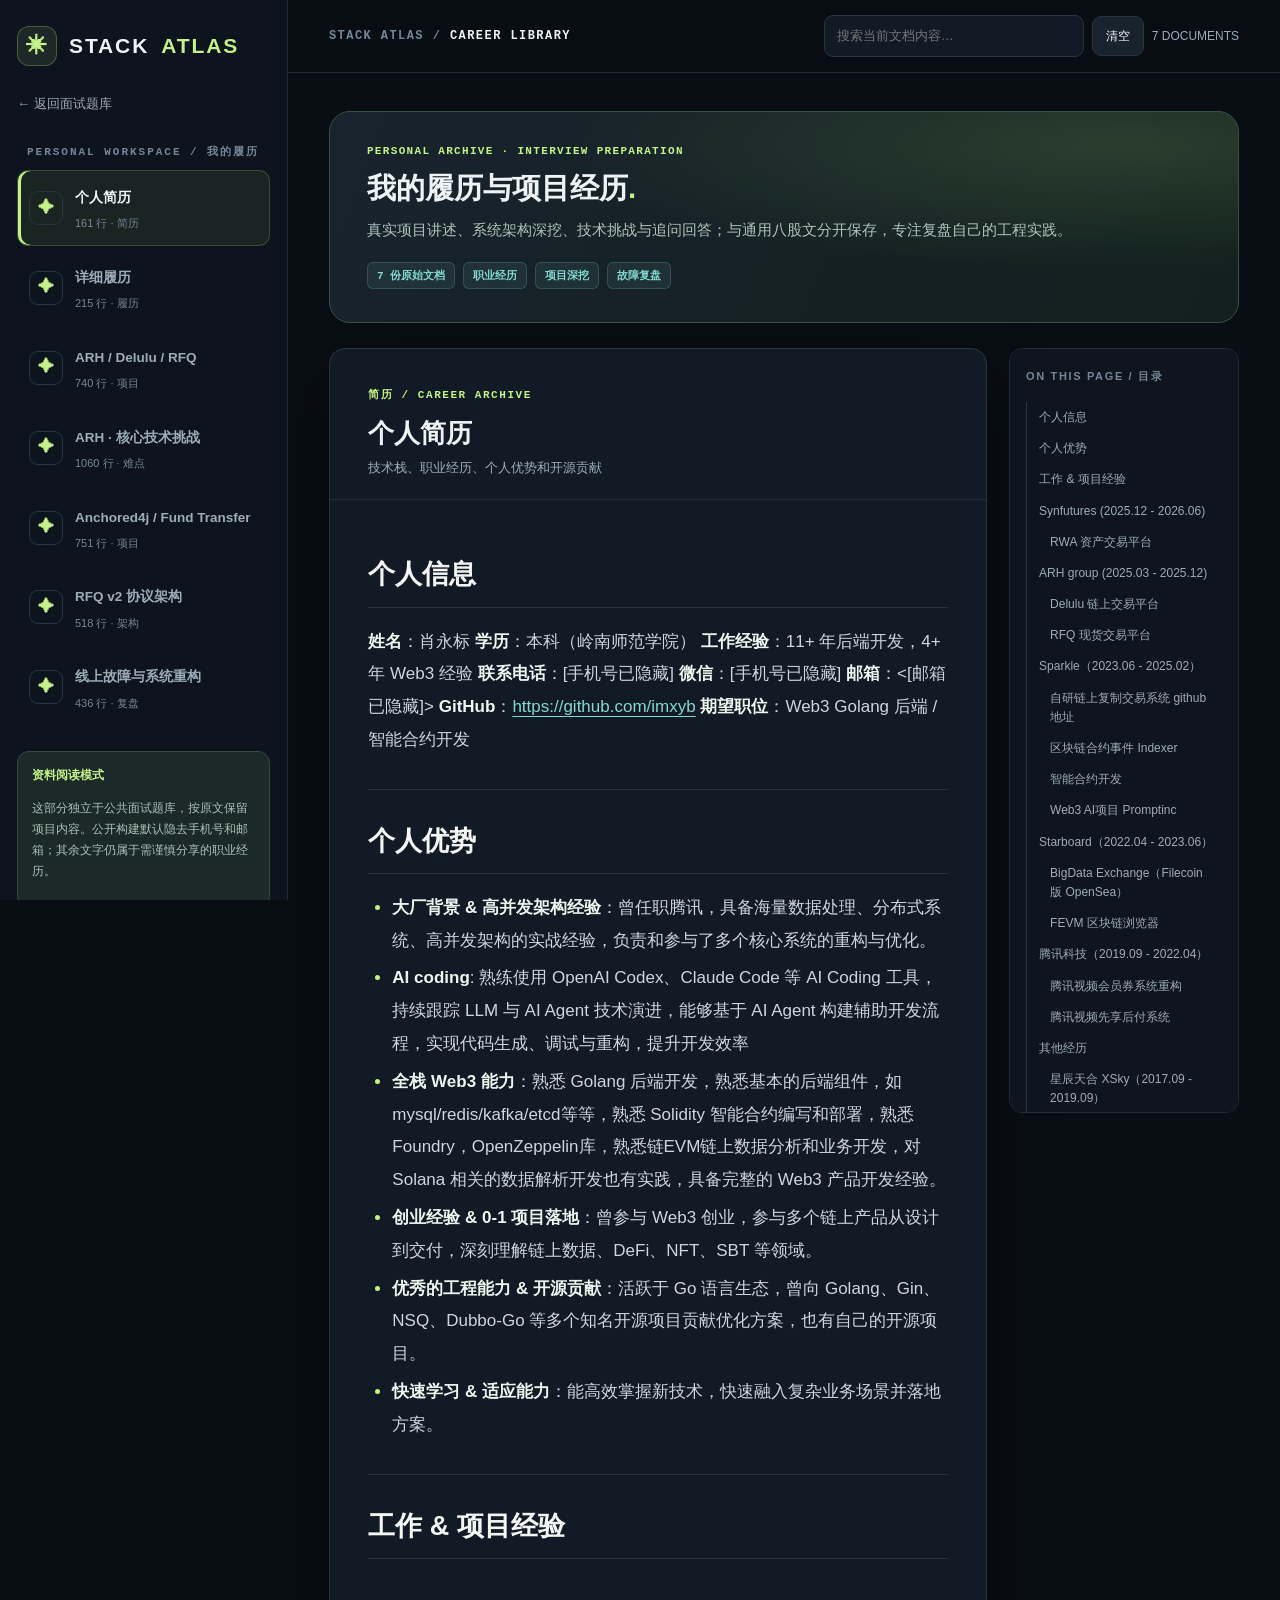
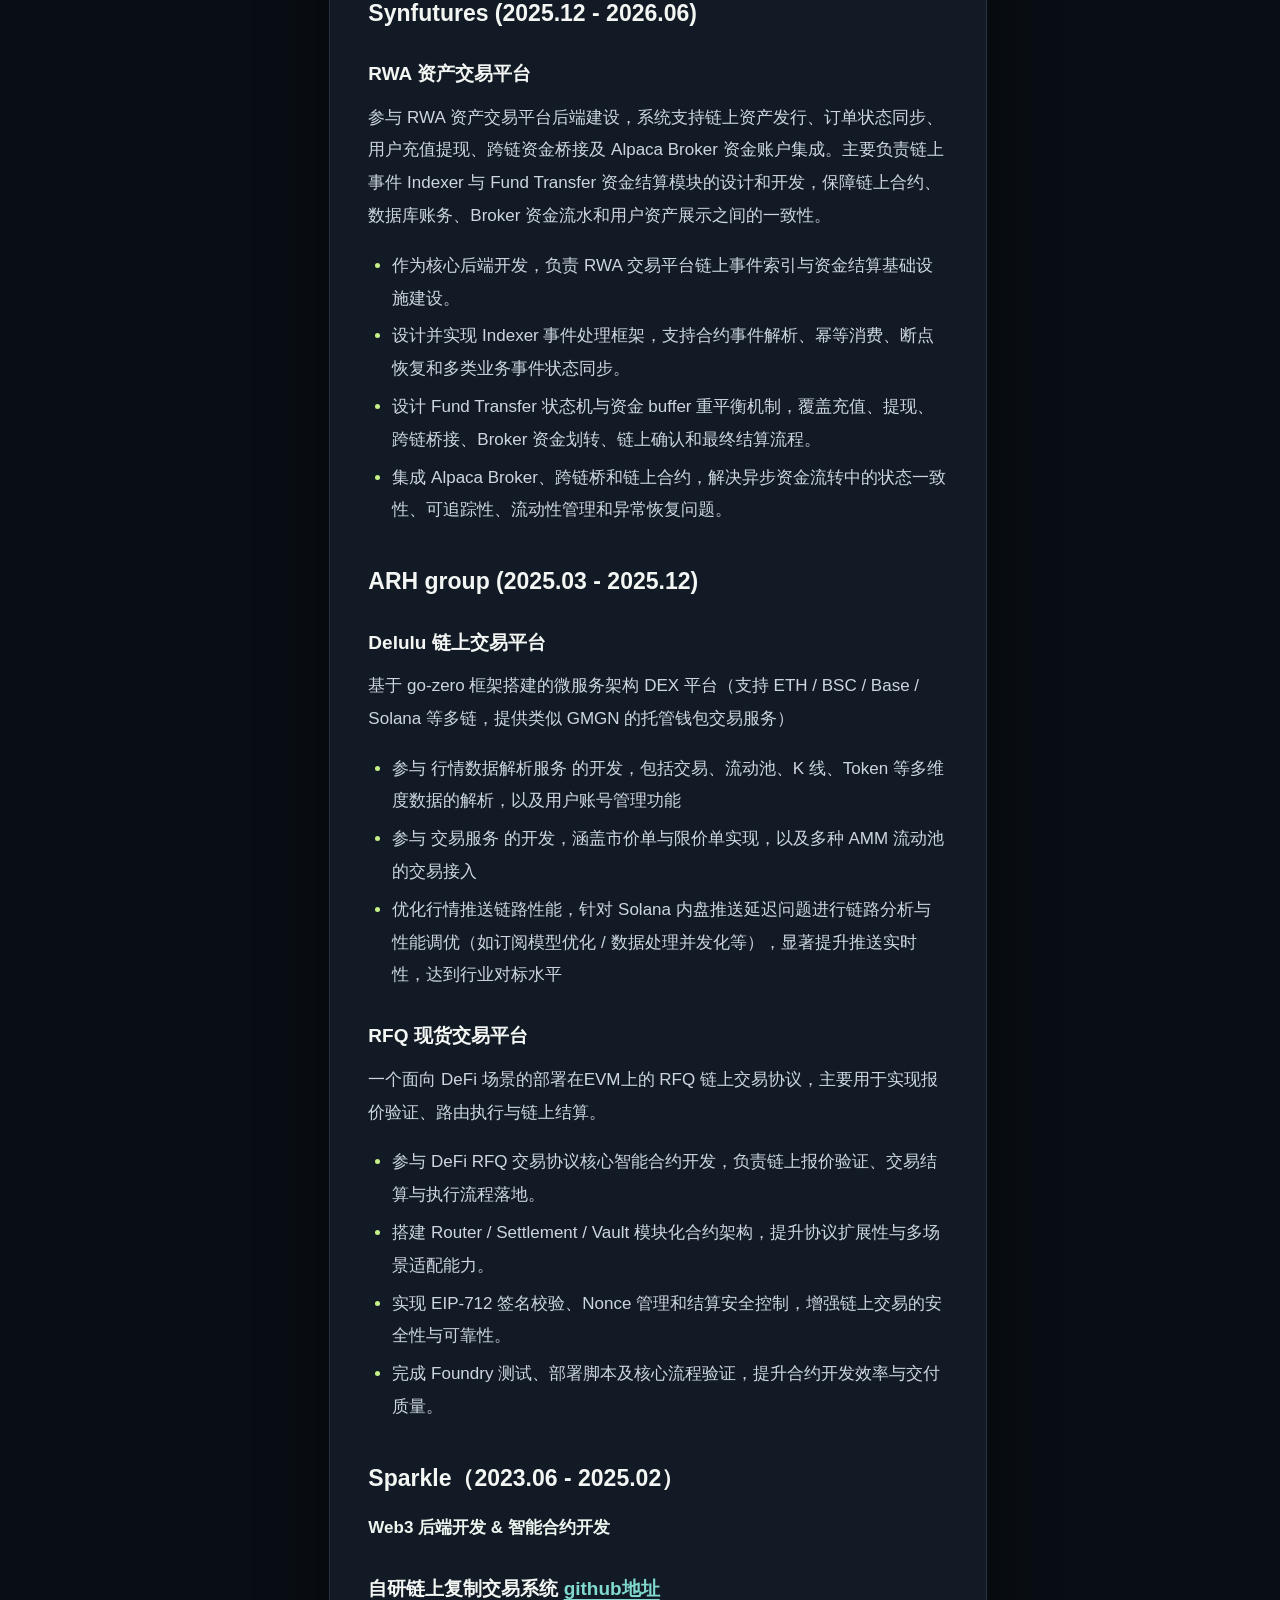
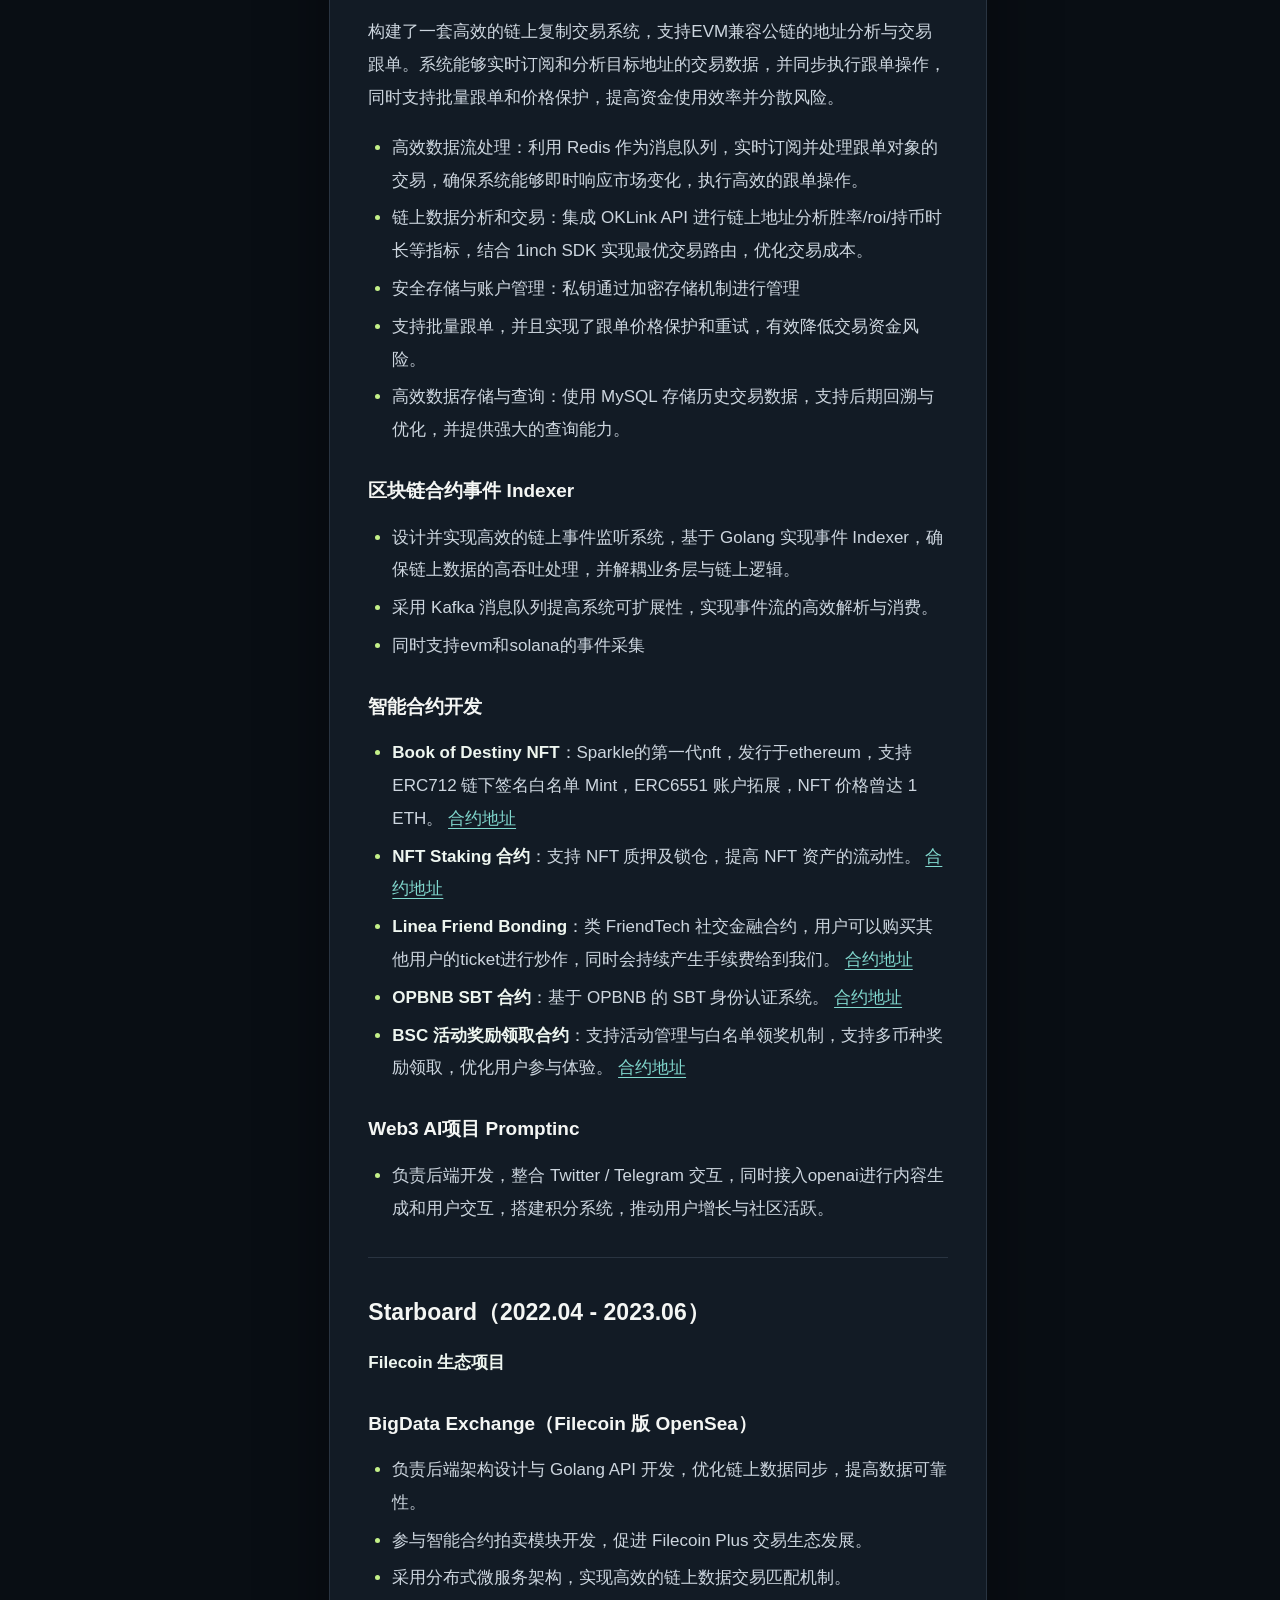
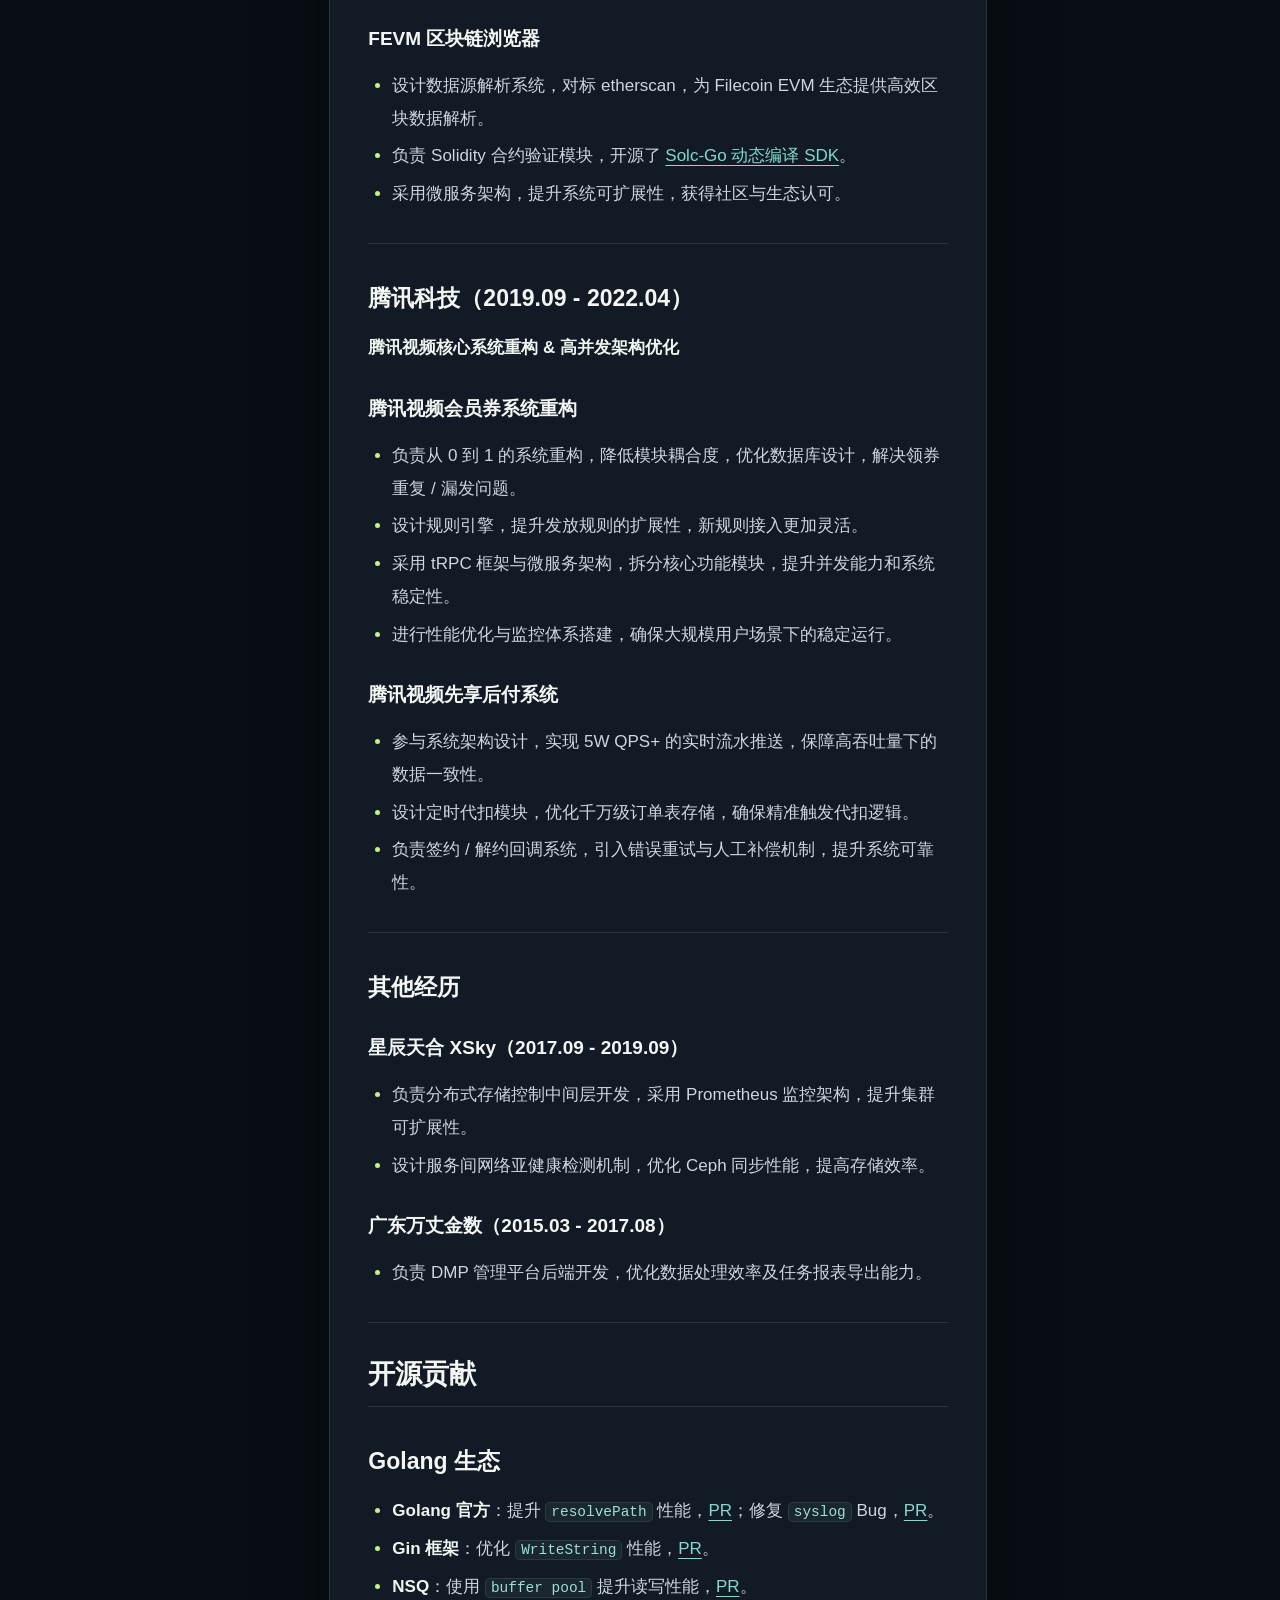
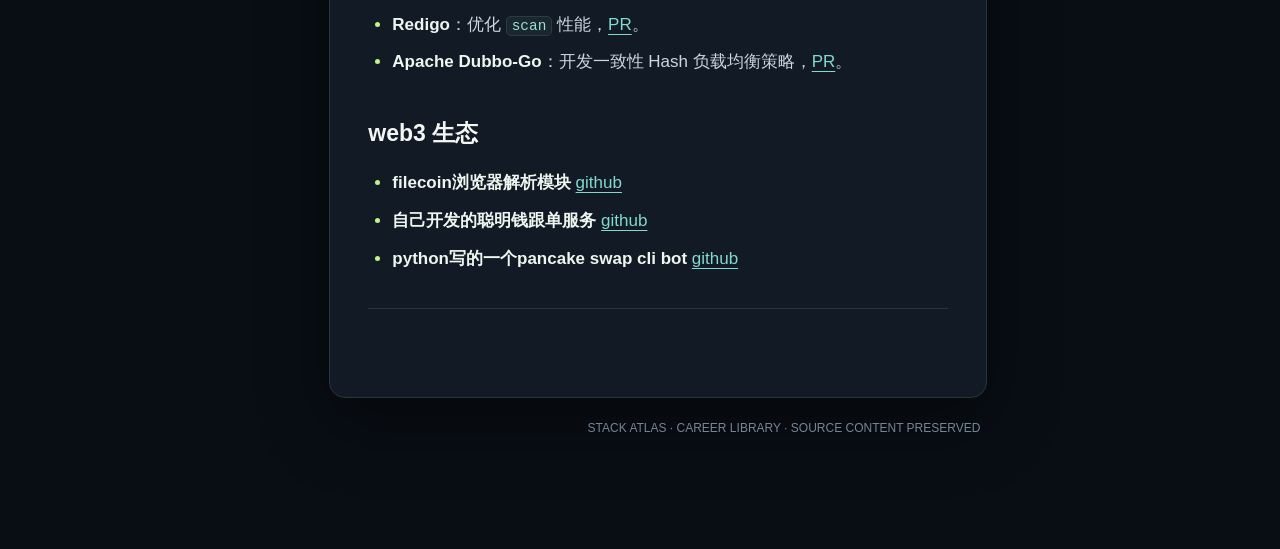
<file: career.html>
<!doctype html><html lang="zh-CN"><head><meta charset="utf-8"><meta name="viewport" content="width=device-width,initial-scale=1"><meta name="color-scheme" content="dark"><title>我的履历 · Stack Atlas</title><style>
:root{--bg:#090e14;--side:#0d141d;--panel:#121b25;--panel2:#18232e;--border:#293441;--border2:#202c37;--text:#eef3f6;--muted:#9cacb9;--subtle:#758697;--lime:#c4f189;--cyan:#81d9cf;--shadow:0 24px 70px #0006;font-family:Inter,-apple-system,BlinkMacSystemFont,"PingFang SC","Microsoft YaHei",sans-serif;color-scheme:dark}
*{box-sizing:border-box}html{scroll-behavior:smooth}body{margin:0;background:var(--bg);color:var(--text);line-height:1.7}button,input{font:inherit}button{cursor:pointer}a{color:inherit;text-decoration:none}button:focus-visible,a:focus-visible{outline:2px solid var(--lime);outline-offset:3px}
.shell{display:grid;grid-template-columns:288px minmax(0,1fr);min-height:100vh}.sidebar{position:sticky;top:0;height:100vh;overflow:auto;background:var(--side);border-right:1px solid var(--border2);padding:26px 17px}.brand{font-weight:850;letter-spacing:.09em;font-size:21px;display:flex;align-items:center;gap:12px}.brand-mark{height:40px;width:40px;background:#c4f18918;display:grid;place-items:center;border:1px solid #c4f18940;border-radius:12px;color:var(--lime)}.brand b{color:var(--lime)}.back{display:flex;align-items:center;gap:8px;margin:27px 0 29px;color:var(--muted);font-size:13px}.back:hover{color:var(--lime)}.overline{font:700 11px ui-monospace,monospace;letter-spacing:.18em;color:var(--subtle);margin:24px 10px 11px}.doc-tab{display:flex;gap:12px;width:100%;background:transparent;border:1px solid transparent;color:var(--muted);text-align:left;border-radius:11px;padding:12px 11px;margin-bottom:4px;align-items:center}.doc-tab:hover{background:var(--panel2);color:var(--text)}.doc-tab.active{background:#bce97513;border-color:#bce97533;color:var(--text);box-shadow:inset 3px 0 var(--lime)}.doc-tab .glyph{width:34px;height:34px;display:grid;place-items:center;border:1px solid var(--border);border-radius:9px;color:var(--lime);flex:none;font-size:17px}.doc-tab strong{font-size:13.5px;line-height:1.4;font-weight:650}.doc-tab small{display:block;color:var(--subtle);font-size:11px;margin-top:4px}.side-note{padding:13px 14px;background:#1b2928;border:1px solid #324b45;border-radius:12px;color:#abc2b7;font-size:12px;line-height:1.75;margin-top:26px}.side-note strong{color:var(--lime)}
.main{min-width:0}.topbar{height:73px;border-bottom:1px solid var(--border2);padding:0 clamp(20px,3.2vw,60px);display:flex;align-items:center;justify-content:space-between;gap:16px;position:sticky;top:0;z-index:20;background:#090e14ec;backdrop-filter:blur(14px)}.crumb{font:700 12px ui-monospace,monospace;color:var(--subtle);letter-spacing:.12em}.crumb strong{color:var(--text)}.counter{font-size:12px;color:var(--muted)}.content{padding:38px clamp(20px,3.2vw,60px) 90px;max-width:1550px;margin:0 auto}.hero{background:radial-gradient(ellipse at 87% 16%,#b3e97925,transparent 50%),linear-gradient(110deg,#18232d,#12201e);border:1px solid #385144;border-radius:21px;padding:33px 37px;position:relative;overflow:hidden}.eyebrow{color:var(--lime);font:750 11px ui-monospace,monospace;letter-spacing:.12em}.hero h1{font-size:clamp(29px,2.3vw,39px);line-height:1.25;margin:13px 0 10px}.hero p{color:#afc3bb;font-size:15px;margin:0;max-width:780px}.chips{display:flex;gap:8px;margin-top:20px;flex-wrap:wrap}.chip{font:600 11px ui-monospace,monospace;color:var(--cyan);padding:5px 9px;background:#8bd8cc15;border:1px solid #8bd8cc30;border-radius:6px}.workspace{display:grid;grid-template-columns:minmax(0,1fr) 230px;gap:22px;margin-top:25px;align-items:start}.paper{background:var(--panel);border:1px solid var(--border);border-radius:16px;min-width:0;overflow:hidden;box-shadow:var(--shadow)}.paper-head{padding:30px clamp(23px,3vw,43px) 20px;border-bottom:1px solid var(--border2)}.paper-head .label{color:var(--lime);font:700 11px ui-monospace,monospace;letter-spacing:.14em}.paper-head h2{font-size:26px;margin:11px 0 6px;line-height:1.3}.paper-head p{color:var(--muted);font-size:13px;margin:0}.article{padding:25px clamp(23px,3vw,43px) 56px;color:#cdd6df;font-size:17px;line-height:1.93;overflow-wrap:anywhere}.article h1,.article h2,.article h3,.article h4{color:#f4f6f4;scroll-margin-top:95px;line-height:1.45}.article h1{font-size:27px;margin:30px 0 18px;padding-bottom:12px;border-bottom:1px solid var(--border)}.article h2{font-size:23px;margin:38px 0 17px}.article h3{font-size:19px;margin:30px 0 14px}.article h4{font-size:17px;margin:24px 0 12px}.article strong{color:#eef6f0}.article p{margin:11px 0 17px}.article ul,.article ol{padding-left:24px}.article li{margin:5px 0}.article li::marker{color:var(--lime)}.article pre{background:#0b121a;border:1px solid #344553;border-radius:12px;padding:18px;overflow:auto;font:13px/1.8 ui-monospace,Consolas,monospace;color:#bde0da;white-space:pre;tab-size:4}.article code{background:#26373c70;border:1px solid #57747445;padding:1px 5px;border-radius:5px;color:#9fdfd5;font:0.85em ui-monospace,Consolas,monospace}.article pre code{border:none;background:none;padding:0;color:inherit;font:inherit}.article blockquote{margin:20px 0;padding:10px 17px;background:#b7eb8d0a;border-left:3px solid var(--lime);color:#b6c7bc}.article table{border-collapse:collapse;width:100%;font-size:14px;display:block;overflow:auto}.article th,.article td{border-bottom:1px solid var(--border);padding:10px 13px;text-align:left;min-width:85px}.article th{background:var(--panel2);color:var(--text)}.article hr{border:0;border-top:1px solid var(--border);margin:32px 0}.article a{color:var(--cyan);text-decoration:underline;text-underline-offset:4px}.article img{max-width:100%;height:auto}.article mark{background:var(--lime);color:#132012}
.toc{position:sticky;top:100px;border:1px solid var(--border2);border-radius:13px;background:#0e151e;max-height:calc(100vh - 135px);overflow:auto;padding:18px 13px 18px 16px}.toc-title{font-size:11px;font-weight:800;color:var(--subtle);letter-spacing:.15em;margin:0 0 16px}.toc a{display:block;color:var(--muted);font-size:12px;line-height:1.6;padding:6px 8px 6px 12px;border-left:1px solid var(--border);overflow-wrap:anywhere}.toc a:hover,.toc a.active{color:var(--lime);border-left-color:var(--lime)}.toc a.l3{padding-left:23px}.toc a.l4{padding-left:32px;font-size:11px}.actions{display:flex;align-items:center;gap:8px;flex-wrap:wrap}.action{border:1px solid var(--border);background:var(--panel2);color:var(--text);border-radius:9px;padding:9px 13px;font-size:12px}.action:hover{border-color:var(--lime)}.search-wrap{position:relative;display:flex;align-items:center;gap:9px}.search{border:1px solid var(--border);background:var(--panel);color:var(--text);border-radius:9px;padding:9px 12px;width:260px;outline:none;font-size:13px}.search:focus{border-color:var(--lime)}.empty{padding:38px;border:1px dashed var(--border);border-radius:12px;color:var(--muted);text-align:center}.mobile-switch{display:none}.footer{font-size:12px;color:var(--subtle);margin:20px 0;text-align:center}
@media(max-width:1180px){.workspace{grid-template-columns:1fr}.toc{position:static;max-height:210px;order:-1}.shell{grid-template-columns:245px minmax(0,1fr)}.sidebar{padding:22px 11px}}@media(max-width:760px){.shell{display:block}.sidebar{display:none;position:static;height:auto}.sidebar.open{display:block}.mobile-switch{display:inline-block}.topbar{padding:0 15px}.content{padding:20px 13px 50px}.hero{padding:23px}.hero h1{font-size:27px}.article{font-size:15.5px;padding:18px}.paper-head{padding:18px}.search{width:145px}.crumb{font-size:10px}.workspace{gap:12px}}

/* Mobile document reading, with overlay drawer and collapsible table of contents */
.career-overlay{display:none}
@media(max-width:760px){
 html{-webkit-text-size-adjust:100%}
 body{font-size:16px;overflow-x:hidden}
 button,a,input{touch-action:manipulation}
 .shell{display:block;min-width:0}
 .main{min-width:0;width:100%}
 .topbar{height:61px;padding:0 10px;gap:7px}
 .topbar>.actions{min-width:0;gap:6px}
 .topbar>.actions:last-child{flex:1}
 .crumb,.counter,#clear-search{display:none}
 .mobile-switch{display:inline-flex;align-items:center;justify-content:center;min-width:65px;min-height:43px;padding:7px 10px;font-size:13px;white-space:nowrap}
 .search{width:100%;min-width:0;height:43px;font-size:16px;padding:9px}
 .sidebar{display:block;position:fixed;inset:0 auto 0 0;height:100dvh;width:min(310px,88vw);max-width:88vw;overflow-y:auto;z-index:52;padding:22px 14px max(24px,env(safe-area-inset-bottom));transform:translateX(-110%);transition:transform .22s ease;box-shadow:12px 0 80px #0008}
 .sidebar.open{display:block;transform:translateX(0)}
 .doc-tab{min-height:55px;padding:12px}
 .doc-tab strong{font-size:15px}
 .doc-tab small{font-size:12px}
 .career-overlay{display:none;position:fixed;inset:0;z-index:51;width:100%;height:100%;border:0;background:#000a}
 body.career-drawer-open .career-overlay{display:block}
 .content{padding:15px 12px calc(70px + env(safe-area-inset-bottom));max-width:100%}
 .hero{padding:22px 19px;border-radius:16px}
 .hero h1{font-size:clamp(25px,7vw,31px);margin:12px 0 9px}
 .hero p{font-size:14px;line-height:1.65}
 .chips{gap:6px;margin-top:13px}
 .chip{font-size:11px;padding:6px 8px}
 .workspace{display:block;margin-top:14px}
 .paper{border-radius:14px}
 .paper-head{padding:21px 17px 18px}
 .paper-head h2{font-size:24px}
 .paper-head p{font-size:13px}
 .article{padding:17px 16px 45px;font-size:16px;line-height:1.85;overflow-wrap:anywhere;word-break:normal}
 .article h1{font-size:23px;margin:28px 0 16px}
 .article h2{font-size:21px;margin:29px 0 15px}
 .article h3{font-size:18px;margin:24px 0 13px}
 .article h4{font-size:17px;margin:22px 0 11px}
 .article h1,.article h2,.article h3,.article h4{scroll-margin-top:77px}
 .article ul,.article ol{padding-left:21px;margin:12px 0}
 .article li{line-height:1.75;margin:8px 0}
 .article p{margin:11px 0 17px}
 .article pre{max-width:100%;overflow-x:auto;-webkit-overflow-scrolling:touch;font-size:13px;line-height:1.7;padding:14px 12px}
 .article code{overflow-wrap:anywhere;word-break:break-word}
 .article pre code{word-break:normal;overflow-wrap:normal}
 .article table{display:block;max-width:100%;overflow-x:auto;-webkit-overflow-scrolling:touch;font-size:13px}
 .article table th,.article table td{min-width:120px;padding:9px 10px;line-height:1.6}
 .article blockquote{margin:18px 0;padding:10px 13px}
 .toc{display:none;position:fixed;z-index:48;top:70px;left:12px;right:12px;width:auto;max-height:min(72dvh,620px);overflow:auto;order:unset;border:1px solid #4d675f;box-shadow:0 18px 80px #000b;background:#101b25}
 .toc.open{display:block}
 .toc a{font-size:14px;min-height:37px;padding:8px 12px}
 .toc a.l3{padding-left:24px}
 .toc a.l4{padding-left:34px;font-size:13px}
 .footer{padding:0 10px;font-size:11px}
}
@media(max-width:380px){
 .topbar{gap:4px;padding:0 7px}
 .mobile-switch{min-width:57px;padding:6px 7px;font-size:12px}
 .search{font-size:16px}
 .article{padding:15px 13px 34px;font-size:15.5px}
}
@media(prefers-reduced-motion:reduce){.sidebar{transition:none}}
</style></head><body><div class="shell"><aside class="sidebar" id="sidebar"><div class="brand"><div class="brand-mark">✳</div> STACK <b>ATLAS</b></div><a href="./index.html" class="back">← 返回面试题库</a><div class="overline">PERSONAL WORKSPACE / 我的履历</div><nav id="docs-nav"><button class="doc-tab" type="button" data-open="resume"><span class="glyph">✦</span><span><strong>个人简历</strong><small>161 行 · 简历</small></span></button><button class="doc-tab" type="button" data-open="background"><span class="glyph">✦</span><span><strong>详细履历</strong><small>215 行 · 履历</small></span></button><button class="doc-tab" type="button" data-open="arh"><span class="glyph">✦</span><span><strong>ARH / Delulu / RFQ</strong><small>740 行 · 项目</small></span></button><button class="doc-tab" type="button" data-open="challenges"><span class="glyph">✦</span><span><strong>ARH · 核心技术挑战</strong><small>1060 行 · 难点</small></span></button><button class="doc-tab" type="button" data-open="anchored"><span class="glyph">✦</span><span><strong>Anchored4j / Fund Transfer</strong><small>751 行 · 项目</small></span></button><button class="doc-tab" type="button" data-open="rfq"><span class="glyph">✦</span><span><strong>RFQ v2 协议架构</strong><small>518 行 · 架构</small></span></button><button class="doc-tab" type="button" data-open="incidents"><span class="glyph">✦</span><span><strong>线上故障与系统重构</strong><small>436 行 · 复盘</small></span></button></nav><div class="side-note"><strong>资料阅读模式</strong><p>这部分独立于公共面试题库，按原文保留项目内容。公开构建默认隐去手机号和邮箱；其余文字仍属于需谨慎分享的职业经历。</p></div></aside><button class="career-overlay" id="career-overlay" type="button" aria-label="关闭导航"></button><div class="main"><div class="topbar"><div class="actions"><button class="action mobile-switch" id="mobile-menu" type="button" aria-controls="sidebar" aria-expanded="false">☰ 文档</button><button class="action mobile-switch" id="mobile-toc" type="button" aria-controls="toc-links" aria-expanded="false">☷ 目录</button><span class="crumb">STACK ATLAS / <strong>CAREER LIBRARY</strong></span></div><div class="actions"><input class="search" id="search" type="search" placeholder="搜索当前文档内容…" autocomplete="off"><button class="action" id="clear-search">清空</button><span class="counter" id="doc-counter">7 DOCUMENTS</span></div></div><main class="content"><section class="hero"><div class="eyebrow">PERSONAL ARCHIVE · INTERVIEW PREPARATION</div><h1>我的履历与项目经历<span style="color:var(--lime)">.</span></h1><p>真实项目讲述、系统架构深挖、技术挑战与追问回答；与通用八股文分开保存，专注复盘自己的工程实践。</p><div class="chips"><span class="chip">7 份原始文档</span><span class="chip">职业经历</span><span class="chip">项目深挖</span><span class="chip">故障复盘</span></div></section><div class="workspace"><div class="paper" id="paper"><section class="doc-page" data-doc="resume" hidden><div class="paper-head"><span class="label">简历 / CAREER ARCHIVE</span><h2>个人简历</h2><p>技术栈、职业经历、个人优势和开源贡献</p></div><article class="article"><h1 id="resume-h1">个人信息</h1>
<p><strong>姓名</strong>：肖永标
<strong>学历</strong>：本科（岭南师范学院）
<strong>工作经验</strong>：11+ 年后端开发，4+ 年 Web3 经验
<strong>联系电话</strong>：[手机号已隐藏]
<strong>微信</strong>：[手机号已隐藏]
<strong>邮箱</strong>：&lt;[邮箱已隐藏]&gt;
<strong>GitHub</strong>：<a href="https://github.com/imxyb">https://github.com/imxyb</a>
<strong>期望职位</strong>：Web3 Golang 后端 / 智能合约开发</p>
<hr>
<h1 id="resume-h2">个人优势</h1>
<ul>
<li><strong>大厂背景 &amp; 高并发架构经验</strong>：曾任职腾讯，具备海量数据处理、分布式系统、高并发架构的实战经验，负责和参与了多个核心系统的重构与优化。</li>
<li><strong>AI coding</strong>: 熟练使用 OpenAI Codex、Claude Code 等 AI Coding 工具，持续跟踪 LLM 与 AI Agent 技术演进，能够基于 AI Agent 构建辅助开发流程，实现代码生成、调试与重构，提升开发效率</li>
<li><strong>全栈 Web3 能力</strong>：熟悉 Golang 后端开发，熟悉基本的后端组件，如mysql/redis/kafka/etcd等等，熟悉 Solidity 智能合约编写和部署，熟悉Foundry，OpenZeppelin库，熟悉链EVM链上数据分析和业务开发，对 Solana 相关的数据解析开发也有实践，具备完整的 Web3 产品开发经验。</li>
<li><strong>创业经验 &amp; 0-1 项目落地</strong>：曾参与 Web3 创业，参与多个链上产品从设计到交付，深刻理解链上数据、DeFi、NFT、SBT 等领域。</li>
<li><strong>优秀的工程能力 &amp; 开源贡献</strong>：活跃于 Go 语言生态，曾向 Golang、Gin、NSQ、Dubbo-Go 等多个知名开源项目贡献优化方案，也有自己的开源项目。</li>
<li><strong>快速学习 &amp; 适应能力</strong>：能高效掌握新技术，快速融入复杂业务场景并落地方案。</li>
</ul>
<hr>
<h1 id="resume-h3">工作 &amp; 项目经验</h1>
<h2 id="resume-h4">Synfutures (2025.12 - 2026.06)</h2>
<h3 id="resume-h5">RWA 资产交易平台</h3>
<p>参与 RWA 资产交易平台后端建设，系统支持链上资产发行、订单状态同步、用户充值提现、跨链资金桥接及 Alpaca Broker 资金账户集成。主要负责链上事件 Indexer 与 Fund Transfer 资金结算模块的设计和开发，保障链上合约、数据库账务、Broker 资金流水和用户资产展示之间的一致性。</p>
<ul>
<li>作为核心后端开发，负责 RWA 交易平台链上事件索引与资金结算基础设施建设。</li>
<li>设计并实现 Indexer 事件处理框架，支持合约事件解析、幂等消费、断点恢复和多类业务事件状态同步。</li>
<li>设计 Fund Transfer 状态机与资金 buffer 重平衡机制，覆盖充值、提现、跨链桥接、Broker 资金划转、链上确认和最终结算流程。</li>
<li>集成 Alpaca Broker、跨链桥和链上合约，解决异步资金流转中的状态一致性、可追踪性、流动性管理和异常恢复问题。</li>
</ul>
<h2 id="resume-h6">ARH group (2025.03 - 2025.12)</h2>
<h3 id="resume-h7">Delulu 链上交易平台</h3>
<p>基于 go-zero 框架搭建的微服务架构 DEX 平台（支持 ETH / BSC / Base / Solana 等多链，提供类似 GMGN 的托管钱包交易服务）</p>
<ul>
<li>参与 行情数据解析服务 的开发，包括交易、流动池、K 线、Token 等多维度数据的解析，以及用户账号管理功能</li>
<li>参与 交易服务 的开发，涵盖市价单与限价单实现，以及多种 AMM 流动池的交易接入</li>
<li>优化行情推送链路性能，针对 Solana 内盘推送延迟问题进行链路分析与性能调优（如订阅模型优化 / 数据处理并发化等），显著提升推送实时性，达到行业对标水平</li>
</ul>
<h3 id="resume-h8">RFQ 现货交易平台</h3>
<p>一个面向 DeFi 场景的部署在EVM上的 RFQ 链上交易协议，主要用于实现报价验证、路由执行与链上结算。</p>
<ul>
<li>参与 DeFi RFQ 交易协议核心智能合约开发，负责链上报价验证、交易结算与执行流程落地。</li>
<li>搭建 Router / Settlement / Vault 模块化合约架构，提升协议扩展性与多场景适配能力。</li>
<li>实现 EIP-712 签名校验、Nonce 管理和结算安全控制，增强链上交易的安全性与可靠性。</li>
<li>完成 Foundry 测试、部署脚本及核心流程验证，提升合约开发效率与交付质量。</li>
</ul>
<h2 id="resume-h9">Sparkle（2023.06 - 2025.02）</h2>
<p><strong>Web3 后端开发 &amp; 智能合约开发</strong></p>
<h3 id="resume-h10">自研链上复制交易系统 <a href="https://github.com/imxyb/smart-money-hunter">github地址</a></h3>
<p>构建了一套高效的链上复制交易系统，支持EVM兼容公链的地址分析与交易跟单。系统能够实时订阅和分析目标地址的交易数据，并同步执行跟单操作，同时支持批量跟单和价格保护，提高资金使用效率并分散风险。</p>
<ul>
<li>高效数据流处理：利用 Redis 作为消息队列，实时订阅并处理跟单对象的交易，确保系统能够即时响应市场变化，执行高效的跟单操作。</li>
<li>链上数据分析和交易：集成 OKLink API 进行链上地址分析胜率/roi/持币时长等指标，结合 1inch SDK 实现最优交易路由，优化交易成本。</li>
<li>安全存储与账户管理：私钥通过加密存储机制进行管理</li>
<li>支持批量跟单，并且实现了跟单价格保护和重试，有效降低交易资金风险。</li>
<li>高效数据存储与查询：使用 MySQL 存储历史交易数据，支持后期回溯与优化，并提供强大的查询能力。</li>
</ul>
<h3 id="resume-h11">区块链合约事件 Indexer</h3>
<ul>
<li>设计并实现高效的链上事件监听系统，基于 Golang 实现事件 Indexer，确保链上数据的高吞吐处理，并解耦业务层与链上逻辑。</li>
<li>采用 Kafka 消息队列提高系统可扩展性，实现事件流的高效解析与消费。</li>
<li>同时支持evm和solana的事件采集</li>
</ul>
<h3 id="resume-h12">智能合约开发</h3>
<ul>
<li><strong>Book of Destiny NFT</strong>：Sparkle的第一代nft，发行于ethereum，支持 ERC712 链下签名白名单 Mint，ERC6551 账户拓展，NFT 价格曾达 1 ETH。
<a href="https://etherscan.io/address/0x7e92985a88b628393558782e35f617ac4b10c92e">合约地址</a></li>
<li><strong>NFT Staking 合约</strong>：支持 NFT 质押及锁仓，提高 NFT 资产的流动性。
<a href="https://etherscan.io/address/0x8066d1a6A6108a759234ae15124C79D14976a316">合约地址</a></li>
<li><strong>Linea Friend Bonding</strong>：类 FriendTech 社交金融合约，用户可以购买其他用户的ticket进行炒作，同时会持续产生手续费给到我们。
<a href="https://lineascan.build/address/0x8DC13bA96E6BD261E067e42c5D076E1204433755">合约地址</a></li>
<li><strong>OPBNB SBT 合约</strong>：基于 OPBNB 的 SBT 身份认证系统。
<a href="https://opbnbscan.com/address/0xf0d38ee967c6ebc7d5a1bc2bf0ccd8f22d14df6f">合约地址</a></li>
<li><strong>BSC 活动奖励领取合约</strong>：支持活动管理与白名单领奖机制，支持多币种奖励领取，优化用户参与体验。
<a href="https://bscscan.com/address/0x191cb46dE2bDE4890eb2f3aa700a98695f433f05">合约地址</a></li>
</ul>
<h3 id="resume-h13">Web3 AI项目 Promptinc</h3>
<ul>
<li>负责后端开发，整合 Twitter / Telegram 交互，同时接入openai进行内容生成和用户交互，搭建积分系统，推动用户增长与社区活跃。</li>
</ul>
<hr>
<h2 id="resume-h14">Starboard（2022.04 - 2023.06）</h2>
<p><strong>Filecoin 生态项目</strong></p>
<h3 id="resume-h15">BigData Exchange（Filecoin 版 OpenSea）</h3>
<ul>
<li>负责后端架构设计与 Golang API 开发，优化链上数据同步，提高数据可靠性。</li>
<li>参与智能合约拍卖模块开发，促进 Filecoin Plus 交易生态发展。</li>
<li>采用分布式微服务架构，实现高效的链上数据交易匹配机制。</li>
</ul>
<h3 id="resume-h16">FEVM 区块链浏览器</h3>
<ul>
<li>设计数据源解析系统，对标 etherscan，为 Filecoin EVM 生态提供高效区块数据解析。</li>
<li>负责 Solidity 合约验证模块，开源了 <a href="https://github.com/imxyb/solc-go">Solc-Go 动态编译 SDK</a>。</li>
<li>采用微服务架构，提升系统可扩展性，获得社区与生态认可。</li>
</ul>
<hr>
<h2 id="resume-h17">腾讯科技（2019.09 - 2022.04）</h2>
<p><strong>腾讯视频核心系统重构 &amp; 高并发架构优化</strong></p>
<h3 id="resume-h18">腾讯视频会员券系统重构</h3>
<ul>
<li>负责从 0 到 1 的系统重构，降低模块耦合度，优化数据库设计，解决领券重复 / 漏发问题。</li>
<li>设计规则引擎，提升发放规则的扩展性，新规则接入更加灵活。</li>
<li>采用 tRPC 框架与微服务架构，拆分核心功能模块，提升并发能力和系统稳定性。</li>
<li>进行性能优化与监控体系搭建，确保大规模用户场景下的稳定运行。</li>
</ul>
<h3 id="resume-h19">腾讯视频先享后付系统</h3>
<ul>
<li>参与系统架构设计，实现 5W QPS+ 的实时流水推送，保障高吞吐量下的数据一致性。</li>
<li>设计定时代扣模块，优化千万级订单表存储，确保精准触发代扣逻辑。</li>
<li>负责签约 / 解约回调系统，引入错误重试与人工补偿机制，提升系统可靠性。</li>
</ul>
<hr>
<h2 id="resume-h20">其他经历</h2>
<h3 id="resume-h21">星辰天合 XSky（2017.09 - 2019.09）</h3>
<ul>
<li>负责分布式存储控制中间层开发，采用 Prometheus 监控架构，提升集群可扩展性。</li>
<li>设计服务间网络亚健康检测机制，优化 Ceph 同步性能，提高存储效率。</li>
</ul>
<h3 id="resume-h22">广东万丈金数（2015.03 - 2017.08）</h3>
<ul>
<li>负责 DMP 管理平台后端开发，优化数据处理效率及任务报表导出能力。</li>
</ul>
<hr>
<h1 id="resume-h23">开源贡献</h1>
<h2 id="resume-h24">Golang 生态</h2>
<ul>
<li><strong>Golang 官方</strong>：提升 <code>resolvePath</code> 性能，<a href="https://go-review.googlesource.com/c/go/+/264817">PR</a>；修复 <code>syslog</code> Bug，<a href="https://go-review.googlesource.com/c/go/+/264297">PR</a>。</li>
<li><strong>Gin 框架</strong>：优化 <code>WriteString</code> 性能，<a href="https://github.com/gin-gonic/gin/pull/2508">PR</a>。</li>
<li><strong>NSQ</strong>：使用 <code>buffer pool</code> 提升读写性能，<a href="https://github.com/nsqio/nsq/pull/1292">PR</a>。</li>
<li><strong>Redigo</strong>：优化 <code>scan</code> 性能，<a href="https://github.com/gomodule/redigo/pull/523">PR</a>。</li>
<li><strong>Apache Dubbo-Go</strong>：开发一致性 Hash 负载均衡策略，<a href="https://github.com/apache/dubbo-go/pull/261">PR</a>。</li>
</ul>
<h2 id="resume-h25">web3 生态</h2>
<ul>
<li><strong>filecoin浏览器解析模块</strong> <a href="https://github.com/Spacescope/meta-task">github</a></li>
<li><strong>自己开发的聪明钱跟单服务</strong>  <a href="https://github.com/imxyb/smart-money-hunter">github</a></li>
<li><strong>python写的一个pancake swap cli bot</strong> <a href="https://github.com/imxyb/pancakebot">github</a></li>
</ul>
<hr>
</article></section><section class="doc-page" data-doc="background" hidden><div class="paper-head"><span class="label">履历 / CAREER ARCHIVE</span><h2>详细履历</h2><p>早期项目、架构实践、线上故障与性能优化</p></div><article class="article"><h1 id="background-h1">项目</h1>
<h2 id="background-h2">filecoin 大数据交易所</h2>
<h2 id="background-h3">要点</h2>
<ol>
<li>优化链上和数据库同步问题</li>
</ol>
<ul>
<li>问题：一般的同步做法是，通过订阅链上event来进行数据库同步，但是websocket链接是会偶尔断开导致同步失败。</li>
<li>改进的办法<ol>
<li>对于用户在前端进行合约调用的场景，后端不直接关注，而是由前端在发起合约调用完成只会，再去通过http pai的方式把这次交易的transaction hash和相关的metdata告知后端，后端拿到这些信息后再到链上进行数据获取和同步</li>
<li>前端http api通知的方式也是有问题的，因为发起合约调用本身是一个比较耗时的操作。有可能用户未等合约transaction结束就关闭页面或者前端由于网络抖动通知失败，那么后端就无法感知到这个transaction，就会导致和链上同步不一致了。因此这里的优化是增加全量同步。对于正在拍卖状态的数据交易进行定期全量同步，定期扫描该交易合约的链上log，并分析数据库是否尚未同步，如果是则进行同步</li>
<li>增加监控告警，当链上同步失败或者数据库落记录的落后最新区块过多进行人工告警介入</li>
</ol>
</li>
</ul>
<ol>
<li>优化数据拍卖到期结束的延迟问题</li>
</ol>
<ul>
<li>问题:<ul>
<li>当存量的auction数量增多的时候，轮询数据库成本会变高</li>
<li>存在误点的问题，因为扫描数据库每分钟运行且串行的处理拍卖，拍卖可能不会准时结束，这样可能会导致用户超过结束时间还能进行竞价，从而产生不公平的问题，这个问题在线上也曾发生过，是个比较严重的问题</li>
</ul>
</li>
<li>改进的办法<ol>
<li>使用redis有序集合的办法，改进前在数据库轮询拍卖到期时间，改进后则在redis进行轮询，redis内存读写效率远高于数据库</li>
<li>使用协程创建多个结束拍卖的worker，每个worker可以并行处理结束的流程，提升结束拍卖的效率</li>
<li>除了后端优化之外，还优化智能合约的竞价判断，当blocktime大于拍卖的结束时间直接抛异常不允许竞价</li>
</ol>
</li>
</ul>
<h2 id="background-h4">FEVM 浏览器</h2>
<h2 id="background-h5">要点</h2>
<ul>
<li><p>架构的实现</p>
<ol>
<li>filecoin生态下最有名的数据源系统是lily数据源系统，但是lily有个缺陷，需要内嵌一个完整的filecoin全节点才能运行，成本比较高，扩容也很不方便</li>
<li>我们自己实现的数据源系统是一个微服务架构，主要分为notify-server、task。notify-server是一个监听filecoin链上新高度的服务，调用filecoin rpc的webscoket来获取，task是一组服务，每组服务可以负责不同task的萃取，task指的是block/trasnaction/contract等数据的解析处理，task和notify-server通过redis的list消息队列作为通讯方式，notify-server把监听到的新tipset下发给task服务组，每个task服务根据自己要处理的任务进行入库解析</li>
<li>这个架构还有一个比filecoin官方数据源系统更优秀的地方，就是可以自动补gap，gap指的是某个高度可能丢失，导致task服务组没有成功写入这个高度的数据到数据库。task服务组会上报数据解析结果给notify server，同时notifyserver会记录每个发送的tipset以及对应的task组，一旦发现解析失败，notify server会重发这个高度的tipset到task服务组对应的消息队列，对应的task服务组会进行重试。保证了数据源系统的可靠性</li>
</ol>
</li>
<li><p>contract verify是怎么实现的？</p>
<ol>
<li>开发一个golang语言版本的动态获取不同版本solidity静态编译器的tool，原理就是到官方github仓库中获取不同版本的编译器web assembly代码，然后使用golang实现的的js编译器去编译这些wasm代码，再调用其中的solidity_cmplier函数来进行编译</li>
<li>浏览器提供一个api，获取用户指定的编译版本、编译参数、源代码等参数，再把这些参数组合成solidity指定的json-input，相当于是一个编译配置，再去调用写好的solc-go，编译出一个bytecode，再把这个编译结果和链上的合约bytecode比较，就能知道当前这个合约地址是否就是用户上传的代码，如果是，则表示合约校验成功</li>
</ol>
</li>
</ul>
<h2 id="background-h6">腾讯视频会员券服务</h2>
<p><a href="https://www.lelee.top/jishuboke/vivoquanqiushangchengyouhuiquanxitongjiagoushejiyushijian.html">https://www.lelee.top/jishuboke/vivoquanqiushangchengyouhuiquanxitongjiagoushejiyushijian.html</a></p>
<p><a href="https://chatgpt.com/share/68258927-40b4-800b-8083-fb91350f1748">https://chatgpt.com/share/68258927-40b4-800b-8083-fb91350f1748</a></p>
<h3 id="background-h7">要点</h3>
<ul>
<li><p>指标</p>
<p>重构前：并发较高的情况下，查询券服务响应接近1s，偶发超发重发问题</p>
<p>重构后：重发超发问题不再出现，查询券服务响应大概10~15ms左右</p>
</li>
</ul>
<p>&amp;#x9;  重构后的效果：服务职责单一，扩展性更强，耦合性更低。比如发券服务不需要那么高性能，副本数可以少一点，但对于查券和领券服务需要较高性能，可以多一些副本，原来的单体应用是做不到这样灵活的扩容性的</p>
<ul>
<li><p>为什么要重构</p>
<ol>
<li>原来的发券规则都是hardcode在代码里面的，随着运营活动越多，规则越来越多，越来越复杂，在代码层面难以维护，也没办法扩容</li>
<li>整个券系统可以拆分为发券、领券、发券规则管理等模块，但原有系统都耦合在一起，导致系统越来越复杂，扩展性也比较差。在在一些比较热门的发券活动会偶发异常，qps无法满足一些业务场景</li>
<li>偶尔还会出现超发、漏发的问题</li>
</ol>
</li>
<li><p>如何开发规则引擎，一些细节？</p>
<ol>
<li>把规则引擎使用trpc做成一个单独的服务，对外暴露增删改查接口，把常见的运营规则分门别类，并把规则保存到数据库中</li>
<li>做成了单独的服务意味着增加了一层网络调用，因此为了提升性能，这里用了redis缓存，把规则缓存起来，因为规则是大部分不需要变化的改进之后，规则从券系统中解耦，规则的维护也变得更加方便了</li>
</ol>
</li>
<li><p>架构的设计</p>
<ol>
<li>梳理了整个券系统，根据业务类型拆分为发券服务、领券服务、券发佛那个规则服务，每个服务都使用trpc重写，部署在腾讯的一个k8s平台上</li>
<li>解决存储的问题。之前的优惠券都是单表单库存储，目前已经是过亿的级别，一些热门活动查询可能导致整个券系统变得特别慢。因此综合考虑，需要对优惠券表进行分表。这里选用了腾讯一个中间件分表，可以自定义一些路由策略或者key来让请求自动定位到特定的表。因为优惠券关联的是userid，而userid又是很重要的业务字段，经常会被用作查询条件，所以就使用了userid作为hash key来分表。同时数据库做了读写分离<ol>
<li>用其他字段来查，需要怎么做？同步到es，如果要查其他条件，直接查es</li>
<li>旧数据如何做迁移的？对于增量数据，利用mysql的binlog进行同步，历史数据则使用脚本进行迁移，大概耗时半个月迁移完毕</li>
</ol>
</li>
<li>优化热key。缓存是用redis做的，但在某些突发流量场景下可能会大量调用优惠券的查询和领券等接口，这个时候为了进一步缓解redis的压力，对于一些热key还会做一层二级缓存，具体做法是使用了腾讯内部一个hotkey检测的redis proxy，每次客户端查询一个key都会被上报到一个流计算系统里面，流计算系统会实时统计key的瞬时访问量，然后通过kafka的topic推送热key给订阅topic的客户端，从而让券系统能够感知热key并进行二级缓存</li>
<li>解决领券可能发生的重发和超发问题。比如一个用户重复调用了n次领券接口，可能会发生重发问题，这里使用了redis分布式锁的方式来lock住用户的请求，只有当库存扣减、写入数据库开才会unlock，超发问题的根源是库存扣减问题，为了更高的性能，选用了redis的incrby来作为扣减的实现方式，而不是直接更新数据库，redis扣减库存后同步数据库（为了更高的一致性，会有一个全量同步脚本定时校对，防止数据库和redis的不一致）。</li>
<li>发券服务的优化。发券和领券不一样，领券属于用户主动领券，发券属于被动领券，并且发券通常是一次性大规模并发的发送，通常一次发送量级很大，可能会达到亿级别，因此这块做了一些优化：<ol>
<li>去除数据库事务。之前的设计是把整个发券的更新当成一个事务，要么全部成功，要么全部失败，这样效率太低了，我这里进行了一个改进，对于失败的券会记录到一个失败重试表，然后定期由程序或者人工去重发</li>
<li>使用消息队列。发券服务收到发券请求后，不会直接执行，而是投递到kafka的topic中，发券服务会启动n个consumer来消费消息，限制consumer数量从而限制并发的速度，从而不会造成一次性发送过大拖垮系统或者数据库的问题。</li>
</ol>
</li>
<li>还有一个是对依赖接口做了隔离和熔断。优惠券系统内部也依赖各种第三方服务，如果第三方服务不可用会产生连锁反应造成优惠券服务也受牵连，这里使用trpc做了一个隔离和熔断机制</li>
</ol>
</li>
</ul>
<h2 id="background-h8">腾讯先享后付系统</h2>
<h2 id="background-h9">要点</h2>
<ul>
<li><p>如何提升海量订单代扣轮询效率</p>
<ol>
<li>分库分表，缓解存储的读写压力。具体做法是对订单表按照userid取模的方式进行分表，分成了大概24个表。
可能会问的：<ol>
<li>为什么要用userid而不是用视频id？因为防止数据倾斜，而且方便对某一个user进行汇总和查询，如果用视频id的话，有些视频或者剧集电影比较热门，有些很冷门，数据就可能发生倾斜了。假设需要用到其他字段来查？如果这些不算核心业务，把mysql数据表同步一份到es或者hbase之类适合存放海量数据的系统作为这些业务的存储</li>
</ol>
</li>
<li>使用redis作为代扣订单轮询的载体，具体的实现是：<ol>
<li>开发一个定时任务，每天凌晨12点会把第二天需要进行扣款的订单加载到redis的有序集合里面，扣款时间戳作为score，订单id作为member，一共有24个有序集合，均衡存储第二天要代扣的订单，这里分多个集合是为了避免了redis的big key问题</li>
<li>开发一个代扣订单服务，k8s上会部署24个这样的服务，每个服务会监听一个集合，定时按照有序集合的score-当前时间判断是否到了代扣的时间，如果到了则执行代扣逻辑</li>
<li>代扣逻辑执行成功，会删除redis有序集合对应的member，也就是订单id，如果执行失败则重试，重试次数超过3次则触发告警并记录，进行人工补偿</li>
</ol>
</li>
</ol>
</li>
<li><p>如何支撑10wqps的流水推送</p>
<ol>
<li>做好负载均衡，多个副本部署在k8s上</li>
<li>使用redis和lru cache做了多级缓存。因为接收服务里面有一些查询数据库和校验的逻辑，重复和大量的数据库查询会导致数据库压力过大，因此使用redis集群（3个实例）作为第二层cache，然后api服务本身也会做一个lru cache作为第三层cache。<ol>
<li>可能会问，多级缓存如何保持一致？这里才去cache aside的方式，先更新数据库，然后删除redis缓存，再删除lru cache。（更新失败会重试，同时缓存会设置过期，因为这些数据并非很很核心的数据，即便短暂不同步也没太大关系）。还有一种实现方式，就是通过binlog来更新redis缓存和lru cache</li>
</ol>
</li>
<li>异步处理+消息队列，提高并发处理速度。消息队列选型使用kafka，设计模型是一个topic 10个分区左右。api接收流水推送，校验成功后不会马上处理，而是会投递到kafka的topic，然后下游会启动一个消费者去消费topic，再执行流水处理逻辑</li>
<li>优化下游服务的调用。处理流水需要调用到其他服务的接口，我们的系统不能任意的创建无限链接或者调用下游接口，因为下游接口也有可能扛不住压力，因此我们系统也做了一些优化，比如对下游服务做了一个连接池，可以随时复用服务连接，对于一些重复参数的调用，我们也会做对调用返回的结果进行缓存来防止重复进行调用
耗时大概3~5ms</li>
</ol>
</li>
<li><p>如何做好重试
签约和解约回调都是非常关键的环节，一开始使用同步重试的方式，但上游服务指定时间内获取不到系统的回调响应就会重发，先享后付系统本来就已经在重试了，如果返回重复收到更多消息会出现重试风暴，因此这里做了一个优化，当先享后付系统接受到解约/签约通知的时候如果超时或者失败，都会直接给上游服务进行响应，然后对于失败的消息会扔到一个kafka mq中，由一个worker去进行定时重试，当重试失败超过阈值之后还是会使用人工补偿的方式去做</p>
</li>
</ul>
<h2 id="background-h10">曲库入库系统</h2>
<h2 id="background-h11">项目背景</h2>
<p>曲库入库系统统主要是一个用来对接合作的唱片公司的系统，唱片公司通过ftp上传音频和metadata文件，入库系统会定期在ftp拉取不同唱片公司的ftp目录，下载并解析metadata入库。我主要负责用go重构了这个入库系统，并把入库系统做成了多机部署，提高了系统可用性和入库性能和质量。</p>
<h2 id="background-h12">工作</h2>
<ol>
<li>为什么需要重构，是如何进行重构的，架构图</li>
</ol>
<ul>
<li>重构的原因：原来的系统历史遗留问题非常多，代码中存在很多hardcode，本来可以配置化的代码全部被写死，导致往上面增加需求或者接入一个新的唱片公司来源变得极其困难，还经常容易引致一些未知的bug。python需要使用多进程才能利用多核的优势，才能更快更好的入库，多进程的缺点就是上下文切换成本高，而且没办法很好的利用到内存池、连接池等性能优化机制，因此选择使用golang进行重构部分入库代码，使得入库程序更加健壮，入库质量更快更好</li>
<li>如何重构：把之前可以抽象的部分全部抽象出去，通过使用数据库保存不同唱片公司的配置，剥离这部分差异代码，去掉了以前很多hardcode的代码。使用goroutine为每个唱片公司分配n个worker去进行入库处理，根据唱片公司的来源来进行处理能力的灵活配置，同时增加了一些命令行和界面工具来控制这些配置，不再像之前那样需要手动登录服务器进行配置变更，代码变更。</li>
<li>架构图：

</li>
</ul>
<ol>
<li>单元测试是怎么做的
单元测试使用了golang的testify的testsuite和monkey patch来进行mock。单元测试覆盖率达到80%以上，主要测试核心业务逻辑。</li>
<li>监控是怎么做的
使用grafana和influxdb进行监控视图和告警。主要监控的指标有：</li>
</ol>
<ul>
<li>唱片公司5分钟内入库的数量，如果数量突然增大比较多可能需要注意，因为可能会导致下游的转码系统、上架系统产生一定的积压和延迟</li>
<li>程序内部的一些队列积压。比如某个唱片公司下载channel的积压、解析器channel的积压，这个指标如果经常产生积压，说明当前给这个唱片公司设定的处理worker数量不够，需要进行增大，提升处理能力</li>
<li>ftp、mysql连接数的监控，如果连接池一直达到阈值，说明连接争抢严重，需要提高连接打开的最大数量</li>
<li>其他业务指标，比如转码队列积压、同步积压等等。</li>
</ul>
<p>上述指标都会设定一个告警阈值，grafana自带告警功能，当达到告警可以发向微信群告知开发注意</p>
<ol>
<li>入库全链路追踪</li>
</ol>
<ul>
<li>背景：入库流程比较复杂，从扫描ftp到下载、备份、解析，其中解析又细分了许多步骤，比如检测音频文件、音质等等，其中调用了很多command，这些步骤其中一个出错都可能导致入库中断，或者其中一个步骤出现了性能问题，都会导致入库出现性能问题，因此有必要引入一个链路追踪的组件去对整个入库链路进行跟踪。</li>
<li>实施：选用了golang编写的jaeger，选用的原因是，对golang开发友好，使用简单，社区活跃，而且自带一个还算可用的界面ui。通过接入了jaeger，把整个入库的timeline和调用关系图都能轻松描绘出来，可以很方便定位到哪一个步骤耗时最多，是否可以进行优化，同时也能把一些错误的堆栈日志或者其他一些关键信息保存到tag中，可以方便后期通过搜索tag来排查问题，比起以前在服务器上捞海量日志方便太多了</li>
</ul>
<ol>
<li>延迟任务</li>
</ol>
<ul>
<li>背景：曲库入库有一些需要延时执行的任务，比如某个唱片公司入库了一张专辑，metadata里面标明了要在3天后再上架，原来的做法是这些信息全部保存到mongodb中，然后不断轮询mongodb，查看当前专辑是否达到了可上架的日期，这样做的缺点就是当入库专辑数据量大了之后，轮询性能特别差，而且这种轮询经常会无功而返，因为很多时候轮询出来的专辑都是未到达上架时间，还有一个问题就是，轮询出来的专辑都是串行处理，这样处理的速度会非常慢，所以这种架构会经常导致一张专辑延迟至少4~6分钟才能上架，唱片公司抱怨不断，开发也苦不堪言</li>
<li>重构：入库系统解析了上架日期之后，通过kafka向延迟系统发送对应的任务信息，包括任务id和任务执行的日期，在存储方面，轮询使用redis的zset来替代重量级的mongodb，把任务id作为member，上架日期的时间戳作为score，而且每次只会把最近一天需要执行的任务load到zset，这样能极大减少zset的数量，减轻了redis的内存占用。同时，会运行n个worker去执行任务，这样当某个时刻有多个专辑需要上架的时候也能够并行处理了。经过这样重构之后，上架的延时大概只需要4秒左右，解决了这个一直遗留的历史问题</li>
<li>架构图
</li>
</ul>
<ol>
<li>优化数据库</li>
</ol>
<ul>
<li><p>慢查询优化。主要两方面优化，一方面是索引的建立和使用的优化，一方面是把一些不合理的连表查询进行优化，比如有些连接是大表驱动小表，这是不合理的，还有就是有些拆成多个sql查询性能会更好</p>
</li>
<li><p>使用连接池。之前的代码python使用了多进程，因此没有利用好mysql连接池，经常导致mysql连接过多，导致查询性能下降，重构代码之后，使用golang db库自带的连接池优化了这一个问题，以前一个机器client会产生七八十个连接，通过连接池方式可以减少到10个左右</p>
</li>
<li></li>
</ul>
<ol>
<li>etcd 高可用</li>
</ol>
<ul>
<li>背景：入库系统部署在三台服务器上，分摊接入唱片公司的压力，更好的利用不同带宽下载资源，同时多机部署可以实现容灾。</li>
<li>如何高可用。主要利用了etcdv3的租约来进行了实现，每个节点的入库agent启动时候都会向etcd申请一个租约，租约协定时间是20s，然后再启动一个协程调用keepAlive方法实现心跳检测。另外3台机器中会有一台机器部署一个入库manager组件，这个组件会订阅agent的目录，监控这个目录的变化。当某个节点agent发生网络异常或者宕机，超过20s没有发送心跳包给etcd，agent注册的目录key会被删除，这样manager也能watch到这个变更，就把这个节点上所有的唱片公司来源全部迁移到另一台可用的机器上，并产生一个邮件和企业微信告警告知开发，这样宕机的机器上的唱片公司入库来源依然不会受到影响，依然能够正常入库，这就是使用etcd实现的一个简单高可用机制</li>
</ul>
<h2 id="background-h13">音频指纹服务</h2>
<h3 id="background-h14">项目背景</h3>
<p>joox听歌识曲功能，根据歌曲片段来返回给客户端返回对应的歌曲信息，目前qps打到11000左右，平均响应延时大概53ms。</p>
<h3 id="background-h15">负责工作</h3>
<p></p>
<h2 id="background-h16">分布式存储控制器</h2>
<h3 id="background-h17">项目背景</h3>
<p>分布式存储控制器相当于整个软件定义存储集群的中间层，它对上提供API给前端开发UI界面，对下会和ceph提供的cli进行联调来完成存储业务相关的管理工作，同时也兼顾整个集群的监控、告警等一些基础类工作。它本身的定位是一个高可用的分布式集群，利用etcd去做HA，Prometheus来做性能监控，grpc作为集群内部的通信协议，postgresql作为数据存储，整体是一个稳定可靠的存储中间层系统。</p>
<ol>
<li>参与改进监控与告警的架构。原来我们的架构是直接把采样数据直接存pgsql的，这么做集群少的情况下是没问题，但在生产上大概试过到了20个节点，因为统计指标会很多，读写请求也很大，就导致pgsql压力非常大，而且pgsql的mvcc并不是马上删除，而是过一段时间才会被回收，因此总是导致pgsql的容量不断上升。我们虽然是有多个数据库实例分布不同节点，但是目前架构只是master在处理读写，其他slave只是作为一个备份的角色而已。所以就去改进这个架构。主要改进有两点：第一个就是，最后的样本我们会保存到进程内存中去，然后设置个超时时间，所以当每次列表api需要拿最后的统计指标的时候，我们直接从内存获取，如果遇到是其他节点的指标，我们会直接使用rpc去进行收集，收集完毕再保存起来返回给前端展示。第二个改进就是，加入普罗米修斯这个组件，我们是直接docker去部署，然后每个管理角色节点都会部署一个普罗米修斯的容器，然后我们的指标都会写进这个组件，最后api从这个组件里面获取，目前我们最多保存90天。为什么用普罗米修斯，我认为他有几个优点：第一个，就是易于管理和部署，它是一个完整的监控管理工具，本身包含了server和tsdb，而且go语言编写利于部署、利于二次开发。我们只需要简单配置一下那个targets.json就可以使用了。而且普罗米修斯用的是pull模式，pull模式可以灵活去进行数据采集，可以更高效利用资源，应用app可以不需要关注下游对象的压力。还有就是它集成了很多工具，比如gafana，可以ui展示，还有一个强大的查询语言promql，可以不同维度快速的进行数据查询。看官方的介绍是它每秒可以处理数十万的数据点采集。架构改进后，我们目前可以容纳大概80个节点也不会去出现之前的性能问题了。</li>
<li>负责了一个网络链路亚健康的feature开发，这其实是一个poc需求（proof of concept，用程序来验证具体特性）。这个需求可以这么理解，假如我有3个节点，分别是a、b、c，我们要测试他们之间的链路的网络延迟，然后根据链路延迟来判断是否应该把某个节点的硬盘提出存储池集群。这个需求的难点在于，可以通过工具来获取到链路的延迟，但并不知道应该如何去判断到底是链路哪一端出现了问题。一开始这个问题让我十分头疼，闭门造车是行不通的，因此我要选择去调研一下其他分布式系统是如何做选举的。后来调研发现，redis3.0的cluster可以允许多主多从，其中对master的集群故障一致性确认机制值得我拿来参考。我首先开始翻一下官方文档对redis cluster的介绍，大概知道了它们的master保活原理：master之间两两连接，相互发送ping/pong来告知对方存活状态，当其中一端超过特定时间没有响应pong就表示该端的master可能下线了，这个下线叫做主观下线，换句话就是你本节点认为是下线，但并不代表是真的已经下线了，要达成集群一致，必须收到来自超过集群半数的节点的确认，一致认为该端确实下线了，这个下线就叫做客观下线，此时redis cluster会把该段master踢出集群，并选举新的master来替代。总结就是，使用超过集群半数投票的方法来决定哪台节点应该被剔除。接下来我参照这个设计来进行开发，首先定义节点有4个状态，分别是up、pup、pdown、down，状态转换图是这样的：
</li>
</ol>
<p>a、b、c三个节点两两通过rpc进行连接相互传递检测的信息，每个节点拥有一个map，这个map大概是这样<code>{hostID:status}</code>，status一开始都是normal。假设b节点的网络状态很差，就会有以下的情况：

通过这种半数投票机制可以很好让这个网络亚健康检测发挥到作用，成功通过了中移动和苏宁的poc测试，并得到了客户对这个功能的认可。但目前还没产品化。</p>
<ol>
<li>参与开发了另一个周边项目：sds自动安装引擎。这个工具其实主要是一个给一体机用的可视化的自动安装工具。其实我们本身就有一套自动化安装和升级的脚本，但是需要再终端去进行操作，不太适合一体机的场景，因为我们一体机的硬件是从其他公司采购的，正常的流程是他们会在我们提供iso装机完成之后，进行集群的安装，为了更傻瓜化，所以才提供一个界面操作，这个软件就是为了实现这个而来的。我主要是参与和负责开发了大部分的功能，包括在线安装集群，扩容节点，还有对集群进行升级的工作，然后为了增强软件健壮性，我还加了很多单元测试来提高ci/cd的能力</li>
</ol>
<h2 id="background-h18">cronsun</h2>
<h3 id="background-h19">架构图</h3>
<p></p>
<h1 id="background-h20">解决过的现网问题和性能调优</h1>
<h2 id="background-h21">与运维协调，online ddl不生效的问题</h2>
<p>5.7理应已经是支持online ddl的，但是alter table t_import_album的时候却会返回waiting metadata lock，通过使用

可以看到这个ownrer_thread_id，然后再去processlist查询这个id对应的连接，查到对应的线程：
854725163       music_import    9.59.11.105:50440       music_import    Sleep   116             NULL
这里很奇怪的就是，这个连接是sleep状态，但依然是未提交的事务，为什么呢？
然后再通过对应的端口拿到对应进程id，发现一个程序里面使用了pymysql的库，这个库的autocommit参数默认就是false，因此无论查询还是修改操作，都需要手动commit才能结束事务，因此就发现了是这里的问题导致的metadata lock</p>
<h2 id="background-h22">kafka rebalance</h2>
<p>线上有一个生产者，n个消费者的系统，有一天发现消息积压告警频繁产生，但是正常来说消息处理速度应该是很快的，不应该有如此高的积压才对。然后去查看kafka的日志，会频繁发现“rebalance”字眼。重平衡是kafka为了可以用n个消费者和消费者组能够均衡消费而制定的机制，当组成员加入或者退出都会触发重平衡，消费者数量多的时候重平衡会带来一系列性能问题，然后再通过使用strace来跟踪进程系统调用，发现经常发现pid会变更，最后才想起了，消费者调用了rpc接口，这个接口偶尔会有异常，但消费者程序并没有捕捉异常，导致程序推出，而supervisor又会不断重新拉起进程，这样导致组成员频繁加入和离开，重平衡一直发生，消息的lag也越来越高，最后把程序异常进行捕获才解决这个问题</p>
<h2 id="background-h23">go timer泄露问题</h2>
<p>timer泄露的问题。一开始的写法时候for + select + tick的写法：</p>
<pre><code class="language-go">for {
    select {
        case &lt;- time.Tick(2 * time.Hour)
    }
}
</code></pre>
<p>这段代码其实有问题的，导致cpu疯狂上涨，一开始并不知道这是timer的问题，用top定位到这个应用之后，再用perf来看占用最多的cpu函数，发现最多是一个futex的函数，后面google查一下似乎是跟锁有关的。但仔细想想，代码并没有用到什么锁啊，后面在使用pprof来看，top一下，前面发现很多runtime timeproc之类的函数，然后我再google一下，发现很多人也踩过这个坑，那就是time.Tick不会被gc释放，这些timer会一直让runtime进行调度，程序运行久了之后，timer越堆越多，就导致cpu不断飙升了，最后改进办法就是使用再for循环NewTicker，这个问题也就解决了</p>
<h2 id="background-h24">日志通用库优化</h2>
<p>开发了一个组内golang开发的日志公共库，主要功能就是可以统一化日志字段、格式，方便后面做日志聚合。一开始没有使用对象池，导致在某些并发过高的go程序使用的时候gc压力极大，可以用个pprof看到runtime.gc相关的函数占用比例特别高，后面发现是日志组件的问题，于是日志entry结构体进行了一个封装，放到了sync.pool中，极大的降低了gc的压力</p>
</article></section><section class="doc-page" data-doc="arh" hidden><div class="paper-head"><span class="label">项目 / CAREER ARCHIVE</span><h2>ARH / Delulu / RFQ</h2><p>30 秒与 2 分钟讲述、职责边界、技术追问</p></div><article class="article"><h1 id="arh-h1">ARH Group 项目面试复习</h1>
<blockquote>
<p>适用范围：<code>Delulu</code> 交易平台、<code>RFQ</code> 现货交易平台</p>
<p>证据标准：本文只保留“代码和现有文档能坐实的事实”。涉及系统关系、版本演进的地方，会明确标注为“合理推断”，面试时不要把推断说成既成事实。</p>
</blockquote>
<hr>
<h2 id="arh-h2">一、先讲什么</h2>
<p>如果面试官让你选两个项目展开，建议顺序是：</p>
<ol>
<li>先讲 <code>Delulu</code></li>
<li>再讲 <code>RFQ</code></li>
</ol>
<p>原因：</p>
<ul>
<li><code>Delulu</code> 更能体现你做过完整交易平台后端，不只是某个接口或单点模块。</li>
<li><code>RFQ</code> 更能体现你对报价、签名、结算、安全边界、合约架构的理解。</li>
</ul>
<hr>
<h2 id="arh-h3">二、Delulu 交易平台</h2>
<h3 id="arh-h4">1. 一句话介绍</h3>
<p>一个基于 Go 微服务的多链交易平台，代码上至少拆成 <code>market / trade / account</code> 三个服务域，覆盖链上数据消费、行情与 K 线、交易下单、限价单/跟单、账户与钱包配置等能力。</p>
<h3 id="arh-h5">2. 30 秒讲稿</h3>
<p>我在 Delulu 这段经历里，能从代码坐实的部分主要是三块：第一是 <code>theta-market</code> 负责多链链上消费、行情和 K 线；第二是 <code>theta-trade</code> 负责市价单、限价单、跟单和订单调度；第三是 <code>theta-account</code> 负责用户、钱包、会话、收藏、快速交易配置和资产聚合。整体上不是单体服务，而是通过 gRPC、Kafka、Redis、MySQL、Asynq 这套组合把数据面、交易执行面和账户面拆开。</p>
<h3 id="arh-h6">3. 2 分钟讲稿</h3>
<p>如果展开讲，Delulu 不是简单的“做个下单接口”，而是比较完整的交易平台后端。</p>
<p><code>theta-market</code> 这一侧，代码里同时有 <code>apps/market</code>、<code>apps/solconsumer</code>、<code>apps/evmconsumer</code>、<code>apps/websocket</code>。也就是说，市场服务不只是查行情 RPC，还负责消费链上数据、生成 trade 和 K 线、再通过 websocket 广播。Solana 这边代码里明确起了 <code>70</code> 个 <code>block-ws</code> 和 <code>20</code> 个 <code>block-slow</code> worker 去处理 slot 和 block；EVM 这边至少解析了 Uniswap V2 风格池子的 <code>PairCreated / Sync / Mint / Burn / Swap / Transfer</code> 事件。</p>
<p><code>theta-trade</code> 这一侧，代码里能看到市价单、限价单和跟单三类核心链路。市价单会串起用户校验、钱包归属校验、行情查询、快速交易配置读取、链上交易执行、交易历史入库和 tx 状态轮询。限价单支持按价格、市值、百分比和 <code>dev_sell</code> 触发，创建时还会先判断当前价是否已经触发。跟单不是简单复制，而是有黑名单、市值、流动性、token age、launch rate、平台、加仓次数、金额区间等过滤条件。</p>
<p><code>theta-account</code> 这一侧，不只是登录注册，还包括钱包登录、收藏列表、快速交易配置、资产聚合、提币前安全校验等能力。<code>trade</code> 会去读 <code>account</code> 里的 quick trade config，把 <code>gas / maxGas / slippage / isAntiMev</code> 这样的参数带到链上执行层。</p>
<h3 id="arh-h7">4. 系统边界</h3>
<h4 id="arh-h8">高置信事实</h4>
<ul>
<li><code>theta-market</code> 对外提供 market gRPC，同时包含 Sol/EVM 消费者和 websocket 广播服务。</li>
<li><code>theta-trade</code> 负责订单生命周期和链上执行，不自己维护行情数据。</li>
<li><code>theta-account</code> 负责用户、钱包组、会话、收藏、快速交易配置、资产聚合、提币校验。</li>
<li>三者通过 gRPC 互调，底层至少使用了 Kafka、Redis、MySQL、Asynq。</li>
</ul>
<h4 id="arh-h9">合理推断</h4>
<ul>
<li>这是按“数据面 / 交易执行面 / 账户面”拆分的交易平台后端。</li>
<li>运行时很可能还依赖一个独立的 <code>sign</code> 服务，因为 <code>trade</code> 和 <code>account</code> 都有相关客户端依赖。</li>
</ul>
<h3 id="arh-h10">5. 你可以稳定讲出来的技术细节</h3>
<h4 id="arh-h11">market 侧</h4>
<ul>
<li>Solana 消费侧会启动 <code>70</code> 个 <code>block-ws</code> 和 <code>20</code> 个 <code>block-slow</code> <code>BlockService</code>。</li>
<li><code>ProcessBlock</code> 会计算 <code>solPrice</code>、解析交易、保存 trades/accounts/token accounts，并触发后续 MQ 逻辑。</li>
<li>EVM 消费侧至少覆盖 Uniswap V2 风格池子的创建、同步、铸造、销毁、交易、转账事件解析。</li>
<li><code>TradeConsumer</code> 会先做交易去重，再更新 pair cache、trade cache、热度数据，并在 <code>prod</code> 下生成 K 线。</li>
<li>K 线聚合字段不只包括 OHLC，还包括 FDV、高低点、均价、买卖次数、买卖成交额。</li>
<li><code>SOL/BSC</code> 额外支持 <code>1s</code> K 线，其它链从 <code>1m</code> 开始。</li>
<li><code>GetKline</code> 查询前会先用 <code>singleflight</code> 合并并发请求。</li>
<li>K 线查询代码优先走 <code>KlineDDB</code>。</li>
<li>websocket 侧有专门的广播逻辑，不只是被动转发原始数据，例如 market 会把 token K 线通过 websocket 服务广播出去。</li>
</ul>
<h4 id="arh-h12">trade 侧</h4>
<ul>
<li>市价单链路会串联：用户鉴权 -&gt; 钱包归属校验 -&gt; pair info 查询 -&gt; 交易配置查询 -&gt; <code>ChainManager.Trade</code> -&gt; 历史入库 -&gt; tx 轮询。</li>
<li>限价单支持 <code>price / market_cap / percentage / dev_sell</code> 四类触发条件。</li>
<li>限价单创建时会先做链上余额校验。</li>
<li>如果限价单创建时已经达到触发条件，会直接创建 <code>LimitOrderFillTask</code>。</li>
<li>限价单执行侧使用 DB 状态切换防重入，并用 Redis 记录错误次数做指数退避。</li>
<li>跟单链路明确要求 <code>follow_address</code> 是 Solana 地址。</li>
<li>跟单过滤条件至少包括：黑名单、市值、流动性、token age、launch rate、买入金额、平台、加仓次数。</li>
<li>调度层同时用了 <code>gocron + asynq + Redis</code>。</li>
<li><code>trade</code> 服务通过 <code>DataClient</code> 统一依赖 <code>market / account / sign / websocket</code>，不是把外部 RPC 散落在各处。</li>
<li>下单请求里传入的钱包地址不会被直接信任，而是会重新根据 <code>OmniAccount + WalletGroupId + ChainType</code> 反查地址并校验。</li>
<li><code>GetTradeConfig</code> 实际读取的是账户侧的 <code>QuickTradeConfig</code>，说明执行参数和账户配置是连通的。</li>
</ul>
<h4 id="arh-h13">account 侧</h4>
<ul>
<li>钱包登录是标准消息签名校验，代码里有签名时间窗判断。</li>
<li>快速交易配置默认会生成 <code>P1/P2/P3</code> 买卖共 <code>6</code> 条配置。</li>
<li>配置字段至少包括 <code>gas_type / is_anti_mev / slippage / gas / max_gas / swap_type</code>。</li>
<li>收藏列表优先读 Redis，miss 后回表并批量调 <code>market.GetMultiMarketInfo</code> 补齐。</li>
<li>资产查询是并发拉各钱包资产并更新总价值。</li>
<li>提币前会做 24 小时内改密限制、邮箱/TOTP 校验、自转检查。</li>
<li>钱包登录消息带有 timestamp，服务端会校验与当前时间的偏差，超出 <code>45min</code> 直接拒绝。</li>
<li>验签不是自定义格式，而是标准 <code>\x19Ethereum Signed Message</code> 前缀消息恢复地址。</li>
</ul>
<h3 id="arh-h14">5.1 模块拆解</h3>
<h4 id="arh-h15">theta-market</h4>
<ul>
<li><code>apps/market</code>：对外提供 market gRPC，负责 <code>GetPairInfo / GetMarketInfo / GetMultiMarketInfo / GetHistoryTradeByTxHashes / GetKline / GetPairDepths / GetTokenHolders</code> 等接口。</li>
<li><code>apps/solconsumer</code>：Solana 消费入口，按 worker 模式处理 slot/block。</li>
<li><code>apps/evmconsumer</code>：EVM 消费入口，负责池子和交易相关事件解析。</li>
<li><code>apps/websocket</code>：负责把 token K 线、订单变化等内容广播给订阅端。</li>
<li><code>TradeConsumer</code>：trade 流入口，做去重、缓存更新、K 线生成和广播。</li>
<li><code>GenerateKlinesFromTrades</code>：核心 K 线聚合逻辑。</li>
<li><code>GetKline</code>：查询逻辑层，做 singleflight 合并与 KlineDDB 查询。</li>
</ul>
<h4 id="arh-h16">theta-trade</h4>
<ul>
<li><code>CreateMarketOrderLogic</code>：市价单入口。</li>
<li><code>CreateLimitOrderLogic</code>：限价单入口。</li>
<li><code>FollowOrderConsumer</code>：跟单消费入口。</li>
<li><code>LimitOrderProcessor</code>：限价单执行和重试入口。</li>
<li><code>DataClient</code>：统一封装对 <code>market/account/sign/websocket</code> 的访问。</li>
</ul>
<h4 id="arh-h17">theta-account</h4>
<ul>
<li><code>WalletLoginLogic</code>：钱包登录、验签、JWT、session 下发。</li>
<li><code>QuickTradeConfigLogic</code>：快速交易配置读取。</li>
<li><code>GetTokenLikeListLogic</code>：收藏列表和市场信息聚合。</li>
<li><code>AddressHoldLogic</code>：地址资产聚合。</li>
<li><code>TokenTransferLogic</code>：提币/转账前校验。</li>
</ul>
<h3 id="arh-h18">5.2 两条端到端链路</h3>
<h4 id="arh-h19">链路一：Delulu 市价单</h4>
<ol>
<li>进入 <code>CreateMarketOrder</code> 后先从 header 里取授权用户信息。</li>
<li>通过 <code>OmniAccount + WalletGroupId + ChainType</code> 去外部能力反查真实钱包地址。</li>
<li>把反查结果和请求里的 <code>WalletAddress</code> 比对，不一致直接拒绝。</li>
<li>校验订单类型只能是 <code>FAST</code> 或 <code>MARKET</code>。</li>
<li>通过 <code>market.GetPairInfo</code> 获取 pair、token、base token、价格、精度、swapName 等信息。</li>
<li>通过 <code>account.QuickTradeConfig</code> 读取 <code>gas / maxGas / slippage / isAntiMev / gasType</code>。</li>
<li>根据买卖方向把输入数量换算成链上最小单位；如果是 <code>sell all</code>，还会额外查链上余额。</li>
<li>如果请求带 <code>ExpectAmountOut</code>，会结合滑点算出 <code>amountOutMin</code>。</li>
<li>把所有执行参数交给 <code>ChainManager.Trade</code> 真正发起链上交易。</li>
<li>下链返回后再异步写 <code>trade_history</code>、记录时延统计，并继续做 tx 状态轮询。</li>
</ol>
<h4 id="arh-h20">链路二：Delulu 跟单</h4>
<ol>
<li><code>FollowOrderConsumer</code> 监听市场 trade 消息。</li>
<li>先根据 maker 找出当前所有 running follow orders。</li>
<li>命中后先写一条 <code>follow_history</code>，不是先执行再补历史。</li>
<li>做一轮条件过滤：黑名单、市值、流动性、token age、launch rate、平台、金额区间、加仓次数等。</li>
<li>如果是买单，会基于策略和 native token 价格计算跟买金额。</li>
<li>更新 <code>follow_history</code> 的 <code>base amount / follow amount</code>。</li>
<li>优先放入全局跟单队列调度器；如果没有，就退回到 asynq task。</li>
<li>如果是卖单，则按 sell type 分流到自动跟卖或其他策略。</li>
</ol>
<h3 id="arh-h21">5.3 限价单如何讲“更快、更准”</h3>
<p>这是 Delulu 里一个很适合面试展开的点，因为代码上能明确看出它不是“定时全表扫一次看看有没有触发”，而是更偏实时事件驱动。</p>
<h4 id="arh-h22">一句话包装</h4>
<p>限价单这块更适合讲成：<code>用市场成交流实时触发，用订单类型语义精确判定，用异步执行和状态机防止重复触发</code>。</p>
<h4 id="arh-h23">如果面试官问“你们是怎么做到更快触发的”</h4>
<p>可以这么答：</p>
<p>不是靠低频 cron 扫全表，而是直接消费 market 侧解析出来的 trade 流。trade 服务收到一批成交后，会先提取这批成交里每个 pair 的最新价格，再只查询这些受影响 pair/token 对应的 waiting 订单，命中后立即 enqueue 限价单执行任务。再加上创建订单时会先做一次“当前价格是否已经触发”的即时判断，所以触发路径既有创建时快路径，也有交易流实时路径。</p>
<h4 id="arh-h24">如果面试官问“你们是怎么做到更准确触发的”</h4>
<p>可以这么答：</p>
<p>准确性主要来自三层。第一层是触发判定规则比较明确，买入限价、卖出限价、止损、止盈各自有不同的价格比较逻辑，不是所有订单都共用一套规则。第二层是触发不是靠过时缓存，而是用 market 侧刚解析出的最新成交价。第三层是触发后不会直接改成成功，而是进入异步执行和链上 pending 状态，再通过 tx 状态轮询做最终确认，所以“触发”和“最终成交”是分开的。</p>
<h4 id="arh-h25">代码能坐实的“快”</h4>
<ul>
<li>限价单触发入口在 <code>TradeConsumer.handleLimitOrder</code>，直接消费市场 trade 批次，而不是周期性全表扫描。</li>
<li>一批 trades 进来后，会先提取这批里涉及的 <code>pairs</code> 和 <code>tokenCas</code>，然后只查这些范围内、当前 <code>waiting</code> 状态的 triggerable orders。</li>
<li>普通限价/止盈/止损按 <code>pair_ca</code> 查；跟单止盈止损按 <code>token_ca</code> 查，缩小了扫描范围。</li>
<li>创建限价单时就会拿一次当前 <code>pairInfo.TokenPrice</code> 调 <code>IsTriggeredLimit</code>，如果已经满足条件，会立即创建 <code>LimitOrderFillTask</code>，不等下一笔市场消息。</li>
<li>触发后不是同步阻塞执行，而是直接 enqueue <code>TypeLimitOrderFill</code> 异步任务，减少用户请求线程的等待。</li>
</ul>
<h4 id="arh-h26">代码能坐实的“准”</h4>
<ul>
<li>触发规则不是模糊判断，而是在 <code>IsTriggeredLimit</code> 里按订单类型分开：<ul>
<li>买入限价：<code>priceUsd &lt; limitPrice</code></li>
<li>卖出限价：<code>priceUsd &gt; limitPrice</code></li>
<li>止损：<code>priceUsd &lt; limitPrice</code></li>
<li>止盈：<code>priceUsd &gt; limitPrice</code></li>
</ul>
</li>
<li><code>TradeConsumer</code> 对同一批 trades，会取每个 pair 的最新 trade 价格作为这次触发判断依据。</li>
<li>真正执行任务前，<code>LimitOrderProcessor.FillLimitOrder</code> 会再次拉最新 <code>pairInfo</code>，重新取 <code>TokenPrice / BaseTokenPrice / NativeTokenPrice / Decimals</code> 来计算 <code>amountIn</code> 和 <code>amountOutMin</code>，不是完全沿用下单时的旧快照。</li>
<li>创建订单时已经先做余额校验；执行时还会读取最新 quick trade config，把当前 <code>gas / maxGas / slippage / isAntiMev</code> 带入交易。</li>
<li><code>dev sell</code> 是单独一条触发路径，不跟普通价格型限价单混在一起。</li>
</ul>
<h4 id="arh-h27">代码能坐实的“不会乱触发、不会重复触发”</h4>
<ul>
<li>执行前先通过 <code>SetHandling</code> 抢 DB 状态锁，没拿到锁的任务会直接退出，避免同一订单并发重复成交。</li>
<li>如果执行失败，会把状态退回 <code>waiting</code>，而不是卡死在中间态。</li>
<li>失败重试不是无脑重试，而是 Redis 记录 <code>order_error:&lt;id&gt;</code>，按指数退避控制重试间隔。</li>
<li>成交上链后会先进入 <code>CHAIN_PENDING</code>，再由 <code>HandlePendingOrders</code> 轮询 tx 状态，把订单标记成 success 或重新退回 waiting。</li>
<li>如果 waiting 太久没触发，会被 <code>ExpireOrdersByTime</code> 标成 expired，避免老订单长期占系统资源。</li>
</ul>
<h4 id="arh-h28">适合面试时直接说的版本</h4>
<p>“限价单这块我们不是靠低频扫表触发，而是用市场成交流做实时触发。trade 服务收到一批成交后，会先提取受影响的 pair 和 token，只查这些范围内的 waiting 订单，然后按订单类型做精确判断，比如买入限价是最新成交价低于限价才触发，卖出限价和止盈止损又是另一套比较规则。命中后不会在请求线程里直接执行，而是进入异步任务；真正执行前还会再拉一次最新 pair 信息，重新计算 amountOutMin。为了避免重复触发，执行前会先抢订单 handling 锁，失败会退回 waiting，并通过 Redis 做指数退避。所以上层看起来是‘触发快’，底层其实是‘事件驱动 + 精确规则 + 状态机防重’。”</p>
<h4 id="arh-h29">不要乱说的边界</h4>
<ul>
<li>不要说“毫秒级触发”或“比竞品快多少”，当前代码能坐实的是触发方式和架构，不是延迟指标。</li>
<li>不要说“完全不会漏触发”，更稳妥的说法是：它采用事件驱动触发和状态机补偿，目标是尽量快、尽量准，并对失败场景有回退机制。</li>
<li>不要说“执行前一定会再次校验是否仍满足限价条件”。当前代码能确认的是执行前会重新拉 pair info 计算交易参数，但不是再次调用 <code>IsTriggeredLimit</code> 做二次价格判断。</li>
</ul>
<h3 id="arh-h30">6. 可回写到简历的事实版 bullet</h3>
<ul>
<li>参与多链交易平台后端开发，系统按 <code>market / trade / account</code> 三个 Go 服务拆分，服务间通过 gRPC 协作，底层结合 Kafka、Redis、MySQL、Asynq 实现交易平台核心链路。</li>
<li>参与链上行情与数据消费服务开发，覆盖 Solana block 消费、EVM 池子事件解析、trade 流处理、K 线聚合与 websocket 广播。</li>
<li>参与交易服务开发，实现市价单、限价单和跟单相关链路，包含订单创建、触发判断、链上执行、任务调度和成交状态跟踪。</li>
<li>参与账户服务开发，覆盖钱包签名登录、快速交易配置、收藏列表、资产聚合和提币安全校验等能力。</li>
<li>参与 K 线与市场数据服务建设，支持多周期 candle 聚合、缓存读写、并发查询合并与实时推送。</li>
<li>参与交易策略与配置链路打通，交易服务可读取账户侧 quick trade config，并将滑点、gas、anti-MEV 等参数带入执行层。</li>
</ul>
<h3 id="arh-h31">7. 高频追问与答题要点</h3>
<h4 id="arh-h32">问：三个仓库怎么拆职责？</h4>
<p>答：<code>theta-market</code> 管链上消费和行情，<code>theta-trade</code> 管订单和链上执行，<code>theta-account</code> 管用户、钱包和配置。<code>trade</code> 会依赖 <code>market/account/sign/websocket</code>，<code>account</code> 也会依赖 <code>market/trade/sign</code>。</p>
<h4 id="arh-h33">问：K 线怎么来的？</h4>
<p>答：不是直接查外部行情接口，而是 <code>market</code> 消费 trade 流后实时聚合。<code>TradeConsumer</code> 收到 trade 后会去重，再按 <code>pair + interval</code> 更新 OHLC、均价、买卖量，最后写缓存/库并推 websocket。</p>
<h4 id="arh-h34">问：为什么你说这是“实时链路”而不只是离线索引？</h4>
<p>答：因为代码里是 slot/block 异步消费，处理完交易后直接进入 trade MQ，再向下游做 K 线拟合和推送，这明显是偏实时增量处理的架构。</p>
<h4 id="arh-h35">问：限价单怎么避免重复执行？</h4>
<p>答：执行时先切 DB 状态，再结合 Redis 错误计数做退避；失败后把状态切回等待，不是无保护地反复提交链上交易。</p>
<h4 id="arh-h36">问：跟单为什么不是简单复制？</h4>
<p>答：代码里明确有一套过滤条件，不只是跟地址。会看黑名单、市值、流动性、token age、平台、金额区间、加仓次数等条件，说明它是有策略约束的。</p>
<h4 id="arh-h37">问：账户服务除了登录还有什么？</h4>
<p>答：还有 quick trade config、收藏列表、资产聚合、提币校验等。交易服务会实际读取 quick trade config，把交易参数带到执行层。</p>
<h4 id="arh-h38">问：你在这个项目里能举一个“不是 CRUD”的模块吗？</h4>
<p>答：K 线聚合、限价单调度、跟单过滤都可以。它们都有明确的状态流转、调度和策略逻辑。</p>
<h4 id="arh-h39">问：为什么下单前还要反查钱包地址？</h4>
<p>答：因为请求参数里的地址不能直接信。代码里会根据 <code>OmniAccount + WalletGroupId + ChainType</code> 去反查真实地址，再和请求地址比对，这一步本质上是在做账户归属校验。</p>
<h4 id="arh-h40">问：你们的限价单为什么能更快触发？</h4>
<p>答：因为它不是定时扫全表，而是直接消费市场 trade 流。每批成交进来后只提取受影响的 pair/token，再查询这些范围内的 waiting 订单；另外创建订单时还会做一次即时触发判断，所以既有创建时快路径，也有实时交易流触发路径。</p>
<h4 id="arh-h41">问：你们的限价单为什么说更准确？</h4>
<p>答：更准确主要来自三点：一是按订单类型分开比较规则，不是所有订单共用一套条件；二是触发价格来自 market 刚解析出来的最新成交价；三是触发后还会走异步执行、pending 状态和 tx 轮询，最终成交确认和“触发命中”是分开的。</p>
<h4 id="arh-h42">问：怎么避免同一个限价单被重复触发多次？</h4>
<p>答：执行前会先用 <code>SetHandling</code> 抢订单状态锁；没抢到锁就不执行。执行失败会退回 waiting，且 Redis 会记录错误次数做指数退避，所以不是简单地并发重复打一笔单。</p>
<h4 id="arh-h43">问：quick trade config 具体影响了什么？</h4>
<p>答：它直接影响执行层参数，至少包括 <code>gas / maxGas / slippage / gasType / isAntiMev</code>。也就是说，这不是前端展示配置，而是下单前真实会读取的参数。</p>
<h4 id="arh-h44">问：钱包登录怎么防重放？</h4>
<p>答：签名消息里有 timestamp，服务端会校验时间偏差，超过 <code>45min</code> 直接拒绝；同时验签用的是标准 Ethereum Signed Message 格式。</p>
<h4 id="arh-h45">问：为什么收藏列表不直接每次都查 market？</h4>
<p>答：代码里明显是 Redis 优先、数据库补偿、再批量调 market，这说明这条链路很在意聚合成本和接口效率。</p>
<h4 id="arh-h46">问：跟单任务为什么有“队列调度器”和 asynq 两种路径？</h4>
<p>答：更稳妥的说法是当前实现同时兼容了集中排队和异步任务两种执行方式，优先走全局队列调度器，没有时再退回 task。</p>
<h3 id="arh-h47">8. 不要乱说的边界</h3>
<ul>
<li>不要说自己“主导了 Solana 延迟优化”或“把延迟降到多少 ms”，除非你手里还有额外事实材料。当前代码能坐实的是 worker 数量、处理链路和模块职责，不是优化结果指标。</li>
<li>不要说 Delulu 已经完全覆盖所有主流 AMM。代码里能坐实的是 EVM 至少覆盖 Uniswap V2 风格事件解析，以及交易服务支持多类交易能力。</li>
<li>不要把 <code>sign</code> 服务的内部实现讲成自己确认过的事实。当前能确认的是它被依赖，不是它的完整实现。</li>
</ul>
<h3 id="arh-h48">9. 代码锚点</h3>
<ul>
<li><code>/Users/imxyb/code/delulu/theta-market/apps/market/market.go</code></li>
<li><code>/Users/imxyb/code/delulu/theta-market/apps/market/internal/server/marketServer.go</code></li>
<li><code>/Users/imxyb/code/delulu/theta-market/apps/market/internal/mqs/consumers/trade_consumer.go</code></li>
<li><code>/Users/imxyb/code/delulu/theta-market/apps/market/internal/logic/kline/calckline.go</code></li>
<li><code>/Users/imxyb/code/delulu/theta-market/apps/market/internal/logic/getKlineLogic.go</code></li>
<li><code>/Users/imxyb/code/delulu/theta-market/apps/solconsumer/solconsumer.go</code></li>
<li><code>/Users/imxyb/code/delulu/theta-market/apps/solconsumer/internal/logic/sol/block/block.go</code></li>
<li><code>/Users/imxyb/code/delulu/theta-market/apps/evmconsumer/internal/v2/evm-v2.go</code></li>
<li><code>/Users/imxyb/code/delulu/theta-trade/apps/trade/internal/logic/createMarketOrderLogic.go</code></li>
<li><code>/Users/imxyb/code/delulu/theta-trade/apps/trade/internal/logic/createLimitOrderLogic.go</code></li>
<li><code>/Users/imxyb/code/delulu/theta-trade/apps/trade/internal/logic/createFollowOrderLogic.go</code></li>
<li><code>/Users/imxyb/code/delulu/theta-trade/apps/trade/internal/scheduler/limitorder.go</code></li>
<li><code>/Users/imxyb/code/delulu/theta-account/apps/account/internal/logic/walletLoginLogic.go</code></li>
<li><code>/Users/imxyb/code/delulu/theta-account/apps/account/internal/logic/quickTradeConfigLogic.go</code></li>
<li><code>/Users/imxyb/code/delulu/theta-account/apps/account/internal/logic/getTokenLikeListLogic.go</code></li>
</ul>
<hr>
<h2 id="arh-h49">三、RFQ 现货交易平台</h2>
<h3 id="arh-h50">1. 一句话介绍</h3>
<p>这是一个链上 RFQ 现货交易体系，代码上至少分成三层：链上合约执行层 <code>rfq_contracts_v2</code>，链下报价与签名编排层 <code>swap-engine</code>，以及成交行情与 K 线服务 <code>rfq-market</code>。</p>
<h3 id="arh-h51">2. 30 秒讲稿</h3>
<p>RFQ 这块我建议讲成三层架构。链上是 <code>Router -&gt; Settlement -&gt; Vault</code>，分别负责资金入口与多腿聚合、平台签名/fee/nonce/partial fill 校验、maker 侧执行。链下是 <code>swap-engine</code>，它维护本地订单簿、接收 MM 的深度、模拟拆单、并发请求 MM 的 firm quote、再返回可直接上链的 calldata。成交后还有 <code>rfq-market</code> 消费 trade 事件，做 K 线和 overview 服务。</p>
<h3 id="arh-h52">3. 2 分钟讲稿</h3>
<p>如果展开讲，RFQ 这套系统的关键不是“有个合约能 swap”这么简单，而是链下报价和链上强约束怎么配合。</p>
<p>链上这层，<code>Router</code> 负责统一入金、Permit2、原生 ETH 包装成 WETH、多腿聚合执行以及残余资产退款；<code>Settlement</code> 负责验证平台签名、收手续费、消费 maker nonce、限制 partial fill 偏离、并通过 callback 把净输入打给 Vault；<code>Vault</code> 则代表 maker 执行侧，代码里至少有库存模式的 <code>MMVaultExample</code>、基于 Uniswap/Pancake V3 的 <code>V3BasedVault</code>、以及兼容 Ondo 的 <code>OndoVault</code>。</p>
<p>链下这层，<code>swap-engine</code> 不是直接问单个 MM 要报价，而是先根据本地 orderbook 做 <code>SimulateSwap</code>，把大单拆成多条腿，再并发向命中的 MM 请求 firm quote。拿到结果后，它会聚合 amountOut，生成外层签名和 Router 调用所需 calldata。</p>
<p>数据侧，<code>rfq-market</code> 不参与撮合和结算，它消费 trade Kafka 事件，归一化 base/quote 方向，写 trade 表、聚合多周期 OHLCV，再通过 gRPC/WebSocket 给前端提供 K 线和 overview。代码里还能看到它在没有 K 线时会调用 <code>swap-engine</code> 的 indicative quote 做价格兜底。</p>
<h3 id="arh-h53">4. 系统边界</h3>
<h4 id="arh-h54">高置信事实</h4>
<ul>
<li><code>rfq_contracts_v2</code> 是链上执行层，核心调用链就是 <code>Router -&gt; Settlement -&gt; Vault</code>。</li>
<li><code>swap-engine</code> 是链下报价与签名编排层。</li>
<li><code>rfq-market</code> 是成交数据、K 线、概览与 websocket 服务。</li>
<li><code>rfq-market</code> 会调用 <code>swap-engine</code> 的 indicative quote 作为现价兜底。</li>
<li><code>swap-engine</code> 和 MM 之间通过 WebSocket 二进制 proto 交互。</li>
</ul>
<h4 id="arh-h55">合理推断</h4>
<ul>
<li>这三个仓库属于同一 RFQ 现货业务线，但不一定完全是同一代代码。</li>
<li>本地 <code>swap-engine</code> 的 calldata 编码接口和 <code>rfq_contracts_v2</code> 的新 Router 接口有代际差异，更适合讲成“同一业务线的不同阶段实现”，不要直接说它们百分百一一对应。</li>
</ul>
<h3 id="arh-h56">5. 你可以稳定讲出来的技术细节</h3>
<h4 id="arh-h57">合约层</h4>
<ul>
<li><code>Router.swap</code> 支持普通 ERC20 <code>transferFrom</code>、Permit2 allowance/signature、原生 ETH 包装 WETH 三类入金路径。</li>
<li><code>Router</code> 支持 relayer 代发，但 relayer 场景要求走 Permit2 witness 路径。</li>
<li>Permit2 witness 绑定了 <code>from / to / inputToken / outputToken / amountIn / amountOutMin / deadline</code>。</li>
<li><code>Router</code> 会在 swap 结束后退回残余 WETH 或 ERC20。</li>
<li><code>Settlement</code> 验证的是平台 <code>RFQQuote.rfqSignature</code>。</li>
<li>Vault 验证的是 maker <code>MMQuote.mmSignature</code>。</li>
<li><code>Settlement</code> 会先扣 fee，再做 nonce 消耗和 callback validation。</li>
<li>maker nonce 用 bitmap 管理。</li>
<li>partial fill 允许小于整笔报价，但向下偏离最多 <code>6000 bps</code>。</li>
<li><code>Settlement</code> 最终用 recipient 的 balance delta 校验实际收到的 <code>amountOut</code>。</li>
<li><code>RFQLib</code> 除了 EIP-712 哈希，还实现了 Permit2 witness 哈希和时间衰减 <code>decayedAmountOut</code>。</li>
<li>时间衰减模型不是固定线性，而是 <code>T / N / M / E</code> 四参数模型。</li>
<li><code>Settlement</code> 调 Vault 前会先准备 callback validation 的 transient 状态，只允许当前 Vault 在当前结算里把净输入拉走。</li>
</ul>
<h4 id="arh-h58">Vault 层</h4>
<ul>
<li><code>MMVaultExample</code> 是库存模式参考实现。</li>
<li><code>V3BasedVault</code> 支持 Uniswap V3 和 Pancake V3 callback。</li>
<li><code>V3BasedVault</code> 用 <code>activeInputBudget</code> 防止 callback 超额扣款。</li>
<li><code>OndoVault</code> 是 UUPS 可升级实现，同时兼容旧接口和 v2 <code>IMMVault.swap</code> 路径。</li>
<li><code>OndoVault</code> 会把 <code>extraData</code> 解码成 <code>(Quote, attestationSignature)</code>，再按 <code>BUY / SELL</code> 分流到 mint 或 redeem。</li>
</ul>
<h4 id="arh-h59">swap-engine</h4>
<ul>
<li><code>swap-engine</code> 是无状态设计，README 明确写了无数据库、订单不落库、事件走 Kafka。</li>
<li>它维护本地内存 orderbook。</li>
<li><code>GetIndicativeQuote</code> 只基于本地订单簿模拟，不向 MM 请求 firm quote。</li>
<li><code>GetFirmQuote</code> 会先按 <code>apiKey</code> 扣费，再做 orderbook 模拟、向 MM 拉 firm quote、聚合、签名、生成 calldata。</li>
<li>它不是向所有 MM 广播请求，而是先做拆单，再向命中的 MM 并发请求真实报价。</li>
<li><code>MM</code> 通过 WebSocket 推送 <code>DepthSnapshot</code> 更新 orderbook。</li>
<li><code>quote_aggregator</code> 会生成 <code>quoteID</code> 和 <code>nonce</code>，把多条腿聚合成一笔 <code>TradeStructure</code>。</li>
<li>如果任意一条腿的 MM firm quote 失败，当前实现会整笔返回错误，不做部分成交和二次重撮合。</li>
</ul>
<h4 id="arh-h60">rfq-market</h4>
<ul>
<li><code>rfq-market</code> 消费 Kafka 的 trade event。</li>
<li>K 线 consumer 支持单实例 leader election，靠 RedisLock 保证同一时刻只有一个实例消费拟合 K 线。</li>
<li>trade event 会先落 trade 表，再进入聚合器。</li>
<li>flush 后会把最新 K 线广播给 websocket 服务。</li>
<li><code>GetPairOverview</code> 现价优先来自 <code>SwapService.GetIndicativeQuote</code>，不是简单拿最后一根 K 线 close。</li>
</ul>
<h3 id="arh-h61">5.1 模块拆解</h3>
<h4 id="arh-h62">contracts 层</h4>
<ul>
<li><code>Router</code>：统一资金入口、Permit2、WETH 包装、多腿 <code>settle</code> 调用和退款。</li>
<li><code>Settlement</code>：平台规则层，负责平台签名、fee、nonce、partial fill、callback validation。</li>
<li><code>RFQLib</code>：结构定义、EIP-712 哈希、Permit2 witness 哈希、time decay。</li>
<li><code>MMVaultExample</code>：库存模式参考实现。</li>
<li><code>V3BasedVault</code>：V3 pool 路径执行层。</li>
<li><code>OndoVault</code>：特定资产路径、可升级 Vault。</li>
</ul>
<h4 id="arh-h63">swap-engine</h4>
<ul>
<li><code>matcher/orderbook</code>：本地订单簿和模拟撮合。</li>
<li><code>quote_aggregator</code>：把模拟结果转成 quote legs，再向 MM 请求真实报价。</li>
<li><code>mm_ws_client</code>：和 MM 的 firm quote 请求响应适配层，校验签名长度、金额、extraData、nonce。</li>
<li><code>quote_service</code>：indicative / firm 报价编排入口。</li>
<li><code>txbuilder</code>：外层签名和 calldata 组装。</li>
<li><code>websocket/manager</code>：接收 MM 深度快照，做白名单校验并更新 matcher。</li>
</ul>
<h4 id="arh-h64">rfq-market</h4>
<ul>
<li><code>consumer.Start</code>：trade Kafka consumer 入口。</li>
<li><code>leaderLoop</code>：RedisLock 做单活消费控制。</li>
<li><code>Agg.HandleTrade</code>：trade 归一化和多周期 snapshot 更新。</li>
<li><code>flushOnce</code>：批量 upsert K 线，并广播最新 candle。</li>
<li><code>GetPairOverview</code>：现价来自 indicative quote，24h 统计来自历史聚合数据。</li>
</ul>
<h3 id="arh-h65">5.2 两条端到端链路</h3>
<h4 id="arh-h66">链路一：firm quote -&gt; 链上结算</h4>
<ol>
<li>用户请求 <code>swap-engine.GetFirmQuote</code>。</li>
<li><code>quote_service</code> 先解析 <code>amountIn</code>，按 <code>apiKey</code> 扣费。</li>
<li><code>quote_aggregator</code> 找 matcher，调用 <code>SimulateSwap</code> 在本地订单簿拆单。</li>
<li>拆单结果被转成多条 <code>QuoteLeg</code>。</li>
<li><code>mm_ws_client</code> 并发向各个命中的 MM 发送 <code>QuoteRequest</code>。</li>
<li>各腿返回 <code>QuoteResponse/SignedOrder</code> 后，客户端校验签名长度、extraData、amountIn、amountOut、nonce。</li>
<li>全部成功后聚合成一笔 <code>TradeStructure</code>，生成 <code>quoteID / nonce / totalExpectedOut / totalMinOut</code>。</li>
<li><code>txbuilder</code> 生成外层签名和 Router 调用所需 calldata。</li>
<li>用户把 calldata 提交到链上 <code>Router.swap</code>。</li>
<li><code>Router</code> 负责拉资金、处理 Permit2 或 WETH、逐腿调用 <code>Settlement.settle</code>。</li>
<li><code>Settlement</code> 验平台签名、扣 fee、消耗 nonce、准备 callback validation。</li>
<li>Vault 验 maker 签名并执行实际 swap/mint/redeem。</li>
<li><code>Settlement</code> 用 recipient balance delta 检查 <code>amountOut</code>。</li>
<li><code>Router</code> 汇总结果并把残余资产退回用户。</li>
</ol>
<h4 id="arh-h67">链路二：trade event -&gt; K 线 / overview</h4>
<ol>
<li>成交结果进入 <code>rfq-market</code> 的 Kafka consumer。</li>
<li>consumer 先把消息反序列化成 trade event。</li>
<li>trade 会先尝试落库，再进入聚合器。</li>
<li><code>Agg.HandleTrade</code> 归一化 base/quote 方向并更新多周期 snapshot。</li>
<li><code>flushLoop</code> 周期性 drain 脏数据。</li>
<li><code>flushOnce</code> 按 interval 批量 upsert K 线。</li>
<li>flush 后把最新 candle 广播给 websocket。</li>
<li><code>GetPairOverview</code> 查询时，当前价优先从 <code>SwapService.GetIndicativeQuote</code> 获取。</li>
<li>再结合 quote USD 价格、24h 统计、supply 元数据，计算 <code>priceUsd / change / volume / fdv / marketCap</code>。</li>
</ol>
<h3 id="arh-h68">5.3 关键机制拆解：做什么、原理是什么、解决什么问题</h3>
<h4 id="arh-h69">1. RFQ 为什么采用“链下报价、链上结算”</h4>
<p>RFQ 和纯 AMM 的思路不同。AMM 的价格主要由链上池子曲线决定，而 RFQ 是先由做市商针对用户的交易规模给出报价，再把报价签名带到链上完成结算。</p>
<p>这样设计主要解决三个问题：</p>
<ul>
<li>报价计算、订单簿模拟和多做市商拆单放在链下完成，避免把复杂撮合逻辑和大量中间状态放到链上。</li>
<li>做市商可以结合自己的库存、风险敞口和外部流动性给出 firm quote，而不是只能被动接受一条固定 AMM 曲线。</li>
<li>最终资金转移仍在链上原子执行，并通过签名、Nonce、deadline 和 <code>amountOutMin</code> 把链下承诺变成可验证的链上约束。</li>
</ul>
<p>因此这套系统的核心不是“信任链下服务算出的结果”，而是“链下负责高效地产生报价，链上只接受满足签名和风控条件的报价”。</p>
<h4 id="arh-h70">2. Permit2 具体用来做什么</h4>
<p>普通 ERC20 交易通常需要用户先给业务 Router 发一笔 <code>approve</code>，再发一笔 <code>swap</code>。如果换一个 Router，往往还要重新授权。Permit2 把 Token 授权集中到一个通用合约：用户先把 Token 授权给 Permit2，后续每笔交易可以通过链下签名给出一次性、带金额和过期时间的拉款许可。</p>
<p>在这套 RFQ Router 中，资金入口分为：</p>
<ul>
<li>普通 ERC20 <code>transferFrom</code>：用户直接调用，且已经授权 Router。</li>
<li>Permit2 allowance：使用用户预先配置在 Permit2 中的 allowance。</li>
<li>Permit2 signature：用户对本次 Token、金额、Nonce 和 deadline 进行链下签名，由 Permit2 验签后把资金转给 Router。</li>
<li>Permit2 witness signature：在基础 Permit2 授权之外，再把本次 RFQ swap 的业务参数一起签进去。</li>
<li>原生 ETH：Router 收到 ETH 后包装成 WETH，统一进入 ERC20 结算链路，剩余部分再解包退款。</li>
</ul>
<p>需要讲清楚一个边界：Permit2 不是“永远不需要 approve”。用户首次使用某个 Token 时，通常仍需把 Token 授权给 Permit2；它解决的是后续不必针对每个业务 Router、每笔交易重复授权，并允许用链下签名表达单笔许可。</p>
<h4 id="arh-h71">3. Permit2 witness 的原理，以及为什么 relayer 场景必须用</h4>
<p>只有普通 Permit2 签名时，授权重点是“这个 Token 最多可以拉多少、Nonce 是什么、什么时候过期”。但 relayer 代发时，<code>msg.sender</code> 不是用户。如果签名没有绑定业务参数，中继方理论上可能替换实际调用里的收款人或滑点参数。</p>
<p>本项目把下面这些字段编码成 EIP-712 witness：</p>
<pre><code class="language-text">from / to / inputToken / outputToken / amountIn / amountOutMin / deadline
</code></pre>
<p>执行过程是：</p>
<ol>
<li>用户根据本次 swap 的完整参数计算 witness，并签署 Permit2 typed data。</li>
<li>relayer 携带 swap 参数、witness 和签名调用 Router。</li>
<li>Router 不直接相信传入的 witness，而是用实际调用参数重新计算。</li>
<li>两者不一致时，Router 以 <code>Permit2WitnessMismatch</code> 回滚。</li>
<li>一致时，再调用 Permit2 的 <code>permitWitnessTransferFrom</code>；Permit2 验证签名、Token 权限、金额、Nonce、deadline 和 witness 后才转账。</li>
</ol>
<p>因此 witness 的本质是把“资金授权”与“这笔具体交易的业务意图”绑定起来。它防的不是做市商报价伪造，而是代发方拿着用户的资金许可，篡改接收地址、交易币种、输入金额或最低输出。代码中 <code>from != msg.sender</code> 的 relayer 路径强制要求 witness，普通 ERC20 allowance 和无 witness 的签名都不能代替它。</p>
<p>另一个边界是：当前 witness 绑定的是用户授权的 7 个交易参数，不包含完整 RFQ 报价数组。完整报价内容由后面的平台签名和 maker 签名保护。代码虽然提供了 <code>hashRFQQuotes</code>，但当前 Router 的 witness 路径没有使用它。</p>
<h4 id="arh-h72">4. 为什么需要平台签名和 maker 签名两层授权</h4>
<p>两层签名控制的是不同权限：</p>
<ul>
<li>maker 签 <code>MMQuote</code>：证明做市商愿意按指定的 <code>vault / executor / token / amount / deadline / nonce / extraData</code> 执行这份报价。</li>
<li>平台签 <code>RFQQuote</code>：对 <code>MMQuote</code> 结构化字段的哈希以及 <code>feeTo / feeRate</code> 再签一次，证明平台已经接受这笔报价和收费规则；该哈希不包含 <code>mmSignature</code> 字节，maker 签名由 Vault 独立验证。</li>
</ul>
<p><code>Settlement</code> 验证平台签名，具体 <code>Vault</code> 验证 maker 签名。这样既不能由平台单方面伪造 maker 的资金承诺，也不能由 maker 绕过平台规则随意改变手续费或结算入口。</p>
<p>签名采用 EIP-712 结构化数据，字段类型明确，且 domain separator 会绑定 <code>chainId</code> 和 verifying contract。它比直接签一段不透明字节更容易让前端展示签名内容，也能降低签名被复制到另一条链或另一个合约使用的风险。</p>
<h4 id="arh-h73">5. bitmap Nonce 怎么防重放，为什么不用单调递增 Nonce</h4>
<p>做市商报价可能并发产生，也可能不按签发顺序成交。如果只维护一个单调递增 Nonce，先成交较新的报价可能导致更早但仍有效的报价无法使用。</p>
<p>Settlement 把每个 maker 的 Nonce 分成：</p>
<pre><code class="language-text">wordPos = nonce &gt;&gt; 8
bit     = 1 &lt;&lt; (nonce &amp; 0xff)
</code></pre>
<p>每个 <code>uint256</code> bitmap 可以记录 256 个 Nonce。结算时检查对应 bit 是否已经置位；未使用则置 1，已置位则以 <code>NonceAlreadyUsed</code> 回滚。这样既支持报价乱序成交，又比为每个 Nonce 单独存一个 <code>bool</code> 更紧凑。Permit2 自身还会消费资金授权签名里的 Nonce，两层 Nonce 分别防止“拉款授权重放”和“maker 报价重放”。</p>
<h4 id="arh-h74">6. Settlement callback 为什么要用 transient 上下文</h4>
<p>Settlement 不会在一开始就无条件把用户资金打给任意 Vault。它先完成：</p>
<ol>
<li>平台签名、deadline、executor、fee 和 partial fill 检查。</li>
<li>扣除平台手续费，得到净输入金额。</li>
<li>消费 maker Nonce。</li>
<li>把本次允许拉款的 <code>vault / payer / inputToken / amount</code> 写入 transient 状态。</li>
<li>调用指定 Vault 的 <code>swap</code>。</li>
</ol>
<p>Vault 需要输入资金时反向调用 <code>rfqSettleCallback</code>。Settlement 会检查 callback 发起者就是当前指定 Vault，然后先清空 transient 状态，再执行精确金额的 <code>transferFrom</code>。提前清空使同一执行上下文里的第二次 callback 无法复用授权；如果后续 swap 失败，整笔交易回滚，手续费、Nonce 和转账也会一起恢复。</p>
<p>这里使用 transient storage 的原因是这些字段只在当前交易执行期间有效，不需要永久写入链上状态。它同时把付款权限收敛为“一次结算、一个 Vault、一个 Token、一笔净输入”，减少恶意 Vault 或错误 callback 多拉资金的空间。</p>
<h4 id="arh-h75">7. 为什么结算要看余额差，而不是相信 Vault 的返回值</h4>
<p>Vault 是可插拔的外部执行层，Settlement 不能只相信它返回的 <code>amountOut</code>。代码会在调用 Vault 前后分别读取接收方的输出 Token 余额：</p>
<pre><code class="language-text">actualAmountOut = balanceAfter - balanceBefore
</code></pre>
<p>只有实际余额增量达到按报价、time decay 和 fill 比例算出的 <code>amountOutMin</code>，结算才成功。Router 在多腿全部完成后还会对聚合后的 <code>totalAmountOut</code> 再检查一次用户级 <code>amountOutMin</code>。</p>
<p>这形成两层输出保护：Settlement 保证每条 RFQ 腿实际到账不低于该腿要求，Router 保证多腿聚合后的总输出不低于用户接受的最低值。它避免恶意或异常 Vault 只返回一个好看的数字却没有真正把资产转给用户。</p>
<h4 id="arh-h76">8. partial fill 和 time decay 如何配合</h4>
<p>Settlement 允许实际 <code>amountIn</code> 小于做市商完整报价的 <code>mm.amountIn</code>，但向下偏差不能超过 <code>6000 bps</code>，也就是实际输入至少为原报价的 40%。这既支持一定程度的部分成交，又避免把针对大额询价的价格无限缩小后用于小额交易。</p>
<p>这里的 partial fill 是“这次可以只成交报价量的 40%～100%”，不是同一报价可以反复分批成交。无论实际执行比例是多少，Settlement 都会消费整个 maker Nonce，第二次提交同一报价会按重放回滚。</p>
<p>最低输出不是简单按固定价格计算，而是分两步：</p>
<ol>
<li>用 <code>T / N / M / E</code> 模型对完整报价的 <code>amountOut</code> 做时间衰减：<ul>
<li><code>N</code>：开始衰减的时间。</li>
<li><code>T</code>：衰减持续时间。</li>
<li><code>M</code>：最大下降幅度，Settlement 额外限制不超过 500 bps。</li>
<li><code>E</code>：衰减曲线指数，决定线性或非线性下降速度。</li>
</ul>
</li>
<li>再按照扣费后的实际输入占完整报价输入的比例，计算本次 <code>amountOutMin</code>。</li>
</ol>
<p>公式可以简化为：</p>
<pre><code class="language-text">decayedOut = amountOut - amountOut * M / 10000 * (elapsed / T) ^ E
amountOutMin = decayedOut * actualAmountIn / quotedAmountIn
</code></pre>
<p>其中 <code>elapsed</code> 会被截断在 <code>[0, T]</code>。这套机制表达的是“报价越接近过期，做市商允许的最小输出可以按预设曲线下降”，同时仍受最大降幅、deadline 和最终余额差校验约束。</p>
<h4 id="arh-h77">9. 不同 Vault 的执行边界有什么区别</h4>
<ul>
<li><code>MMVaultExample</code>：库存模式参考实现。校验 maker 签名并收到输入后，直接从 Vault 库存向用户支付输出资产。</li>
<li><code>V3BasedVault</code>：把输入继续路由到 Uniswap V3 或 Pancake V3 pool。它用 transient <code>activePool / activeInputToken / activeInputBudget</code> 约束 V3 callback，只允许当前池子在预算内扣款。</li>
<li><code>OndoVault</code>：把 <code>extraData</code> 解码为 Ondo <code>Quote + attestationSignature</code>，按 <code>BUY / SELL</code> 进入 mint 或 redeem；使用 UUPS 保持升级能力，并兼容旧接口和 RFQ v2 Settlement 路径。</li>
</ul>
<p>三种 Vault 说明 <code>Settlement</code> 只负责统一的报价与资金安全规则，具体流动性来源可以替换。新增执行场景时不需要把库存、V3 pool 或 RWA mint/redeem 逻辑继续堆进 Settlement。</p>
<h3 id="arh-h78">6. 可回写到简历的事实版 bullet</h3>
<ul>
<li>参与 RFQ 现货交易平台核心链路开发，系统按链上合约执行层、链下报价编排层、成交数据服务层拆分。</li>
<li>参与 <code>Router / Settlement / Vault</code> 模块化合约架构实现，覆盖资金入口、多腿聚合、平台签名校验、手续费处理、maker nonce 管理和 Vault 执行。</li>
<li>参与 EIP-712 结构化签名相关实现，覆盖平台签名、做市商签名、Permit2 witness 绑定及链上校验逻辑。</li>
<li>参与 RFQ 报价引擎链路开发，包含本地订单簿模拟、多腿拆单、MM firm quote 请求、费用计算、签名与 calldata 生成。</li>
<li>参与成交数据服务开发，实现 Kafka trade event 消费、trade 落库、多周期 K 线聚合和 websocket 推送。</li>
<li>参与 RFQ 行情概览服务建设，支持在缺少 K 线数据时调用 indicative quote 做价格兜底。</li>
</ul>
<h3 id="arh-h79">7. 高频追问与答题要点</h3>
<h4 id="arh-h80">问：为什么要拆 Router、Settlement、Vault？</h4>
<p>答：因为三层职责完全不同。<code>Router</code> 是用户资金入口和多腿聚合，<code>Settlement</code> 是平台规则和安全校验，<code>Vault</code> 是 maker 执行侧。这样资金路径、平台约束和做市执行边界是分开的。</p>
<h4 id="arh-h81">问：为什么要两层签名？</h4>
<p>答：平台签名负责“这笔 RFQ 允许进入结算”，maker 签名负责“这份报价确实来自做市商”。两层签名把平台风控和 maker 授权解耦。</p>
<h4 id="arh-h82">问：Relayer 代发怎么防止篡改接收人和滑点？</h4>
<p>答：Router 的 Permit2 witness 里会绑定 <code>to</code> 和 <code>amountOutMin</code>，还有 token、amountIn、deadline。witness 不匹配会直接回滚。</p>
<h4 id="arh-h83">问：partial fill 怎么控制风险？</h4>
<p>答：代码里明确限制实际成交输入不能大于报价输入，向下偏离最多 <code>6000 bps</code>，同时输出按比例并叠加 time decay 计算。</p>
<h4 id="arh-h84">问：为什么 Settlement 用 callback 给 Vault 打款，而不是 Vault 直接拉？</h4>
<p>答：这样平台层可以先完成 fee、nonce、签名和 amount 约束，再把“已验证的净输入”通过 callback 交给 Vault，边界更清晰。</p>
<h4 id="arh-h85">问：V3 callback 怎么避免池子多扣款？</h4>
<p>答：<code>V3BasedVault</code> 维护 <code>activeInputBudget</code>，callback 时会消费预算，超额会直接回滚。</p>
<h4 id="arh-h86">问：为什么 <code>swap-engine</code> 要先本地模拟再去找 MM 要 firm quote？</h4>
<p>答：先用订单簿做拆单和份额分配，可以避免盲目向所有 MM 广播。只有命中的腿才去请求真实 quote 和签名。</p>
<h4 id="arh-h87">问：如果某个 MM firm quote 失败怎么办？</h4>
<p>答：当前代码更偏“要么整笔成功，要么报错”，没有看到部分成交或失败腿重撮合逻辑。</p>
<h4 id="arh-h88">问：Settlement 的 callback validation 在防什么？</h4>
<p>答：它在防 Vault 在错误上下文下拉走用户资金。Settlement 会把 <code>amount / inputToken / vault / payer</code> 这些 transient 状态准备好，只允许当前 Vault 在这次结算里通过 callback 拉走净输入。</p>
<h4 id="arh-h89">问：为什么 nonce 用 bitmap？</h4>
<p>答：更稳妥的说法是：代码采用 <code>wordPos + bit</code> 的 bitmap 结构来管理 maker nonce 消耗状态，比单 nonce 独立映射更紧凑，且容易做已消费检查。</p>
<h4 id="arh-h90">问：time decay 怎么讲得具体一点？</h4>
<p>答：不要只说“支持衰减报价”。应该说 <code>RFQLib</code> 用 <code>T / N / M / E</code> 四参数模型算 <code>decayedAmountOut</code>，而 Settlement 在算 <code>amountOutMin</code> 时会先衰减，再按实际 fill 比例换算。</p>
<h4 id="arh-h91">问：MM WebSocket 接入有什么保护？</h4>
<p>答：代码上至少能坐实两层：一层是 token/JWT 认证；另一层是 <code>DepthSnapshot</code> 进来时会做 pair 白名单校验，不在白名单就拒绝更新本地 orderbook。</p>
<h4 id="arh-h92">问：rfq-market 为什么要 leader election？</h4>
<p>答：因为 market 可能多实例部署，但 K 线拟合不希望多实例重复消费同一条 trade，所以 RedisLock 保证同一时刻只有一个实例成为 leader。</p>
<h4 id="arh-h93">问：overview 的 price source 为什么值得讲？</h4>
<p>答：因为很多人会默认 overview 当前价就是最近一根 K 线 close，但这里代码明确写了当前价优先来自 <code>swap-engine</code> 的 indicative quote，这是个很具体的实现细节。</p>
<h4 id="arh-h94">问：<code>rfq-market</code> 的 K 线和 overview 各负责什么？</h4>
<p>答：K 线负责历史 OHLCV 和统计数据；overview 里的当前价优先来自 <code>SwapService</code> 的 indicative quote，说明两者职责不是完全重叠的。</p>
<h4 id="arh-h95">问：这三个仓库是不是完全同一版实现？</h4>
<p>答：这个问题不要答死。更稳妥的说法是：它们属于同一 RFQ 业务线，但本地代码能看到接口存在代际差异，更像不同阶段实现。</p>
<h3 id="arh-h96">8. 不要乱说的边界</h3>
<ul>
<li>不要直接说“<code>swap-engine</code> 当前版本就直接驱动了 <code>rfq_contracts_v2</code> 新 Router 接口”。本地代码显示两边 ABI 存在代际差异。</li>
<li>不要说 <code>rfq-market</code> 的 trade 事件一定来自 <code>swap-engine</code> 当前实现。当前代码能确认的是它消费 Kafka trade event，不足以确认完整事件生产链路。</li>
<li>不要说“这套 RFQ 已经支持所有 DeFi 协议路由”。当前能坐实的是库存模式、V3 pool 路径和 Ondo Vault 路径。</li>
</ul>
<h3 id="arh-h97">9. 代码锚点</h3>
<ul>
<li><code>/Users/imxyb/code/rfq_contracts_v2/src/Router.sol</code></li>
<li><code>/Users/imxyb/code/rfq_contracts_v2/src/Settlement.sol</code></li>
<li><code>/Users/imxyb/code/rfq_contracts_v2/src/libraries/RFQLib.sol</code></li>
<li><code>/Users/imxyb/code/rfq_contracts_v2/src/V3BasedVault.sol</code></li>
<li><code>/Users/imxyb/code/rfq_contracts_v2/src/OndoVault.sol</code></li>
<li><code>/Users/imxyb/code/rfq_contracts_v2/test/Router.t.sol</code></li>
<li><code>/Users/imxyb/code/rfq_contracts_v2/test/Settlement.t.sol</code></li>
<li><code>/Users/imxyb/code/swap-engine/internal/service/quote/quote_service.go</code></li>
<li><code>/Users/imxyb/code/swap-engine/internal/service/quote/quote_aggregator.go</code></li>
<li><code>/Users/imxyb/code/swap-engine/internal/service/quote/mm_ws_client.go</code></li>
<li><code>/Users/imxyb/code/swap-engine/internal/service/websocket/manager.go</code></li>
<li><code>/Users/imxyb/code/swap-engine/internal/service/txbuilder/call_builder.go</code></li>
<li><code>/Users/imxyb/code/rfq-market/apps/market/internal/consumer/consumer.go</code></li>
<li><code>/Users/imxyb/code/rfq-market/apps/market/internal/svc/serviceContext.go</code></li>
<li><code>/Users/imxyb/code/rfq-market/apps/market/internal/server/market_rpc.go</code></li>
</ul>
<hr>
<h2 id="arh-h98">四、面试时的主线讲法</h2>
<h3 id="arh-h99">1. 如果让你只讲一个偏后端平台项目</h3>
<p>优先讲 <code>Delulu</code>。</p>
<p>讲法：</p>
<ul>
<li>我做的不是单接口，而是交易平台核心后端链路。</li>
<li>平台至少拆成市场数据、交易执行、账户三个服务域。</li>
<li>市场侧有真实链上消费、trade/K 线生成和 websocket 推送。</li>
<li>交易侧有市价单、限价单、跟单、调度和 tx 跟踪。</li>
<li>账户侧有钱包登录、配置和资产聚合。</li>
</ul>
<h3 id="arh-h100">2. 如果让你讲一个偏协议/签名/合约安全项目</h3>
<p>优先讲 <code>RFQ</code>。</p>
<p>讲法：</p>
<ul>
<li>这是链下报价、链上强约束结算的体系。</li>
<li>合约按 <code>Router -&gt; Settlement -&gt; Vault</code> 分层。</li>
<li>平台签名和 maker 签名分开验证。</li>
<li>Permit2 witness 绑定关键字段，适合 relayer 代发。</li>
<li>链下 <code>swap-engine</code> 先做 orderbook 模拟，再拉 MM 的 firm quote。</li>
</ul>
<h3 id="arh-h101">3. 如果面试官质疑“你是不是只会讲概念”</h3>
<p>就落到具体代码事实：</p>
<ul>
<li>Delulu 的 Sol consumer 实际起了 <code>70 + 20</code> 个 worker。</li>
<li>Delulu 限价单支持 <code>price / market_cap / percentage / dev_sell</code>。</li>
<li>Delulu quick trade config 默认 <code>P1/P2/P3</code> 买卖共 6 条。</li>
<li>RFQ Settlement nonce 是 bitmap。</li>
<li>RFQ partial fill downward deviation 上限是 <code>6000 bps</code>。</li>
<li>RFQ Router 支持 Permit2 witness 和残余资产退款。</li>
</ul>
<hr>
<h2 id="arh-h102">五、最后 10 分钟速记版</h2>
<h3 id="arh-h103">Delulu</h3>
<ul>
<li>三服务域：<code>market / trade / account</code></li>
<li>market：链上消费、trade、K 线、websocket</li>
<li>trade：市价单、限价单、跟单、调度、tx 跟踪</li>
<li>account：钱包登录、收藏、配置、资产、提币校验</li>
<li>可讲亮点：K 线聚合、限价单调度、跟单过滤、quick trade config</li>
</ul>
<h3 id="arh-h104">RFQ</h3>
<ul>
<li>三层：<code>Router -&gt; Settlement -&gt; Vault</code></li>
<li>双签名：平台签 <code>RFQQuote</code>，maker 签 <code>MMQuote</code></li>
<li>Permit2 witness：绑定 <code>to</code>、<code>amountOutMin</code> 等关键字段</li>
<li>partial fill：允许，但 downward deviation 上限 <code>6000 bps</code></li>
<li>swap-engine：先 orderbook 模拟，再找 MM 拉 firm quote</li>
<li>rfq-market：消费 trade event，聚合 K 线，overview 价格可走 indicative quote</li>
</ul>
<hr>
<h2 id="arh-h105">六、建议你再补的两类材料</h2>
<ul>
<li>如果你手里还有线上指标、报警记录、事故复盘、PR 描述，可以再补一版“结果型表述”，把当前这份事实版材料升级成更强的面试版。</li>
<li>如果你想直接改简历，可以从本文每个项目的“事实版 bullet”里挑 4 到 6 条压缩进简历，不要一次塞太满。</li>
</ul>
</article></section><section class="doc-page" data-doc="challenges" hidden><div class="paper-head"><span class="label">难点 / CAREER ARCHIVE</span><h2>ARH · 核心技术挑战</h2><p>低延迟行情、限价单、索引和多源容错</p></div><article class="article"><h1 id="challenges-h1">ARH 与 Anchored：项目挑战与难题面试回答</h1>
<blockquote>
<p>适用问题：你在项目中遇到过最有挑战、最难解决的问题是什么？你是怎么定位和解决的？方案有哪些取舍？</p>
<p>案例范围：Delulu Pump.fun 新盘推送、Delulu 限价单触发、RFQ 合约、Anchored Fund Transfer。</p>
</blockquote>
<h2 id="challenges-h2">一、怎么选择案例</h2>
<ul>
<li>面试官偏后端性能、实时系统：优先讲 Pump.fun 新盘推送。</li>
<li>面试官偏交易系统、订单系统：优先讲限价单触发。</li>
<li>面试官偏 Solidity、DeFi 或合约安全：优先讲 RFQ。</li>
<li>面试官偏分布式系统、资金系统或可靠性：优先讲 Fund Transfer。</li>
</ul>
<p>不要一上来同时讲四个案例。先选一个完整讲透，等面试官追问“还有没有其他例子”，再切换到下一个。</p>
<hr>
<h2 id="challenges-h3">二、Delulu：Pump.fun 新盘实时发现与低延迟分发系统</h2>
<blockquote>
<p>面试使用提醒：这一版按完整的系统设计能力包装，不要求逐项对应当前仓库。已经真实落地、能够深入解释的部分可以用“我负责设计并落地”；没有正式上线的部分应改成“我在方案中设计过”或“后续演进方向”。</p>
</blockquote>
<h3 id="challenges-h4">1. 一句话定位</h3>
<p>我负责的不是一个普通 WebSocket 推送接口，而是一条面向交易机会窗口的实时数据平面：从 Solana 多源事件接入、确定性新盘识别、低延迟优先级调度，到分阶段数据发布和链上置信度校正，在延迟、正确性与系统稳定性之间建立可量化的工程边界。</p>
<h3 id="challenges-h5">2. 30 秒回答</h3>
<blockquote>
<p>Delulu 里最有挑战的一次优化，是 Pump.fun 新盘的实时发现链路。它本质上不是“消息晚几秒”的体验问题，而是用户能否进入交易机会窗口的问题，所以我把它当成一套低延迟事件系统来设计。</p>
<p>我先把端到端延迟拆成数据接入、事件识别、业务补全和分发四段，并以尾延迟而不是平均值作为目标。架构上采用多 RPC 竞速接入和节点健康评分；识别到新盘后生成确定性事件 ID，进入独立的高优先级通道；第一阶段只推送可交易所需的最小事件，Token metadata、图标和统计数据异步补发，避免慢依赖进入关键路径。同时利用 Solana <code>processed → confirmed</code> 的置信度变化做二阶段校正，并通过优先级队列、admission control 和降级策略保证流量突发时优先保住新盘 discovery。最终我优化的不是一个函数，而是整条链路的 P99、抖动、故障隔离和可恢复性。</p>
</blockquote>
<h3 id="challenges-h6">3. 2–3 分钟回答</h3>
<blockquote>
<p>Pump.fun 新盘是一个非常典型的 latency-sensitive 场景。普通行情晚一两秒，用户可能只是觉得页面慢；但新盘发现晚一两秒，用户面对的价格、流动性和交易竞争环境可能已经完全不同。所以我一开始就没有把它定义成“优化 WebSocket”，而是定义成“缩短从链上事实出现到用户获得可交易信号的 critical path”。</p>
<p>第一件事是建立 latency budget。我把端到端耗时拆成 <code>T_ingest + T_detect + T_enrich + T_distribute</code>，分别对应 Solana 事件接入、Pump 指令识别、Token 数据补全和用户分发。优化目标看 P95、P99 和 jitter，而不是只看平均耗时，因为真正影响用户的是偶发长尾。每个事件都携带 slot time、首次接收时间、识别完成时间和广播时间，能够快速判断长尾来自 RPC、解析、队列还是推送层。</p>
<p>第二件事是重构关键路径。入口不依赖单一 RPC，而是对多个数据源做 first-valid-response-wins，同时维护节点延迟、slot 落后和错误率评分，动态降低异常节点权重。事件进入系统后，使用 Pump Program 的指令、账户关系和关键字段做确定性识别，并以 <code>slot + signature + instructionIndex</code> 生成事件 ID，所以多节点重复上报、服务重试和消息重放都可以幂等合并。</p>
<p>第三件事是把“发现”和“补全”拆成两个阶段。第一阶段的 discovery event 只包含 Token mint、pair/bonding curve、创建者、slot、signature 和初始状态等交易决策真正需要的字段，识别完成后立即进入独立的高优先级通道；名称、图标、社交信息、持仓分布和风险标签则异步 enrichment，再通过同一个 event ID 做增量更新。这样 IPFS、metadata 服务或统计任务变慢时，不会污染首条新盘信号的关键路径。</p>
<p>第四件事是处理 Solana 的低延迟与确定性冲突。如果必须等到 finalized 再发，消息很可靠，但已经失去速度；如果只相信最早的 processed，又要承担 fork、节点视图差异和误报风险。我的设计是两阶段置信度：processed 时先发布低延迟 discovery，并明确标记 confidence；confirmed 后发送状态升级，异常情况下则发送 correction 或 tombstone。前端和下游不需要把早期信号误认为最终事实。</p>
<p>第五件事是保证极端流量下系统仍然“有选择地正确”。我把 discovery、confirmation、enrichment 和普通行情分成不同优先级；队列接近水位时，先暂停昂贵 enrichment、合并重复更新、降低非核心统计频率，最后才对普通低优先级事件做限流，但尽可能保住新盘发现和确认事件。系统不追求所有消息同等级服务，而是通过 admission control 明确保护最有业务价值的流量。</p>
<p>最终这次工作的价值，不只是减少了几个中间 hop，而是建立了一套低延迟事件平台的完整方法：有明确的延迟预算，有最小关键路径，有多源容灾和幂等，有链上置信度校正，也有过载时的业务优先级。即使后续接入其他 launchpad，这套模型也可以复用，而不是再为每个平台写一条临时推送链路。</p>
</blockquote>
<h3 id="challenges-h7">4. 为什么这个问题难</h3>
<h4 id="challenges-h8">延迟和链上确定性互相冲突</h4>
<p>新盘业务希望尽可能接近 <code>processed</code> 状态发送，但越早的链上视图越可能受到节点差异、短暂 fork 或 RPC 延迟影响。真正的问题不是选择“快”或“准”，而是让事件携带置信度并支持后续状态升级和校正。</p>
<h4 id="challenges-h9">平均延迟没有意义，长尾才决定体验</h4>
<p>系统平均很快，不代表交易用户真的获得了稳定优势。单个 RPC 抖动、metadata 超时、队列拥塞或 WebSocket 扇出都可能制造 P99 长尾，所以需要分段延迟预算和 per-event trace。</p>
<h4 id="challenges-h10">多源接入会带来重复、乱序和视图不一致</h4>
<p>接入多个 RPC 可以降低单点抖动，但同一交易会被多次上报，不同节点看到的 slot 高度和 commitment 也可能不同。没有确定性事件 ID、slot watermark 和状态合并规则，多源反而会放大重复推送。</p>
<h4 id="challenges-h11">新盘流量具有突发性和高价值</h4>
<p>热门时段可能短时间出现大量 Program 事件。系统不能简单地无限排队，也不能在过载时随机丢消息，必须知道哪些流量可以降级、哪些事件必须优先保护。</p>
<h4 id="challenges-h12">发现速度和数据完整度互相冲突</h4>
<p>名称、图标、社交链接、持仓结构和风险标签都很有价值，但它们依赖链外或重计算服务。把完整信息放进第一条消息，会让最慢的 enrichment 决定整条链路的速度。</p>
<h3 id="challenges-h13">5. 原方案为什么不够</h3>
<p>传统链路通常是：</p>
<p><code>单 RPC → 完整交易解析 → metadata/统计补全 → MQ → 通用 consumer → DB/cache → WebSocket</code></p>
<p>这个设计适合普通行情，但不适合机会发现：</p>
<ul>
<li>单 RPC 的抖动会直接成为系统抖动；</li>
<li>所有业务共用一条队列，热点流量会产生 head-of-line blocking；</li>
<li>等 metadata 全部成功才发布，最慢依赖决定首包延迟；</li>
<li>只有一个 success 状态，无法表达 processed、confirmed 和 corrected；</li>
<li>重复上报依赖临时缓存去重，服务重启或重放后仍可能重复推送；</li>
<li>只优化平均耗时，无法解释为什么用户偶尔会晚很多。</li>
</ul>
<p>单纯加机器、加 worker 或扩大队列也解决不了这些问题。它可能提升吞吐，却会掩盖长尾、放大积压，并把资源问题延后到下一层。</p>
<h3 id="challenges-h14">6. 核心设计与原理</h3>
<h4 id="challenges-h15">端到端 latency budget</h4>
<p>把用户感知延迟定义为：</p>
<p><code>T_total = T_ingest + T_detect + T_enrich-critical + T_queue + T_fanout</code></p>
<p>每一段都有独立指标和预算：</p>
<ul>
<li><code>T_ingest</code>：数据源观察到 slot 到系统首次接收；</li>
<li><code>T_detect</code>：首次接收到确认 Pump Create；</li>
<li><code>T_enrich-critical</code>：只计算首包必需字段；</li>
<li><code>T_queue</code>：事件等待分发的时间；</li>
<li><code>T_fanout</code>：广播服务接收到完成分发。</li>
</ul>
<p>对外 SLO 以 P95/P99 为主，平均值只用于观察趋势。WebSocket 没有业务 ACK 时，系统边界应定义为“广播服务成功接受或写入连接”，不能把它包装成用户设备一定已经展示。</p>
<h4 id="challenges-h16">多源竞速与动态健康评分</h4>
<p>多个 Solana 数据源并行接入，采用 first-valid-response-wins，而不是等待所有节点形成 quorum。后台持续计算：</p>
<ul>
<li>首包延迟；</li>
<li>当前 slot 落后量；</li>
<li>错误率和断连率；</li>
<li>数据完整率；</li>
<li>与主流节点视图的偏差。</li>
</ul>
<p>健康节点保留高权重，持续落后的节点降权或熔断。这样既利用多源降低单点长尾，又避免慢节点持续制造过期事件。</p>
<h4 id="challenges-h17">Program-aware 确定性识别</h4>
<p>不是看到 Token mint 就判断为新盘，而是解析 Pump Program 指令并校验关键账户关系，尽早产出结构化 discovery event。</p>
<p>事件 ID 使用稳定的链上坐标，例如：</p>
<p><code>eventId = hash(chainId, slot, signature, instructionIndex, eventType)</code></p>
<p>同一事件无论来自多少 RPC、被消费多少次或发生多少次任务重试，都映射到同一个 ID。下游按照 event ID 和状态版本幂等合并。</p>
<h4 id="challenges-h18">Discovery 与 enrichment 分阶段发布</h4>
<p>第一阶段只发布交易决策最必要的信息：</p>
<ul>
<li>mint；</li>
<li>pair 或 bonding curve；</li>
<li>creator；</li>
<li>slot 和 signature；</li>
<li>launchpad；</li>
<li>commitment/confidence；</li>
<li>event ID 和 version。</li>
</ul>
<p>第二阶段异步补充：</p>
<ul>
<li>Token name、symbol、icon；</li>
<li>社交信息；</li>
<li>初始流动性和市值；</li>
<li>holder concentration；</li>
<li>creator 历史；</li>
<li>风险标签。</li>
</ul>
<p>补充事件使用同一个 event ID 和更高 version。前端先展示机会，随后平滑补全，不需要等待所有慢依赖。</p>
<h4 id="challenges-h19">两阶段置信度与事件校正</h4>
<p>事件状态可以设计为：</p>
<p><code>DISCOVERED(processed) → CONFIRMED → ENRICHED</code></p>
<p>异常分支：</p>
<p><code>DISCOVERED → REVOKED/CORRECTED</code></p>
<p>早期 discovery 是低延迟信号，confirmed 是更高置信度事实。下游按状态机更新，而不是把每条消息当成互不相关的新消息。</p>
<h4 id="challenges-h20">业务优先级与 admission control</h4>
<p>将事件按业务价值分层：</p>
<ol>
<li>新盘 <code>DISCOVERED</code>；</li>
<li><code>CONFIRMED / REVOKED</code>；</li>
<li>关键交易状态；</li>
<li>metadata enrichment；</li>
<li>普通统计和非核心行情更新。</li>
</ol>
<p>队列水位升高时按顺序降级：</p>
<ul>
<li>合并同一 event ID 的中间更新；</li>
<li>暂停或延迟 enrichment；</li>
<li>降低非核心统计刷新频率；</li>
<li>限流普通事件；</li>
<li>保留 discovery 和 correction 的最小处理能力。</li>
</ul>
<p>这种策略的重点不是“绝不丢任何消息”，而是过载时仍能保证最重要的业务语义。</p>
<h4 id="challenges-h21">可观测性与回放</h4>
<p>每个 event 都携带统一 trace context，核心指标包括：</p>
<ul>
<li>RPC 首包延迟和 slot lag；</li>
<li>detect latency；</li>
<li>queue age；</li>
<li>P95/P99 end-to-end latency；</li>
<li>duplicate ratio；</li>
<li>correction/revocation ratio；</li>
<li>enrichment timeout ratio；</li>
<li>WebSocket fanout latency；</li>
<li>各优先级队列水位。</li>
</ul>
<p>可靠日志保存原始链上坐标和状态版本，服务重启后可以重放。下游依靠 event ID 幂等，因此回放不会变成重复的新盘通知。</p>
<h3 id="challenges-h22">7. 结果与业务价值怎么讲</h3>
<p>可以这样收口：</p>
<blockquote>
<p>我把 Pump.fun 新盘从一个普通消息推送功能，升级成了一条面向交易机会的实时数据平面。优化的核心不是无限加并发，而是缩短最小关键路径、把慢 enrichment 移出首包、用多源竞速降低 RPC 长尾、用确定性事件 ID 解决重复，并通过 processed 到 confirmed 的状态升级处理低延迟与链上确定性的矛盾。过载时系统还能按业务价值降级，优先保住 discovery 和 correction。</p>
</blockquote>
<p>可以强调的工程价值：</p>
<ul>
<li>用户更早获得可交易信号，而不是等完整资料全部生成；</li>
<li>P99 和 jitter 可分段定位，不再只看平均耗时；</li>
<li>单个 RPC、metadata 服务或普通行情队列不再直接拖慢新盘；</li>
<li>多源重复、服务重放和下游重试通过事件 ID 幂等收敛；</li>
<li>早期链上信号可以被确认或撤销，不把“快”伪装成“最终正确”；</li>
<li>同一套 discovery/enrichment 模型可以扩展到其他 launchpad。</li>
</ul>
<p>如果没有真实数据，不要编具体毫秒数。只有确实有监控依据时，才说“达到内部实时发现 SLO”或“显著降低长尾和抖动”，并准备说明 SLO 的定义、采样边界和监控方式。</p>
<h3 id="challenges-h23">8. 常见追问</h3>
<h4 id="challenges-h24">问：为什么不等 confirmed 再推送？</h4>
<p>答：</p>
<blockquote>
<p>等 confirmed 更稳，但会直接消耗交易机会窗口。我把“是否发布”和“置信度多高”拆开：processed 时发布 discovery，并明确标记低置信度；confirmed 后升级状态；如果链上视图发生变化，则发送 correction 或 revoke。这样用户可以选择速度和风险，而不是系统替所有用户做同一个取舍。</p>
</blockquote>
<h4 id="challenges-h25">问：多 RPC 会不会让重复和乱序更严重？</h4>
<p>答：</p>
<blockquote>
<p>会，所以多源接入必须和确定性事件 ID、slot watermark、版本状态机一起设计。first-valid-response 负责降低首包延迟，event ID 负责合并重复，slot 和 commitment 负责判断事件新旧，后续状态只能按允许的状态机升级，不能让晚到的旧消息覆盖 confirmed 状态。</p>
</blockquote>
<h4 id="challenges-h26">问：为什么 metadata 不放在第一条消息里？</h4>
<p>答：</p>
<blockquote>
<p>第一条消息的目标是让用户尽早获得可交易事实，而不是一次返回完整详情。metadata、图片和风险统计往往依赖链外服务，也是长尾最大的部分。拆成 discovery 和 enrichment 后，慢依赖只影响展示完整度，不影响发现速度。</p>
</blockquote>
<h4 id="challenges-h27">问：Kafka 还要不要？</h4>
<p>答：</p>
<blockquote>
<p>要，但它承担的是可靠日志、回放和普通业务消费，不应该让所有通用处理都串在首包 critical path 上。低延迟通道负责尽早发布，可靠日志负责重放和最终状态，二者通过 event ID 收敛。</p>
</blockquote>
<h4 id="challenges-h28">问：流量突增时如何保证系统不雪崩？</h4>
<p>答：</p>
<blockquote>
<p>关键是优先级和 admission control，而不是无限扩容。系统先合并同一事件的中间版本，再暂停 enrichment、降低非核心统计频率、限流普通行情，始终为 discovery 和 correction 保留容量。每个队列都有水位、最大等待时间和降级阈值。</p>
</blockquote>
<h4 id="challenges-h29">问：怎么证明优化真的有效？</h4>
<p>答：</p>
<blockquote>
<p>我会先固定测量边界，例如从首个健康 RPC 观察到事件，到广播服务接受 discovery 消息；然后按 ingest、detect、queue、fanout 分段记录，比较 P50、P95、P99、jitter 和超时比例。只说平均值下降不能证明交易用户的体验变稳定。</p>
</blockquote>
<h4 id="challenges-h30">问：如果早期 discovery 最后被撤销怎么办？</h4>
<p>答：</p>
<blockquote>
<p>discovery 本身必须带 commitment 和 confidence，下游不能把 processed 当 finalized。确认失败时发送同 event ID 的 revoke/correction，并让前端明确展示状态变化。低延迟信号天然包含风险，系统要做的是让风险可表达、可校正，而不是假装不存在。</p>
</blockquote>
<h3 id="challenges-h31">9. 表述边界</h3>
<ul>
<li>不把“广播服务接受消息”说成“所有用户设备已经收到并展示”。</li>
<li>不说多 RPC 可以消除所有分叉、延迟和数据差异。</li>
<li>不说 processed 事件等同于最终链上事实。</li>
<li>不说系统实现了端到端 exactly-once；更准确的是可靠日志加下游幂等。</li>
<li>未真实上线的多源竞速、置信度状态机或 admission control，要表述为设计和演进方案。</li>
<li>不编造毫秒数、P95/P99、吞吐量或提升百分比。</li>
</ul>
<hr>
<h2 id="challenges-h32">三、Delulu：限价单如何做到更快、更准确地触发</h2>
<h3 id="challenges-h33">1. 一句话定位</h3>
<p>我把限价单设计成事件驱动的分层触发链路：实时成交负责唤醒，只查询受影响的候选订单；用有界排序窗口改善消息乱序，用精确订单语义判断触发，再用状态机和链上交易追踪解决重复执行与最终结果不确定的问题。</p>
<h3 id="challenges-h34">2. 30 秒回答</h3>
<blockquote>
<p>限价单最难的不是写一个价格比较，而是同时处理触发延迟、成交消息乱序、订单规模、重复触发和链上执行失败。我们没有用低频 cron 扫全表，而是直接消费实时 trade 流，用 1 秒窗口按区块号整理消息；每批只保留受影响 pair 或 token 的最新有效价格，只查这些范围内的 waiting 订单，再按买入、卖出、止盈、止损的不同规则判断。订单创建时如果当前价已经满足条件，会走立即触发快路径。命中后进入异步执行，并通过 <code>WAITING -&gt; HANDLING</code> 条件更新抢占订单，链上提交后再跟踪 tx 最终状态。这样快来自事件驱动和范围收缩，准来自顺序整理、业务语义和状态机，而不是单纯提高轮询频率。</p>
</blockquote>
<h3 id="challenges-h35">3. 2–3 分钟回答</h3>
<blockquote>
<p>我在 Delulu 交易服务里遇到过一个典型的实时交易系统问题：用户希望限价单一到价格就尽快触发，但市场成交消息会乱序、重复到达，同一个 pair 可能有很多 waiting 订单，链上提交又不等于最终成功。</p>
<p>如果使用 cron 每隔几秒扫一次所有订单，延迟下限就是扫描周期，而且订单越多，数据库压力越大。如果每来一笔成交就直接查询和执行，又会被高频消息放大，还可能因为乱序价格或重复消息多次触发同一订单。</p>
<p>我的处理思路是把“收到市场信号、判断订单、执行交易、确认链上结果”拆成四层。第一层直接消费 market 的实时 trade 流，避免低频轮询。消息先进入一个 1 秒有界窗口，再按 <code>BlockNum</code> 排序，改善跨消息乱序。第二层在一个批次里只保留每个 pair 或 token 的最新有效成交，只查询这些受影响范围内、状态为 waiting 且订单类型匹配的候选订单，避免全表扫描。第三层按订单语义判断：买入限价是当前价低于限价时触发，卖出限价和止盈是当前价高于阈值时触发，止损则相反。创建订单时还会拿当前 pair 价格判断一次，如果已经满足条件，立即进入执行任务，不需要等下一条行情。</p>
<p>第四层是异步执行和状态机。触发线程只 enqueue Asynq 任务，真正执行前通过数据库条件更新把状态从 <code>WAITING</code> 改成 <code>HANDLING</code>，只有抢到状态的 worker 才能继续，避免重复任务造成重复交易。执行时重新获取 pair 信息和用户交易配置，计算 <code>amountOutMin</code> 后提交链上；拿到 txHash 后进入 <code>CHAIN_PENDING</code>，由独立任务轮询交易状态，成功才标记完成，明确失败则退回 waiting。连续错误通过 Redis 做指数退避，避免坏订单持续占用资源。</p>
<p>这个方案的取舍也很明确。1 秒排序窗口会增加最多一个窗口的等待，但提高了跨区块消息顺序的稳定性；只按区块号排序无法保证同一区块内的完整交易顺序，所以我不会把它说成严格的全序。执行前虽然会重新获取 pair 信息来计算交易参数，但当前代码没有再次调用触发规则，因此也不能说成“提交前二次确认价格仍满足条件”。更准确的说法是：它提升了触发时效、候选筛选准确性和重复执行控制，最终成交仍然受链上价格、滑点和交易状态影响。</p>
</blockquote>
<h3 id="challenges-h36">4. 为什么这个问题难</h3>
<h4 id="challenges-h37">快和准天然冲突</h4>
<p>完全不等待、每条消息立即判断，延迟最低，但更容易受到乱序和重复消息影响；为了等到绝对完整的顺序再判断，又会错过最佳交易时机。</p>
<h4 id="challenges-h38">触发和成交不是一回事</h4>
<p>“价格达到阈值”只说明可以发起执行，不代表链上必然成交。RPC、余额、gas、路由、滑点、MEV 和链上回执都可能改变最终结果。</p>
<h4 id="challenges-h39">同一个订单可能被多次看见</h4>
<p>一个价格区间内可能连续出现多笔满足条件的成交，多实例 consumer 或重试任务也可能同时处理同一个订单。没有原子状态抢占，就可能重复发交易。</p>
<h4 id="challenges-h40">不同订单不能共用一条比较规则</h4>
<p>买入限价、卖出限价、止盈和止损的触发方向不同；如果只写成一个通用“大于等于”判断，很容易出现业务语义错误。</p>
<h3 id="challenges-h41">5. 原方案为什么不够</h3>
<h4 id="challenges-h42">低频扫表</h4>
<p><code>定时器 → 查询全部 waiting 订单 → 获取当前价格 → 逐个判断</code></p>
<p>这个方案的问题是：</p>
<ul>
<li>触发速度受扫描周期限制；</li>
<li>数据库压力随订单总量增长；</li>
<li>大部分订单对应的 pair 根本没有产生新成交，却被重复检查；</li>
<li>扫描和执行耦合后，一批慢订单会拖慢下一批。</li>
</ul>
<h4 id="challenges-h43">每条成交立即同步执行</h4>
<p>这个方案虽然表面上快，但会导致：</p>
<ul>
<li>高频行情直接放大数据库查询；</li>
<li>乱序和重复成交更容易重复触发；</li>
<li>RPC 和链上交易阻塞 consumer；</li>
<li>执行失败会影响后续行情消费。</li>
</ul>
<h3 id="challenges-h44">6. 核心设计与原理</h3>
<h4 id="challenges-h45">事件驱动触发</h4>
<p>trade 服务消费市场实时成交事件，不依赖低频 cron 扫描。只有 pair 或 token 真正出现新成交时，相关订单才进入判断范围。</p>
<p>快的第一层原因不是“机器更强”，而是从轮询模型改成事件唤醒模型。</p>
<h4 id="challenges-h46">1 秒有界乱序窗口</h4>
<p>consumer 先把 trade 放进 buffer，每秒复制并清空一次，再按 <code>BlockNum</code> 排序后处理。</p>
<p>它解决的是“改善跨消息、跨区块乱序”，不是构造严格全序：</p>
<ul>
<li>能让较小区块号的成交优先被处理；</li>
<li>增加最多一个窗口的等待；</li>
<li>同一区块内如果没有 transaction index 或 log index，仍不能知道严格先后。</li>
</ul>
<p>因此面试中可以说“提高顺序稳定性”，不能说“完全解决所有乱序”。</p>
<h4 id="challenges-h47">候选范围收缩</h4>
<p>一个批次先构造：</p>
<ul>
<li><code>pair → latest trade</code>；</li>
<li><code>token → latest trade</code>。</li>
</ul>
<p>然后只查询：</p>
<ul>
<li>当前 chain；</li>
<li>状态为 <code>WAITING</code>；</li>
<li>pair 或 token 位于本批受影响范围；</li>
<li>order type 位于本次需要处理的类型。</li>
</ul>
<p>这把查询复杂度从“所有 waiting 订单”收缩到“刚刚发生价格变化的订单集合”。这是快的第二层原因。</p>
<h4 id="challenges-h48">精确触发语义</h4>
<p>代码中的比较关系是严格不等式：</p>
<ul>
<li>买入限价：<code>currentPrice &lt; limitPrice</code>；</li>
<li>卖出限价：<code>currentPrice &gt; limitPrice</code>；</li>
<li>止损：<code>currentPrice &lt; limitPrice</code>；</li>
<li>止盈：<code>currentPrice &gt; limitPrice</code>。</li>
</ul>
<p><code>price == limitPrice</code> 在当前实现中不会触发。面试时不要随口说成“小于等于”或“大于等于”。</p>
<h4 id="challenges-h49">创建时快路径</h4>
<p>创建限价单完成后，系统会重新获取当前 pair 信息并调用 <code>IsTriggeredLimit</code>。如果下单当下已经满足条件，直接创建 <code>LimitOrderFillTask</code>，不等待下一笔市场成交消息。</p>
<p>这解决了一个容易忽略的竞态：用户提交订单前价格已经越过阈值，但之后短时间没有新 trade，如果只依赖事件流，订单会一直等到下一条事件才被唤醒。</p>
<h4 id="challenges-h50">触发与执行解耦</h4>
<p>判断命中后只创建 Asynq 任务，不在 Kafka consumer 中同步发链上交易。这样：</p>
<ul>
<li>RPC 变慢不会阻塞市场消息消费；</li>
<li>执行可以独立扩容和重试；</li>
<li>触发时间与最终成交时间能够分别观测。</li>
</ul>
<h4 id="challenges-h51">原子状态抢占</h4>
<p>worker 执行前使用带条件的数据库更新：</p>
<p><code>UPDATE ... SET status = HANDLING WHERE id = ? AND status = WAITING</code></p>
<p>只有真正修改到一行的 worker 才获得执行权。即使同一个订单被多个成交事件命中、产生多个任务，也只有一个任务能从 <code>WAITING</code> 抢到 <code>HANDLING</code>。</p>
<p>这保证的是“订单状态层面的单一执行者”，不是整个分布式消息系统严格 exactly-once。</p>
<h4 id="challenges-h52">最新执行参数与滑点保护</h4>
<p>执行任务会重新获取 pair 信息和用户交易配置，用最新的 token、base token、decimals、路由和 slippage 计算 <code>amountIn</code> 与 <code>amountOutMin</code>。</p>
<p>这里要准确表述：</p>
<ul>
<li>它会刷新执行参数；</li>
<li>它会基于限价和当前 pair 信息计算最低输出；</li>
<li>当前代码不会在发交易前再次调用 <code>IsTriggeredLimit</code>；</li>
<li>因此不能包装成“二次验价不满足就取消执行”。</li>
</ul>
<h4 id="challenges-h53">链上状态闭环</h4>
<p>交易提交成功只代表拿到 txHash，订单进入 <code>CHAIN_PENDING</code>。独立 tx tracker 每 3 秒查询链上状态，最长跟踪 3 分钟：</p>
<ul>
<li>成功：订单标记为 <code>SUCCESS</code>；</li>
<li>明确失败：清空 txHash 并退回 <code>WAITING</code>；</li>
<li>普通执行错误：<code>HANDLING</code> 退回 <code>WAITING</code>；</li>
<li>连续错误：Redis 记录错误次数并指数增加下次重试间隔，最长一天；</li>
<li>长时间未成交：订单过期，避免永久消耗系统资源。</li>
</ul>
<h3 id="challenges-h54">7. “更快”和“更准”分别来自哪里</h3>
<p>更快：</p>
<ul>
<li>实时 trade 事件唤醒，不等 cron 周期；</li>
<li>只查询受影响 pair/token，不扫全表；</li>
<li>订单创建时有立即触发快路径；</li>
<li>触发和链上执行解耦，consumer 不被 RPC 阻塞。</li>
</ul>
<p>更准：</p>
<ul>
<li>1 秒窗口和 <code>BlockNum</code> 排序改善跨消息乱序；</li>
<li>一个批次过滤零价格并选取相关 pair/token 的有效成交；</li>
<li>按订单类型执行不同的严格比较规则；</li>
<li><code>WAITING -&gt; HANDLING</code> 原子抢占避免重复执行；</li>
<li>链上结果单独跟踪，不把“已提交”误判为“已成交”。</li>
</ul>
<p>这里的“准”是触发语义、候选范围和状态判断更准确，不等于保证按用户看到的价格成交，也不等于没有滑点。</p>
<h3 id="challenges-h55">8. 结果与取舍怎么讲</h3>
<p>可以说：</p>
<blockquote>
<p>我把限价单从低频全量扫描思路改成了实时成交驱动，只处理价格发生变化的 pair 和 token，并增加创建时快路径，所以触发延迟和无效查询都会下降。为了控制乱序，我接受了一个 1 秒有界窗口；为了避免重复执行，用数据库条件更新抢占状态；为了区分提交和成交，又把链上 tx tracking 单独做成状态闭环。</p>
</blockquote>
<p>需要主动承认：</p>
<ul>
<li>1 秒窗口会引入有界延迟；</li>
<li>只按区块号排序不能保证同一区块内全序；</li>
<li>trade 事件流中断时，纯事件触发链路也会受影响；</li>
<li>当前执行前不会再次判断是否仍满足触发条件；</li>
<li>链上成交价格仍受滑点、流动性和区块环境影响。</li>
</ul>
<h3 id="challenges-h56">9. 常见追问</h3>
<h4 id="challenges-h57">问：为什么不用 Redis 分布式锁防止重复执行？</h4>
<p>答：</p>
<blockquote>
<p>这里订单状态本身就在数据库里，所以我用条件更新把状态流转和抢占执行权放在一个原子操作里。Redis 锁如果超时或续期失败，还要处理锁状态和订单状态不一致；数据库 <code>WAITING -&gt; HANDLING</code> 更贴合订单事实。Redis 在这里主要用于记录错误次数和下一次重试时间。</p>
</blockquote>
<h4 id="challenges-h58">问：为什么要等待 1 秒，不是越快越好吗？</h4>
<p>答：</p>
<blockquote>
<p>如果完全不做整理，跨 partition 或跨批次乱序会让较旧价格在较新价格之后到达，增加误触发和重复判断。1 秒是一个有界取舍：接受小段等待换取更稳定的区块顺序。它不是严格全序，同一区块仍然需要更细粒度的 transaction/log ordinal 才能完全排序。</p>
</blockquote>
<h4 id="challenges-h59">问：订单触发后，价格又回去了怎么办？</h4>
<p>答：</p>
<blockquote>
<p>当前实现的语义是“成交事件满足条件就创建执行任务”，执行阶段会刷新 pair 信息和交易配置，用限价与 slippage 计算 <code>amountOutMin</code>，但不会再次调用触发判断。如果最终报价达不到最低输出，链上交易应当失败或不成交。不能把当前实现说成提交前会二次撤销触发。</p>
</blockquote>
<h4 id="challenges-h60">问：如果同一个订单产生了多个任务呢？</h4>
<p>答：</p>
<blockquote>
<p>多个任务都可以到达 worker，但只有第一个成功把状态从 <code>WAITING</code> 改成 <code>HANDLING</code> 的任务能继续。其他任务更新不到记录，会直接退出。</p>
</blockquote>
<h4 id="challenges-h61">问：为什么交易失败又退回 waiting？</h4>
<p>答：</p>
<blockquote>
<p>限价条件后面仍可能再次成立，链上失败不一定意味着订单业务上永久失效。退回 waiting 可以重新等待市场信号，但连续失败会指数退避，避免坏订单高频重试。</p>
</blockquote>
<h3 id="challenges-h62">10. 表述边界</h3>
<ul>
<li>不说“严格按链上最终成交顺序触发”。</li>
<li>不说“执行前一定会二次确认价格”。</li>
<li>不说“限价单保证以限价成交且零滑点”。</li>
<li>不说“消息和执行都是 exactly-once”。</li>
<li>不编造固定毫秒级触发延迟。</li>
</ul>
<hr>
<h2 id="challenges-h63">四、ARH RFQ：多方参与下如何建立合约信任边界</h2>
<h3 id="challenges-h64">1. 一句话定位</h3>
<p>RFQ 最复杂的不是写一个 swap，而是同时约束用户、Relayer、平台、Maker、Settlement 和可插拔 Vault：每一方只能行使本次报价明确授予的权限，任何一方都不能通过篡改参数、重放签名、滥用 callback 或虚报输出转移用户资产。</p>
<h3 id="challenges-h65">2. 30 秒回答</h3>
<blockquote>
<p>RFQ 合约里我遇到的最大挑战，是参与方很多，而且它们的信任边界不同。用户授权资金，Relayer 代发交易，平台控制报价准入和费用，Maker 对实际报价负责，Vault 又是可插拔的外部执行器。</p>
<p>我们用 Permit2 witness 把用户的资金许可和本次 RFQ 的业务参数绑定，Router 必须根据真实 calldata 重建 witness，Relayer 改收款人或最低输出都会导致验签失败；Maker 和平台分别做两层 EIP-712 签名；Settlement 再校验 deadline、executor、fee、partial fill 和 bitmap nonce。调用 Vault 时只通过 transient context 发放一次性、精确金额的 callback 权限，最后不信任 Vault 返回值，而是用用户真实余额增量判断输出。这样任何一层失败都会在同一笔 EVM 交易里原子回滚。</p>
</blockquote>
<h3 id="challenges-h66">3. 2–3 分钟回答</h3>
<blockquote>
<p>这套 RFQ 的业务模式是链下由做市商给出报价，用户把签名报价带到链上结算。表面上像一次 swap，但实际同时存在多个独立主体：用户拥有输入资产，Relayer 可能替用户发交易，平台决定哪些报价能进入系统并收取多少费用，Maker 对报价内容负责，Vault 负责最终换币或资产交付。</p>
<p>最难的问题是，不能因为某个签名合法，就默认整笔交易符合所有人的意图。例如，普通 Permit2 签名可以证明用户允许转一定数量的 Token，但在 Relayer 场景下，如果没有绑定收款地址、输出币种和最低输出，Relayer 仍可能拿着合法签名提交一笔被篡改的交易。</p>
<p>所以第一层是用户授权边界。Relayer 路径强制使用 Permit2 witness，witness 绑定 <code>from、to、inputToken、outputToken、amountIn、amountOutMin、deadline</code>。Router 不直接相信调用方传来的 witness，而是用本次真实 calldata 重新计算，再交给 Permit2 验证签名、nonce 和 deadline。这样只要 Relayer 修改核心业务参数，签名摘要就会变化。</p>
<p>第二层是报价授权。Maker 对 <code>MMQuote</code> 的 Vault、executor、输入输出 Token、数量、deadline、nonce 和 extraData 等字段签名；平台再对报价哈希和 fee 规则签名。两层签名分别表达“Maker 确实愿意按这份条件成交”和“平台允许这份报价进入结算并按这个规则收费”，不能互相替代。</p>
<p>第三层是不可信外部执行器。Settlement 会调用库存、V3 或 Ondo 等不同 Vault，但不会给 Vault 长期、无限的资金权限。它先把当前 Vault、payer、inputToken 和本次精确金额写入 transient storage；callback 只允许当前 Vault 调用，而且先清空上下文再转账，使这次权限只能使用一次。Vault 执行完成后，Settlement 也不相信它返回的 amountOut，而是比较接收方调用前后的 Token 余额差。</p>
<p>最后还有重放和价格保护。Maker nonce 用 bitmap 管理，执行后整个位被消费；deadline 限制报价有效期；partial fill 和 time decay 决定本次最低输出；Settlement 做单腿校验，Router 再做聚合 <code>amountOutMin</code> 校验。任一签名、nonce、callback 或余额差不符合要求，整笔 EVM 交易回滚，已经扣的 fee、写入的 nonce 和资产转移也会一起恢复。</p>
<p>这个案例我会强调，真正的难点不是某一个加密 API，而是先画清楚每个主体能相信什么、不能相信什么，再用签名域、一次性 nonce、callback capability 和真实余额变化把信任边界落实到代码。</p>
</blockquote>
<h3 id="challenges-h67">4. 为什么这个问题难</h3>
<h4 id="challenges-h68">资金所有者和交易发起者可能不是同一个人</h4>
<p>用户签名，Relayer 提交交易并支付 gas，意味着 <code>from != msg.sender</code>。合约不能再用“调用者就是资产所有者”的简单假设。</p>
<h4 id="challenges-h69">一个签名无法表达所有主体的授权</h4>
<p>用户授权 Token，Maker 承诺报价，平台批准准入和费用。这三类意图不同，不能混成一个签名，也不能让平台替 Maker 承诺资金。</p>
<h4 id="challenges-h70">Vault 是外部调用和重入边界</h4>
<p>Settlement 要支持多类 Vault，但不能假设 Vault 一定诚实。Vault 可能重复 callback、超额拉取输入 Token，或者返回一个虚假的 amountOut。</p>
<h4 id="challenges-h71">RFQ 既支持聚合，又要保证每一腿安全</h4>
<p>Router 可以组合多条 quote。只校验总输出可能掩盖某一腿异常，只校验每腿又不能替代用户对整笔交易的最低输出要求。</p>
<h3 id="challenges-h72">5. Permit2 是做什么的</h3>
<h4 id="challenges-h73">传统 ERC20 approve 的问题</h4>
<p>普通 ERC20 交易通常是：</p>
<ol>
<li>用户先调用 Token 的 <code>approve(router, amount)</code>；</li>
<li>Router 再调用 <code>transferFrom(user, router, amount)</code>。</li>
</ol>
<p>如果每换一个 Router 都做长期授权，用户要多发一笔链上交易，也容易留下过大的 allowance。</p>
<h4 id="challenges-h74">Permit2 的作用</h4>
<p>Permit2 可以理解为一个通用授权中间层：</p>
<ol>
<li>用户通常先把 Token allowance 授权给 Permit2 合约；</li>
<li>后续针对具体 spender、Token、金额、nonce 和 deadline，在链下签名；</li>
<li>Router 把签名交给 Permit2；</li>
<li>Permit2 验证签名和防重放条件后，从用户地址把精确数量的 Token 转到目标位置。</li>
</ol>
<p>它减少的是“每个业务 Router 都单独做长期 approve”的需求，不是完全不需要任何 ERC20 approve。用户第一次通常仍要把 Token 授权给 Permit2。</p>
<h4 id="challenges-h75">普通 Permit 为什么还不够</h4>
<p>普通 Permit2 签名主要解决“谁能在什么时候转多少 Token”。但 RFQ 还包含业务意图：</p>
<ul>
<li>最终收款人是谁；</li>
<li>用户想换成什么 Token；</li>
<li>最少要收到多少；</li>
<li>这笔 RFQ 什么时候失效。</li>
</ul>
<p>如果 Relayer 只拿到普通 Token 转账授权，而这些业务参数没有进入签名，可能出现“签名是真的，但调用不是用户原本同意的那一笔”。</p>
<h4 id="challenges-h76">Permit2 witness 的原理</h4>
<p>witness 是附加在 Permit2 授权中的一段 EIP-712 结构化业务数据。当前 RFQ witness 绑定：</p>
<ul>
<li><code>from</code>；</li>
<li><code>to</code>；</li>
<li><code>inputToken</code>；</li>
<li><code>outputToken</code>；</li>
<li><code>amountIn</code>；</li>
<li><code>amountOutMin</code>；</li>
<li><code>deadline</code>。</li>
</ul>
<p>Router 根据实际函数参数重新计算 witness hash，而不是相信 Relayer 提供的 hash。Permit2 最终验证的是“Token 转账许可 + 这段业务 witness”的组合摘要。</p>
<p>如果 Relayer把 <code>to</code> 从用户地址改成自己的地址，或把 <code>amountOutMin</code> 调低，Router 重算出的摘要就会和用户签名时的摘要不同，验签失败。</p>
<h4 id="challenges-h77">Permit2 witness 的边界</h4>
<ul>
<li>当前 witness 不包含完整 RFQ quote 数组。</li>
<li>完整报价内容由平台签名和 Maker 签名继续保护。</li>
<li>Relayer 是代付 gas 和提交交易，不应直接包装成所有场景下的 gasless。</li>
<li>原生 ETH 路径和 ERC20 Permit2 路径不能混为一谈。</li>
</ul>
<h3 id="challenges-h78">6. 双层 EIP-712 签名为什么需要</h3>
<h4 id="challenges-h79">Maker 签名</h4>
<p>Maker 对 <code>MMQuote</code> 签名，核心包括：</p>
<ul>
<li>使用哪个 Vault；</li>
<li>允许哪个 executor 执行；</li>
<li>输入、输出 Token；</li>
<li>输入、输出数量；</li>
<li>deadline；</li>
<li>nonce；</li>
<li><code>extraData</code>。</li>
</ul>
<p>它证明的是：Maker 确实愿意按这份报价和执行方式成交。</p>
<h4 id="challenges-h80">平台签名</h4>
<p>平台再对 <code>MMQuote</code> 的结构化哈希以及 <code>feeTo / feeRate</code> 等规则签名。</p>
<p>它证明的是：平台已经接受这份报价进入系统，并认可对应收费规则。</p>
<h4 id="challenges-h81">为什么不能只保留一个</h4>
<ul>
<li>只验平台签名：平台等于替 Maker 对资金和报价作承诺。</li>
<li>只验 Maker 签名：Maker 可以绕过平台准入、费用和风控规则。</li>
</ul>
<p>两层签名把“资产与报价承诺”和“平台准入与费用授权”解耦。</p>
<h3 id="challenges-h82">7. Settlement 如何约束不可信 Vault</h3>
<h4 id="challenges-h83">一次性 callback 权限</h4>
<p>Settlement 在调用 Vault 前，把下面的信息写入 transient storage：</p>
<ul>
<li>当前被允许 callback 的 Vault；</li>
<li>payer；</li>
<li>inputToken；</li>
<li>本次净输入金额。</li>
</ul>
<p>Vault callback 时，Settlement 检查 <code>msg.sender</code> 必须是当前 Vault。校验通过后先清空 transient context，再执行精确金额转账。</p>
<p>“先清状态、后转账”遵循 checks-effects-interactions 思路，即使 Token 转账过程发生外部交互，原 callback capability 也已经失效，不能被重复使用。</p>
<h4 id="challenges-h84">为什么使用 transient storage</h4>
<p>transient storage 只在当前交易生命周期内存在，交易结束自动清空，适合保存一次 swap 的临时授权上下文。相比永久 storage：</p>
<ul>
<li>不需要长期保存临时状态；</li>
<li>不会把 callback 权限残留到下一笔交易；</li>
<li>读写成本更适合这种短生命周期数据。</li>
</ul>
<p>边界是执行环境需要支持 Cancun/EIP-1153。</p>
<h4 id="challenges-h85">为什么不信任 Vault 返回值</h4>
<p>恶意或异常 Vault 可以返回一个很好看的 <code>amountOut</code>，但这不代表用户真的收到 Token。</p>
<p>Settlement 的做法是：</p>
<ol>
<li>调用前记录接收方 outputToken 余额；</li>
<li>调用 Vault；</li>
<li>调用后再次读取余额；</li>
<li>使用余额差作为真实 amountOut。</li>
</ol>
<p>这样结算依据是实际资产变化，而不是外部合约自报的数字。</p>
<h3 id="challenges-h86">8. nonce、partial fill 和 time decay</h3>
<h4 id="challenges-h87">Bitmap nonce</h4>
<p>Maker nonce 使用 bitmap 管理。可以把它理解成：</p>
<ul>
<li>一个大整数按位表示很多 nonce 是否已经使用；</li>
<li>每个报价对应一位；</li>
<li>成交时把对应位设为已使用；</li>
<li>再次使用相同 nonce 会失败。</li>
</ul>
<p>优点是批量存储和取消多个 nonce 更节省 gas。</p>
<p>需要注意：报价即使只做了一次 partial fill，当前设计也会消费整个 nonce，剩余部分不能继续拿同一签名反复成交。</p>
<h4 id="challenges-h88">Partial fill</h4>
<p>Settlement 允许在规则范围内按比例成交，但会根据实际 fill 比例重新计算输出要求，并限制过低的 fill。它解决的是流动性和实际成交量不一定完全等于原报价的问题，不代表可以无限拆分重复成交。</p>
<h4 id="challenges-h89">Time decay</h4>
<p>链下报价到真正上链之间有时间差。time decay 根据报价参数和经过时间调整可接受输出，使报价对短期市场变化有明确、可验证的衰减规则，而不是由 Relayer 临时修改。</p>
<h3 id="challenges-h90">9. 输出和原子性保护</h3>
<p>输出保护分两层：</p>
<ul>
<li>Settlement 校验每条 RFQ 腿的真实到账；</li>
<li>Router 校验所有腿聚合后的总输出不低于用户的 <code>amountOutMin</code>。</li>
</ul>
<p>任意一项校验失败都会 revert。同一 EVM 交易中已经发生的：</p>
<ul>
<li>fee 转移；</li>
<li>nonce 消费；</li>
<li>Permit2 转账；</li>
<li>Vault 内部操作；</li>
</ul>
<p>也都会一起回滚。</p>
<p>这里可以说“单笔 EVM 交易内部原子”，不要扩展成链下报价服务和链上执行之间也存在分布式事务。</p>
<h3 id="challenges-h91">10. 常见追问</h3>
<h4 id="challenges-h92">问：Permit2 是不是完全不用 approve？</h4>
<p>答：</p>
<blockquote>
<p>不是。用户通常仍要先给 Permit2 一次 ERC20 allowance。它主要避免用户为每个业务 Router 分别保留长期授权，并支持用链下签名表达单次或受限的转账许可。</p>
</blockquote>
<h4 id="challenges-h93">问：为什么 Relayer 必须用 witness？</h4>
<p>答：</p>
<blockquote>
<p>因为资金所有者和调用者分离后，只验证 Token、金额和 deadline 不足以证明整笔 RFQ 符合用户意图。witness 把收款人、输入输出 Token、amountOutMin 等业务参数也放进签名，Relayer 无法拿合法 Token 授权去提交另一笔业务参数不同的交易。</p>
</blockquote>
<h4 id="challenges-h94">问：witness 为什么不直接绑定所有 quotes？</h4>
<p>答：</p>
<blockquote>
<p>当前实现把用户级交易意图和完整报价授权分层处理：witness 绑定用户最关心的收款、Token、金额和最低输出；完整报价分别由平台签名和 Maker 签名保护。代码里虽然存在 quote hash 能力，但当前 Router witness 路径没有把完整 quote 数组纳入。</p>
</blockquote>
<h4 id="challenges-h95">问：为什么 callback 自己不一定需要再加一层 <code>nonReentrant</code>？</h4>
<p>答：</p>
<blockquote>
<p>callback 的 capability 由 transient context 限制，只允许当前 Vault，并且使用前先清空。外层 settle 仍需要保护整个结算流程；callback 的重点是一次性、精确金额授权。如果简单在外层和 callback 同时套不可重入锁，合法的嵌套 callback 反而可能无法执行。</p>
</blockquote>
<h4 id="challenges-h96">问：Vault 执行失败后，fee 和 nonce 会不会已经被消耗？</h4>
<p>答：</p>
<blockquote>
<p>不会永久消耗，因为这些动作都在同一笔 EVM 交易里。后面的 Vault 或最低输出校验 revert 时，前面的状态写入和 Token 转账也会一起回滚。</p>
</blockquote>
<h3 id="challenges-h97">11. 表述边界</h3>
<ul>
<li>不说“Permit2 完全不需要 approve”。</li>
<li>不说“witness 已绑定完整 RFQ quote 数组”。</li>
<li>不说“平台签名可以替代 Maker 签名”。</li>
<li>不说“信任 Vault 返回的 amountOut”。</li>
<li>不说“partial fill 后剩余报价可继续复用同一个 nonce”。</li>
<li>不说“链下报价和链上结算是一个分布式原子事务”。</li>
</ul>
<hr>
<h2 id="challenges-h98">五、Anchored：如何让 Fund Transfer 稳定完成复杂异步资金流程</h2>
<h3 id="challenges-h99">1. 一句话定位</h3>
<p>我没有把跨 Cashier、Gateway、Alpaca、Broker 和跨链协议的资金流程包装成一个无法实现的分布式事务，而是把它设计成可持久化、可重入、幂等、可对账的状态机，让系统在超时、重启、事件延迟和跨链 pending 后仍能从最后一个确定状态继续推进。</p>
<h3 id="challenges-h100">2. 30 秒回答</h3>
<blockquote>
<p>Anchored 里最有挑战的是 Fund Transfer。一笔提现可能经过 Cashier、Gateway、Alpaca journal、资产 swap、Broker withdrawal、Across 或 CCTP 跨链以及最终链上结算，任何接口超时都可能是“实际成功但响应丢了”。如果直接重试，可能重复下单、重复提现或重复发链上交易。</p>
<p>我的方案是把流程拆成 Transfer 当前状态和 Step 审计记录，每个外部副作用步骤都持久化 client id、txHash、状态和等待原因；重试前先 query-before-create，链上 tx pending 时只等待，明确失败才生成新 attempt。单笔 Transfer 用分布式锁串行推进，后台定时重驱动 pending 流程；Across 用 depositId 对源链和目标链事件，CCTP 对 attestation、receiveMessage 和 nonce，最后再以 Gateway consumed 状态完成账实对账。这样实现的是可恢复的最终一致性，不是跨系统 exactly-once。</p>
</blockquote>
<h3 id="challenges-h101">3. 2–3 分钟回答</h3>
<blockquote>
<p>Anchored 的 Fund Transfer 是我认为最适合讲的复杂异步问题。一笔非即时提现并不是一次数据库更新，它可能经过 Cashier 收集资金、Gateway 建立 operation、Alpaca OM journal、资产 swap、Broker withdrawal，再通过 Across 或 CCTP 跨链，最后由链上 CashSettler 和 Gateway 完成确认与消费。</p>
<p>这里最危险的异常不是接口明确返回 failed，而是状态不确定。例如调用 Alpaca 超时，外部订单可能已经创建；链上 RPC 超时，交易可能已经广播；源链 bridge tx 成功，也不代表目标链已经到账；服务还可能在拿到外部成功结果之后、写本地数据库之前崩溃。</p>
<p>如果只用一张主表加一个 processing 状态，失败后从头重试，会造成重复 journal、重复 swap、重复提现或重复链上交易，而且运维只知道“卡住了”，不知道卡在哪一层。</p>
<p>我的方案是把模型拆成三层：Operation 表示用户视角的一次资金操作；Transfer 保存当前推进状态；Step 保存每一次外部交互的审计事实。流程按 <code>Collected、AlpacaOmJournal、AlpacaSwap、BrokerRequest、Processed、Bridge、Confirmed、Consumed</code> 等步骤推进。每个涉及外部副作用的关键步骤都必须满足两个原则：执行前检查本地和外部事实，执行后立即保存可以恢复的标识。</p>
<p>对 Alpaca 和 Broker，我使用确定性的 client id，重试时先查询外部系统是否已经存在，再决定是否创建。对链上交易，拿到 txHash 后立即持久化；后续看到 receipt pending 就继续等待，只有明确 failed 才清理并重试。每笔 Transfer 用 Redisson 锁保证同一时间只有一个推进者，后台任务周期性重新发布 pending transfer，使服务重启后也能从数据库状态继续执行。</p>
<p>跨链不能只看一个 txHash。Across 要通过 depositId 关联源链 <code>FundsDeposited</code> 和目标链 <code>FilledRelay</code>；CCTP 要等待 attestation 和目标链 <code>receiveMessage</code>。如果 nonce 已经被消费，说明 receive 可能已由另一个执行者完成，但这还不等于整笔 Transfer 完成，系统仍要读取 Gateway 的 consumed 状态做最终对账。</p>
<p>这个设计把一个不可控的长事务，变成了可观察、可重入、可对账的最终一致性状态机。它的代价是状态和审计模型更复杂，而且不能承诺所有异常都自动反向补偿；但相比盲目重试，它能显著降低重复资金副作用，并让每一个 pending 都有明确原因和恢复路径。</p>
</blockquote>
<h3 id="challenges-h102">4. 为什么这个问题难</h3>
<h4 id="challenges-h103">没有全局事务</h4>
<p>数据库、Broker API、Alpaca、Across、CCTP 和 EVM 链不共享同一个事务管理器。任何“全部成功或全部失败”的假设都不成立。</p>
<h4 id="challenges-h104">超时不是失败</h4>
<p>外部请求超时只代表本地没有收到确定结果：</p>
<ul>
<li>journal 可能已经创建；</li>
<li>swap order 可能已经成交；</li>
<li>withdrawal 可能已经受理；</li>
<li>链上交易可能已经广播。</li>
</ul>
<p>如果把 timeout 直接当 failed 并重新执行，最容易造成重复资金动作。</p>
<h4 id="challenges-h105">源端成功不等于资金流程完成</h4>
<ul>
<li>Broker 接受 withdrawal 不等于链上到账；</li>
<li>源链 bridge tx 成功不等于目标链到账；</li>
<li>目标链 receive 完成不等于 Gateway 已经 confirm；</li>
<li>Gateway confirm 不等于资金已被最终 consumed。</li>
</ul>
<h4 id="challenges-h106">服务随时可能重启</h4>
<p>内存中的“执行到第几步”不可靠。每一步必须能够从持久化事实重新判断：继续等、已经完成、明确失败，还是需要重新发起。</p>
<h3 id="challenges-h107">5. 原方案为什么不够</h3>
<p>天真模型通常是：</p>
<p><code>transfer.status = PROCESSING → 顺序调用所有外部服务 → transfer.status = SUCCESS</code></p>
<p>它会遇到四类问题：</p>
<ul>
<li>中间失败后，不知道从哪一步恢复；</li>
<li>外部成功、本地未落库时，重试可能重复执行；</li>
<li>一个 <code>PROCESSING</code> 无法表达到底在等 Alpaca、Broker、bridge 还是链上事件；</li>
<li>为了恢复而从头重跑，会重复产生不可逆的资金副作用。</li>
</ul>
<p>另一个常见误区是为每一步都写一个“失败就反向调用”的补偿。资金系统中并不是所有外部动作都可以安全撤销，例如已经成交的 swap 或已经被目标链消费的跨链消息，不能假设存在通用回滚。</p>
<h3 id="challenges-h108">6. 三层状态模型</h3>
<h4 id="challenges-h109">Operation：用户视角</h4>
<p>表示用户发起的一次充值、提现或资金操作，回答“用户要做什么”。</p>
<h4 id="challenges-h110">Transfer：调度视角</h4>
<p>保存当前处理到了哪个阶段、整体是否 pending、success 或 failed，回答“下一次后台任务应该从哪里继续”。</p>
<h4 id="challenges-h111">Step：审计和恢复视角</h4>
<p>记录每个阶段的外部事实，例如：</p>
<ul>
<li>外部 client id；</li>
<li>provider order id；</li>
<li>txHash；</li>
<li>retry attempt；</li>
<li>wait reason；</li>
<li>provider response；</li>
<li>当前 step 状态。</li>
</ul>
<p>Transfer 提供快速调度，Step 提供历史证据。不能只保留后者，也不能只保留一个总状态。</p>
<h3 id="challenges-h112">7. 可重入推进与幂等控制</h3>
<h4 id="challenges-h113">单 Transfer 串行化</h4>
<p>处理一笔 Transfer 前先获取 Redisson 锁，避免定时任务、消息回调和人工重试同时推进同一笔资金流程。</p>
<p>分布式锁只解决“同一时间少一些并发执行者”，不单独承担资金幂等。真正的幂等还要依靠状态条件、确定性 client id 和外部事实回查。</p>
<h4 id="challenges-h114">Query-before-create</h4>
<p>对 journal、swap order 和 Broker withdrawal 等外部 API，使用确定性的 client id：</p>
<ol>
<li>根据 Transfer 和 attempt 构造稳定 client id；</li>
<li>重试前先用 client id 查询外部系统；</li>
<li>已存在则复用外部结果；</li>
<li>明确不存在才创建；</li>
<li>明确失败后才增加 attempt，生成新的 client id。</li>
</ol>
<p>这解决“请求成功但响应丢失”问题。简单使用随机 UUID 会让每次重试都看起来像一笔新业务，无法判断是否重复。</p>
<h4 id="challenges-h115">链上 txHash 恢复</h4>
<p>链上调用拿到 txHash 后立即保存。后续处理遵循：</p>
<ul>
<li>receipt pending：保持当前 step，继续等待；</li>
<li>receipt success：推进下一步；</li>
<li>receipt failed：记录失败，必要时清理 txHash 并创建新的 attempt；</li>
<li>本地状态落后：通过链上事件或合约状态修正。</li>
</ul>
<p>这里仍有一个真实边界：交易已发出、txHash 还没成功持久化时服务崩溃。系统需要结合确定性业务标识、发送账户 nonce、链上事件或外部查询恢复，不能声称这个窗口天然不存在。</p>
<h4 id="challenges-h116">周期性重驱动</h4>
<p>pending 不是错误终态。后台任务会周期性扫描并重新发布未完成 Transfer 的 process signal。每个 handler 必须可重入：</p>
<ul>
<li>已完成的 step 直接跳过；</li>
<li>pending 的外部动作只查询，不重发；</li>
<li>明确失败才进入下一次 attempt；</li>
<li>条件成熟后继续推进。</li>
</ul>
<h3 id="challenges-h117">8. 跨链状态怎么判断</h3>
<h4 id="challenges-h118">Across</h4>
<p>Across 不能只看源链交易是否成功。完整判断至少包含：</p>
<ol>
<li>源链出现 <code>FundsDeposited</code>；</li>
<li>解析并保存 <code>depositId</code>；</li>
<li>在目标链找到对应的 <code>FilledRelay</code>；</li>
<li>确认目标资产已经到达预期接收方；</li>
<li>再推进 Gateway confirm 和 consumed。</li>
</ol>
<p><code>depositId</code> 是连接源链存款和目标链填充的业务关联键。</p>
<h4 id="challenges-h119">CCTP</h4>
<p>CCTP 的流程包括：</p>
<ol>
<li>源链 burn；</li>
<li>Iris attestation 可用；</li>
<li>目标链提交 <code>receiveMessage</code>；</li>
<li>目标链确认消息已被消费；</li>
<li>Gateway 继续完成 confirm 和 consumed。</li>
</ol>
<p>如果提交 <code>receiveMessage</code> 时发现 nonce 或 attestation 已经使用，不能直接当成失败重发。它可能意味着另一个执行者已经完成目标链 receive，此时应查询链上事实并把当前 step 对账为完成。</p>
<p>但“CCTP message 已消费”只代表跨链 receive 完成，不代表整笔 Fund Transfer 已成功。最终仍要以 Gateway 的 <code>consumed</code> 状态完成业务对账。</p>
<h3 id="challenges-h120">9. 可观测性和恢复</h3>
<p>资金系统中的 pending 必须是可解释的。Step extra 中应能回答：</p>
<ul>
<li>正在等哪个外部系统；</li>
<li>上一次请求使用什么 client id；</li>
<li>是否已经拿到 txHash；</li>
<li>receipt 是 pending 还是 failed；</li>
<li>bridge 卡在源链、attestation、目标链还是 Gateway；</li>
<li>已经重试多少次；</li>
<li>下一次重试会查询还是重新提交。</li>
</ul>
<p>这样告警不只是“Transfer 超时”，而是“某笔 Transfer 在 CCTP attestation 等待超过阈值”或“Broker withdrawal 已受理但 txHash 长时间未出现”。</p>
<h3 id="challenges-h121">10. 结果与取舍怎么讲</h3>
<p>可以说：</p>
<blockquote>
<p>我把原本跨多个外部系统的一次长事务，拆成可持久化的 step 状态机。每个外部副作用都有可恢复标识，重试先查询事实，链上 pending 不盲目重发，跨链同时核对源端和目标端，最终再用 Gateway consumed 状态收口。这样服务重启、消息延迟和接口超时后，系统都能从最后一个确定状态继续推进。</p>
</blockquote>
<p>它带来的价值：</p>
<ul>
<li>降低重复 journal、swap、withdrawal 和链上交易风险；</li>
<li>pending 流程可重启恢复；</li>
<li>外部成功但本地状态落后时可以对账修正；</li>
<li>每个等待阶段可审计、可告警；</li>
<li>业务主状态和外部执行事实不再混在一个字段里。</li>
</ul>
<p>需要主动承认：</p>
<ul>
<li>这是最终一致性状态机，不是跨系统原子事务；</li>
<li>不能承诺跨系统 exactly-once；</li>
<li>不是所有步骤都存在自动反向补偿；</li>
<li>发送外部请求和本地持久化之间仍可能存在崩溃窗口；</li>
<li>提高可靠性的代价是状态模型、审计数据和运维逻辑更复杂。</li>
</ul>
<h3 id="challenges-h122">11. 常见追问</h3>
<h4 id="challenges-h123">问：为什么不使用分布式事务？</h4>
<p>答：</p>
<blockquote>
<p>参与方包含第三方 Broker、Alpaca、跨链协议和公链，它们不支持同一个两阶段提交协议。强行包装成分布式事务不现实。更合适的是持久化状态机、幂等外部调用、重试前查询和最终事实对账。</p>
</blockquote>
<h4 id="challenges-h124">问：分布式锁能保证不重复提现吗？</h4>
<p>答：</p>
<blockquote>
<p>不能单独保证。锁只能减少同一时刻的并发推进，进程可能在外部成功后、释放锁前或落库前崩溃。真正的防重依赖确定性 client id、query-before-create、数据库状态和外部事实回查。</p>
</blockquote>
<h4 id="challenges-h125">问：为什么超时后不直接重试？</h4>
<p>答：</p>
<blockquote>
<p>因为 timeout 是 unknown，不是 failed。直接重试可能重复产生不可逆副作用。应该先用 client id、order id、txHash 或链上事件查询原请求是否已经成功，明确不存在或失败后才创建新 attempt。</p>
</blockquote>
<h4 id="challenges-h126">问：源链 bridge tx 成功为什么还不能结束？</h4>
<p>答：</p>
<blockquote>
<p>源链成功只证明资金进入 bridge。还要确认目标链 relay 或 receive 完成，然后由 Gateway confirm，最终到 consumed 才代表业务流程收口。</p>
</blockquote>
<h4 id="challenges-h127">问：服务重启后怎么继续？</h4>
<p>答：</p>
<blockquote>
<p>当前 Transfer 状态和每个 Step 的 client id、txHash、等待原因都在数据库里。后台任务重新扫描 pending Transfer，handler 先判断步骤是否已经完成或仍在等待，再决定查询、推进或创建新 attempt，不依赖内存上下文。</p>
</blockquote>
<h4 id="challenges-h128">问：失败后怎么补偿？</h4>
<p>答：</p>
<blockquote>
<p>先区分可重试、可对账和确实需要人工处理的失败。并不是所有资金动作都能自动逆向，例如已成交 swap 或已消费的跨链消息。系统重点是避免重复副作用、准确停在失败 step，并保存足够事实做后续补偿，而不是承诺通用自动回滚。</p>
</blockquote>
<h3 id="challenges-h129">12. 表述边界</h3>
<ul>
<li>不说“实现了跨系统分布式事务”。</li>
<li>不说“所有外部调用严格 exactly-once”。</li>
<li>不说“任何异常都会自动补偿”。</li>
<li>不把源链 tx 成功说成跨链到账。</li>
<li>不把 CCTP nonce 已消费说成整笔 Fund Transfer 已完成。</li>
<li>不编造资金成功率、平均耗时或故障恢复指标。</li>
</ul>
<hr>
<h2 id="challenges-h130">六、四个案例的收口方式</h2>
<p>面试讲完技术方案后，不要停在“我写了哪些代码”，可以用下面这段收口：</p>
<blockquote>
<p>这几个项目给我最大的经验是，复杂系统的难点通常不在某个 API，而在于先识别真正的约束。Pump 新盘发现是通过延迟预算、最小关键路径和链上置信度校正平衡速度与正确性；限价单是在实时性、乱序和重复执行之间做分层；RFQ 是把多方信任边界落实成签名、nonce 和一次性 callback 权限；Fund Transfer 则是在没有全局事务的情况下，用幂等、状态持久化和事实对账实现最终一致。我的习惯不是先堆重试或 worker，而是先定义状态、信任边界和失败语义，再决定性能和可靠性机制。</p>
</blockquote>
<hr>
<h2 id="challenges-h131">七、参考索引与事实边界</h2>
<h3 id="challenges-h132">Delulu：Pump.fun 新盘推送</h3>
<ul>
<li>本案例按完整的低延迟实时数据系统进行架构化包装，不以当前仓库实现为约束。</li>
<li>面试前应把能力点分成“已上线”“设计过”“演进方向”三类，只把真实落地且能够解释故障、指标和取舍的部分说成个人交付。</li>
<li>多 RPC 竞速、两阶段置信度、discovery/enrichment 分离和 admission control 如果未正式上线，应明确表述为设计方案，避免被追问生产数据时失去可信度。</li>
</ul>
<h3 id="challenges-h133">Delulu：限价单触发</h3>
<ul>
<li><code>/Users/imxyb/code/delulu/theta-trade/apps/trade/internal/mqs/consumer/tradeconsumer.go</code><ul>
<li>1 秒 buffer、按 <code>BlockNum</code> 排序、trade 事件入口</li>
</ul>
</li>
<li><code>/Users/imxyb/code/delulu/theta-trade/apps/trade/internal/mqs/consumer/limitorder.go</code><ul>
<li>pair/token 最新成交映射、候选订单范围收缩、触发任务创建</li>
</ul>
</li>
<li><code>/Users/imxyb/code/delulu/theta-trade/apps/trade/internal/logic/createLimitOrderLogic.go</code><ul>
<li>创建时当前价判断与立即触发快路径</li>
</ul>
</li>
<li><code>/Users/imxyb/code/delulu/theta-trade/model/ordermodel/limitordermodel.go</code><ul>
<li><code>IsTriggeredLimit</code></li>
<li><code>GetTriggerableOrders</code></li>
<li><code>SetHandling / SetWaiting</code></li>
<li>pending、success、failed 状态更新</li>
</ul>
</li>
<li><code>/Users/imxyb/code/delulu/theta-trade/apps/trade/internal/scheduler/limitorder.go</code><ul>
<li>Asynq 执行、指数退避、交易参数刷新、tx tracking</li>
</ul>
</li>
</ul>
<h3 id="challenges-h134">RFQ Contracts v2</h3>
<ul>
<li><code>/Users/imxyb/code/rfq_contracts_v2/src/Router.sol</code><ul>
<li>Relayer 授权分支、Permit2 witness 重建、聚合最低输出</li>
</ul>
</li>
<li><code>/Users/imxyb/code/rfq_contracts_v2/src/Settlement.sol</code><ul>
<li>平台签名、费用、partial fill、nonce、transient callback、余额差校验</li>
</ul>
</li>
<li><code>/Users/imxyb/code/rfq_contracts_v2/src/libraries/RFQLib.sol</code><ul>
<li>EIP-712 结构、Permit2 witness、time decay</li>
</ul>
</li>
<li><code>/Users/imxyb/code/rfq_contracts_v2/src/MMVaultExample.sol</code><ul>
<li>库存型 Vault、Maker 签名与报价输出</li>
</ul>
</li>
<li><code>/Users/imxyb/code/rfq_contracts_v2/src/V3BasedVault.sol</code><ul>
<li>V3 Pool 路由、Maker 签名与 Pool callback 边界</li>
</ul>
</li>
<li><code>/Users/imxyb/code/rfq_contracts_v2/src/OndoVault.sol</code><ul>
<li>Ondo mint/redeem、Maker 签名与 attestation 执行路径</li>
</ul>
</li>
<li><code>/Users/imxyb/code/rfq_contracts_v2/test/Router.t.sol</code><ul>
<li>Relayer、Permit2 witness 与参数篡改测试</li>
</ul>
</li>
</ul>
<h3 id="challenges-h135">Anchored：Fund Transfer</h3>
<ul>
<li><code>/Users/imxyb/code/synfutrues/anchored4j</code><ul>
<li><code>RwaFundTransferStep</code></li>
<li><code>RwaFundTransferProcessFactory</code></li>
<li><code>FundTransferTask</code></li>
<li><code>AbstractFundTransferStepHandler</code></li>
<li><code>AlpacaOmJournalFundTransferStepHandler</code></li>
<li><code>AlpacaSwapFundTransferStepHandler</code></li>
<li><code>BrokerRequestFundTransferStepHandler</code></li>
<li><code>BridgeFundTransferStepHandler</code></li>
<li><code>DefaultFundTransferBridgeDataProvider</code></li>
</ul>
</li>
</ul>
</article></section><section class="doc-page" data-doc="anchored" hidden><div class="paper-head"><span class="label">项目 / CAREER ARCHIVE</span><h2>Anchored4j / Fund Transfer</h2><p>RWA 链上索引、资金划转状态机、对账与容灾</p></div><article class="article"><h1 id="anchored-h1">Anchored4j Indexer 与 Fund Transfer 面试材料</h1>
<blockquote>
<p>适用项目：Anchored4j / SynFutures RWA 交易与资金系统<br>
重点职责：Indexer、Fund Transfer、出入金链路设计与开发<br>
证据来源：<code>anchored4j-indexer</code> 代码、<code>anchored4j-service</code> fund transfer 状态机、mapper migration、设计文档。<br>
使用原则：本文尽量只写代码和设计文档能坐实的事实。涉及推断或边界，会明确说明，面试时不要说成线上指标。</p>
</blockquote>
<hr>
<h2 id="anchored-h2">一、可回写到主简历的项目描述</h2>
<h3 id="anchored-h3">Anchored4j / RWA 交易与资金系统</h3>
<p>Anchored4j 是一套面向 RWA / 股票 token / fund token 的链上交易与资金处理系统，后端采用 Java + Spring Boot 多模块架构，包含 API、trading-api、broker、task、indexer、service、mapper、contracts 等模块。系统通过链上合约事件索引、Cashier 出入金、Gateway 跨链/资金转移、Broker / Alpaca 外部账户、Redis / Slack / WS 通知等能力，把链上交易和链下资金处理连接成可查询、可审计、可恢复的业务状态。</p>
<h3 id="anchored-h4">简历 bullet 版本</h3>
<ul>
<li>负责 Anchored4j 链上事件 indexer 设计与开发，基于 WebSocket <code>newHeads</code> 实时触发、HTTP <code>eth_blockNumber</code> 更新 <code>latestBlock</code> 兜底、<code>syncedBlockNumber / resolvedEventId</code> 游标和原始事件日志表，实现多链多产品线的合约事件持续同步与断点续跑。</li>
<li>设计 <code>EventHandler</code> 策略路由体系，按 <code>contractType + topic0</code> 自动注册和分发事件处理器，将原始链上日志解析为订单、余额、cash operation、fund transfer、fund token、IPO 等业务状态。</li>
<li>设计并落地出入金数据模型，将用户单笔 <code>cash operation</code>、批量资金搬运 <code>fund_transfer current-state</code>、过程审计 <code>fund_transfer_step</code> 拆分，支持批量归集、跨链、链下 broker 流程、重试与对账。</li>
<li>实现非 instant deposit / withdrawal 的定时聚合 collect、<code>initiate_request</code> 追踪、buffer 水位监控与重平衡、pending transfer 推进机制，使用 Redisson 分布式锁、唯一键、确定性 client id、tx receipt 检查保障幂等。</li>
<li>构建 fund transfer 异步状态机，覆盖 <code>Collected / AlpacaOmJournal / AlpacaSwap / BrokerRequest / Processed / Bridge / Confirmed / Consumed</code> 等步骤，并支持 CCTP / Across bridge、Alpaca journal / order / crypto withdraw 等外部子流程。</li>
<li>打通 Cashier / Gateway 链上事件到 DB、balance history、trading cash mapping、Redis 账户更新、Slack 告警、fund transfer process signal 的端到端同步链路。</li>
</ul>
<h3 id="anchored-h5">简历短版</h3>
<ul>
<li>负责 RWA 交易系统 Indexer 与出入金链路建设，设计链上事件索引框架、资金 current-state / step 审计表、fund transfer 异步状态机，支持多链事件同步、非 instant 出入金批量归集、buffer 水位重平衡、跨链 bridge、Alpaca/Broker 外部流程、失败重试和对账追踪。</li>
</ul>
<hr>
<h2 id="anchored-h6">二、30 秒项目讲法</h2>
<p>我在这个项目主要负责 indexer 和 fund transfer 出入金链路。</p>
<p>Indexer 这块不是简单扫链，而是 WebSocket 实时监听新区块，HTTP 轮询兜底，先把原始 event log 入库，再用 <code>contractType + topic0</code> 分发到不同 handler，解析成订单、余额、cash operation、fund transfer 等业务表。这样做的好处是可断点续跑、可排查、可重放。</p>
<p>Fund transfer 这块我把单笔用户出入金 operation、批量资金搬运 transfer、过程 step 审计拆开。非 instant 的 deposit / withdrawal 会先进入 requested，再由任务按 token 分组 collect，后续通过 Gateway、Bridge、Alpaca、Broker、CashSettler 等步骤推进，所有步骤都有状态、txHash、失败原因和重试上下文。</p>
<hr>
<h2 id="anchored-h7">三、2 分钟项目讲法</h2>
<p>这个项目的背景是 RWA / 股票 token / fund token 交易系统里，很多业务状态来自链上事件，比如用户 deposit、withdraw、Gateway transfer、fund subscription / redemption、token transfer 等。如果只在 API 层维护状态，很容易和链上事实不一致。所以我负责做了一套 indexer，把链上事件变成后端可查询、可审计、可恢复的数据投影。</p>
<p>Indexer 的链路是：<code>BlockWsService</code> 订阅链上新区块，<code>NewBlockListenerService</code> 用 HTTP 轮询兜底并更新 latest block；<code>NewBlockListener</code> 根据每条链、每个 productType 的同步游标计算 block range，批量拉 <code>eth_getLogs</code>，把日志写入 <code>indexer_event_log</code>；然后 <code>NewEventLogListener</code> 事件驱动加定时扫描未解析日志，交给 <code>EventResolverService</code>。<code>EventResolverService</code> 在启动时扫描所有 <code>EventHandler</code>，按合约类型和 topic 分发，事务内更新业务表和 resolved cursor，事务外通过 hook 做 Redis、Slack、broker mapping、fund transfer 推进等副作用。</p>
<p>出入金这块更复杂，因为它不是一个 tx 就结束。用户单笔 deposit / withdrawal 会先由 Cashier 事件生成 <code>indexer_cash_deposit_operation</code> 或 <code>indexer_cash_withdrawal_operation</code>。instant 的直接 settled；非 instant 的会被 <code>FundTransferTask</code> 按 chain、product、token 分组 collect，发起链上 collect，并记录 <code>indexer_fund_transfer_initiate_request</code> 防止重复发起。Gateway 的 <code>DepositCreated / WithdrawalCreated</code> 事件出现后，会创建 <code>indexer_fund_transfer</code> 主状态，并把 operation 绑定到 transfer，写入 <code>Collected</code> step。</p>
<p>另外我也负责了 fund transfer 里的 buffer 水位重平衡。系统会定时读取 CashSettler / Cashier 的 credit buffer 和 withdrawal buffer 状态，按配置的 low / high / target 水位计算是否需要调拨。如果某一侧低水位，会从另一侧可用余量补到目标附近；如果某一侧高水位，会释放到另一侧。调拨不是直接改数据库，而是发起 <code>BUFFER_WITHDRAWAL_TO_CREDIT</code> 或 <code>BUFFER_CREDIT_TO_WITHDRAWAL</code> 类型的链上 initiate request，再复用后面的 Gateway / transfer / step 状态机推进。</p>
<p>后续资金流通过 <code>RwaFundTransferProcessFactory</code> 和多个 step handler 推进。比如入金可能走 <code>Collected -&gt; Bridge -&gt; Processed -&gt; Confirmed -&gt; Consumed</code>；出金可能走 <code>Collected -&gt; AlpacaOmJournal -&gt; AlpacaSwap -&gt; BrokerRequest -&gt; Processed -&gt; Bridge -&gt; Confirmed -&gt; Consumed</code>。主表保留当前状态和关键金额、txHash；step 表保留每一步的来源、状态、action chain、txHash、retry 次数、typed extra。这样产品查询看主表，运维排查看 step，失败恢复也有上下文。</p>
<p>跨链这块我会区分“桥协议显示 filled”和“业务最终结算”。Bridge step 里会记录 bridgeId、source/destination chain、input/output token、quote、receive txHash、Across/CCTP 状态、receipt blockHash/finality 和输出金额。桥侧 ready 且 source / destination receipt 都过确认数后，状态机还要继续调用 Gateway confirm，把最终到账金额、rate target、platform cost 写到链上；最后 Consumed 阶段调用 CashSettler settle，等 <code>DepositConsumed / WithdrawalConsumed</code> 事件回来，transfer 才会标记 success。</p>
<hr>
<h2 id="anchored-h8">四、系统边界和职责</h2>
<h3 id="anchored-h9">Indexer 负责什么</h3>
<ul>
<li>监听新区块和合约事件。</li>
<li>根据 focus address 过滤关注合约。</li>
<li>原始事件日志入库。</li>
<li>按 <code>contractType + topic0</code> 分发 handler。</li>
<li>把链上事件投影成业务 current-state / history / balance / transfer step。</li>
<li>推动后处理 hook，例如账户 WS 更新、Slack 告警、fund transfer process signal。</li>
</ul>
<h3 id="anchored-h10">Fund Transfer 负责什么</h3>
<ul>
<li>识别非 instant deposit / withdrawal。</li>
<li>将多笔 operation 聚合为一个 transfer。</li>
<li>维护 transfer current-state。</li>
<li>维护 transfer step 审计链路。</li>
<li>处理 Gateway / Bridge / Alpaca / Broker / CashSettler 的链上链下协作流程。</li>
<li>用锁、唯一键、client id、receipt 检查、step ordering 保障重入和恢复。</li>
</ul>
<h3 id="anchored-h11">不要过度承诺的边界</h3>
<ul>
<li>全局 indexer 层面有 <code>blockSyncDelay</code> 和 removed log 过滤，跨链 receipt 层面我补了确认数和 canonical blockHash 校验；如果面试官追问完整 reorg rollback，可以说“跨链到账确认是 reorg-aware 的，但全局业务投影 rollback 还可以继续体系化”。</li>
<li>代码里有原始事件日志和游标，具备重放基础，但没有看到专门的 replay API。可以说“可以通过调整游标重放已入库事件，专门运维化 replay 工具需要再封装”。</li>
<li>不要说“毫秒级”或“零丢失”。更稳的说法是“实时路径 + 兜底扫描 + 游标恢复，目标是降低丢事件和重复处理风险”。</li>
</ul>
<hr>
<h2 id="anchored-h12">五、核心链路</h2>
<h3 id="anchored-h13">1. Indexer 链路</h3>
<ol>
<li><code>BlockWsService</code> 通过 WebSocket 订阅 <code>eth_subscribe(&quot;newHeads&quot;)</code>。</li>
<li><code>NewBlockListenerService</code> 每 5 秒 HTTP 查询 <code>eth_blockNumber</code> 作为兜底，和 WebSocket 一样进入 <code>updateBlockNum</code>。</li>
<li><code>updateBlockNum</code> 用 chain 维度 CAS 和 <code>blockNum &gt; latestBlock</code> 判断过滤重复触发，再更新 <code>indexer_event_sync_record.latest_block</code>，发布 <code>NewBlockEvent</code>。</li>
<li><code>NewBlockListener</code> 按 <code>chain + productType</code> 用虚拟线程处理。</li>
<li>根据 <code>syncedBlockNumber + 1</code>、<code>latestBlock - blockSyncDelay</code> 和 <code>maxBlocksPerRequest</code> 计算 block range。</li>
<li><code>BlockUtils</code> 批量调用 RPC 获取 block 和 logs，失败按配置重试并切备用 RPC。</li>
<li><code>IndexerEventLogService</code> 保存原始日志，推进 <code>syncedBlockNumber / latestEventId</code>。</li>
<li><code>NewEventLogListener</code> 监听 <code>NewEventLogEvent</code>，同时每秒扫描未处理日志。</li>
<li><code>EventResolverService</code> 在事务内按 handler 路由解析，推进 <code>resolvedEventId</code>。</li>
<li>handler 更新业务表，返回 hook 做事务外动作。</li>
</ol>
<h3 id="anchored-h14">2. Deposit 链路</h3>
<ol>
<li>交易 API 构造 deposit calldata 或发送 tx。</li>
<li>用户 tx 先记录到 trading channel order tx，后续通过 txHash 回填 operationId。</li>
<li><code>DepositRequestedHandler</code> 监听 Cashier <code>DepositRequested</code>，创建 <code>cash_deposit_operation=requested</code>。</li>
<li>如果是 <code>InstantDeposit</code>，直接 <code>settled + is_instant=true</code>，更新 cash balance 和 history。</li>
<li>非 instant operation 被 <code>FundTransferTask</code> 扫描，条件是 requested、非 instant、没有 transferId。</li>
<li>按 chain / productType / token 分组，满足阈值或最大条数后调用 <code>collectDeposits</code>。</li>
<li>保存 <code>indexer_fund_transfer_initiate_request=submitted</code>，记录 operationIds、idsHash、txHash。</li>
<li><code>DepositCreatedHandler</code> 监听 Gateway <code>DepositCreated</code>，创建/更新 fund transfer，绑定 operationIds，operation 进入 <code>processing</code>。</li>
<li>写入 <code>Collected</code> step，完成 initiate request。</li>
<li>状态机继续推进 <code>Bridge / Processed / Confirmed / Consumed</code>。</li>
<li><code>DepositSettledHandler</code> 把 operation 置为 settled，写 balance history、cash balance、Redis 账户更新、Slack。</li>
<li><code>DepositConsumedHandler</code> 把 transfer 置为 success。</li>
</ol>
<h3 id="anchored-h15">3. Withdrawal 链路</h3>
<ol>
<li>交易 API 构造 withdraw calldata 或发送 tx。</li>
<li><code>WithdrawalRequestedHandler</code> 监听 Cashier <code>WithdrawalRequested</code>，创建 <code>cash_withdrawal_operation=requested</code>，并扣减 cash balance。</li>
<li>instant withdrawal 直接 <code>settled + is_instant=true</code>。</li>
<li>非 instant withdrawal 被 <code>FundTransferTask</code> 按 token 批量 collect。</li>
<li><code>WithdrawalCreatedHandler</code> 创建 fund transfer，绑定 withdrawal operations，写 <code>Collected</code> step。</li>
<li>默认链下路径先进入 <code>AlpacaOmJournal</code>，创建 OM -&gt; CRD journal。</li>
<li><code>AlpacaSwap</code> 下 BUY IOC 单，把 credit 换成 token 数量。</li>
<li><code>BrokerRequest</code> 发起 Alpaca crypto withdrawal，并等待 broker txHash。</li>
<li><code>Processed</code> 阶段调用 Gateway stage/process withdrawal incoming，跨链时携带 bridge data。</li>
<li><code>Bridge</code> 等待/完成 Across 或 CCTP bridge，读取目标链 receipt / provider 状态，并做确认数与 canonical blockHash 校验。</li>
<li><code>Confirmed</code> 使用 bridge output amount 计算最终到账金额、rate target、platform cost，并调用 Gateway confirm。</li>
<li><code>Consumed</code> 调用 CashSettler settleWithdrawals 或 buffer finalize，等待 Gateway consumed event 把 transfer 置 success。</li>
<li><code>WithdrawalSettledHandler</code> 把 operation 置为 settled；如果 payout failed，则主状态仍是 settled，但写 <code>failed_payout_amount</code>。</li>
</ol>
<hr>
<h2 id="anchored-h16">六、关键设计</h2>
<h3 id="anchored-h17">1. 原始事件日志和业务投影分层</h3>
<p>设计上先写 <code>indexer_event_log</code>，再解析业务表。</p>
<p>这样做的价值：</p>
<ul>
<li>出问题时能看到原始 topic、data、txHash、block、logIndex。</li>
<li><code>resolvedEventId</code> 可以和 <code>latestEventId</code> 对比，判断解析积压。</li>
<li>可以基于已入库日志做局部重放。</li>
<li>handler 失败不会影响已经抓取到的原始事件。</li>
</ul>
<p>面试表达：</p>
<blockquote>
<p>我没有把抓日志和业务处理绑死，而是做了 raw event log 和业务投影分层。抓链只负责把可信事实落库，解析服务再按游标推进。这样即使某个业务 handler 因为依赖数据未准备好失败，也不会丢掉原始事件，后面可以继续扫描重试。</p>
</blockquote>
<h3 id="anchored-h18">2. EventHandler 策略路由</h3>
<p><code>EventResolverService</code> 启动时扫描所有 <code>EventHandler</code>，构建：</p>
<pre><code class="language-text">ContractType -&gt; Topic0 -&gt; EventHandler
</code></pre>
<p>新增事件只需要实现：</p>
<ul>
<li><code>contractType()</code></li>
<li><code>topic()</code></li>
<li><code>resolveEvent(BlockResolveEventDto dto)</code></li>
</ul>
<p>价值：</p>
<ul>
<li>避免一个超大的 switch。</li>
<li>不同业务事件独立维护。</li>
<li>统一事务、游标、tx record、hook 逻辑仍然集中管理。</li>
</ul>
<h3 id="anchored-h19">3. WebSocket 实时 + HTTP / Scheduled 兜底</h3>
<p>实时路径：</p>
<ul>
<li><code>BlockWsService</code> 订阅 newHeads。</li>
<li>收到新区块后调用 <code>NewBlockListenerService.updateBlockNum</code>。</li>
</ul>
<p>兜底路径：</p>
<ul>
<li><code>NewBlockListenerService</code> 定时查询 blockNumber，也调用同一个 <code>updateBlockNum</code>。</li>
<li><code>NewEventLogListener</code> 定时扫描未解析事件。</li>
</ul>
<p>重复触发怎么处理：</p>
<ul>
<li><code>updateBlockNum</code> 对同一条链用 <code>AtomicBoolean</code> 做 CAS，WebSocket 和 HTTP 同时进来时只有一个会更新。</li>
<li><code>updateBlockNum</code> 只有在 <code>blockNum &gt; latestBlock</code> 时才更新和发布事件；同一个 block 或更旧 block 会直接返回。</li>
<li><code>NewBlockListener</code> 下游按 <code>chain + productType</code> 再做一次 CAS，避免同一个产品线同时拉日志。</li>
<li>真正拉日志不是按通知的单个 block 盲扫，而是按 DB 里的 <code>syncedBlockNumber + 1</code> 到 <code>latestBlock - blockSyncDelay</code> 计算区间。</li>
<li><code>saveAllEventLog</code> 保存后推进 <code>syncedBlockNumber / latestEventId</code>，下一次触发会从新游标继续。</li>
<li><code>indexer_event_log</code> 还有 <code>(event_id, chain_id)</code> 唯一索引，解析层用 <code>resolvedEventId</code> 控制只处理未解析事件。</li>
</ul>
<p>稳妥边界：</p>
<ul>
<li>这里的设计允许“重复触发”，但通过游标和幂等控制避免“重复消费”。</li>
<li>代码里 <code>NewBlockEvent</code> 被下游 CAS 忽略时不会排队；如果 <code>latestBlock</code> 已经更新，但没有后续更高 block 再触发，理论上可能延迟到下一次新区块或下一次能推进的触发。要进一步增强，可以给 block log 抓取层加一个 scheduled scanner，主动检查 <code>syncedBlockNumber &lt; latestBlock - blockSyncDelay</code>。</li>
</ul>
<p>面试表达：</p>
<blockquote>
<p>WebSocket 和 HTTP 不是两套独立扫链逻辑，而是两个触发源，最终都进入同一个 <code>updateBlockNum</code> 和 <code>syncedBlockNumber</code> 游标链路。重复通知本身允许发生，但同链 CAS、<code>blockNum &gt; latestBlock</code>、chain-product CAS、event log 唯一索引和 <code>resolvedEventId</code> 会把重复消费挡住。</p>
</blockquote>
<h3 id="anchored-h20">4. chain + productType 维度的并发控制</h3>
<p>实现里对不同链、不同 productType 可以并行，但同一个 chain-productType 用 <code>AtomicBoolean</code> 防止并发处理同一段游标。</p>
<p>价值：</p>
<ul>
<li>多链多业务线可以并行。</li>
<li>同一游标不会被两个线程同时推进。</li>
<li>虚拟线程适合 RPC / DB 这种 I/O 密集任务。</li>
</ul>
<h3 id="anchored-h21">5. Cash Operation / Fund Transfer / Step 三层模型</h3>
<p>三层模型：</p>
<ul>
<li><code>cash_deposit_operation</code> / <code>cash_withdrawal_operation</code>：用户单笔操作。</li>
<li><code>fund_transfer</code>：一笔资金搬运动作的 current-state。</li>
<li><code>fund_transfer_step</code>：链上、链下、外部 API、合约调用的过程审计。</li>
</ul>
<p>为什么不只用一张表：</p>
<ul>
<li>用户查询关心单笔 operation 当前状态。</li>
<li>资金系统关心 transfer 是否 pending/success/failed。</li>
<li>运维排查关心卡在哪一步、哪个 tx、哪个外部系统、失败原因是什么。</li>
</ul>
<p>面试表达：</p>
<blockquote>
<p>如果把所有过程都塞进主表 JSON，短期能跑，但排查和重试会很痛苦。所以我把 current-state 和 step audit 拆开。主表服务查询，step 表服务审计和恢复。</p>
</blockquote>
<h3 id="anchored-h22">6. initiate_request 防重复发起</h3>
<p><code>FundTransferTask</code> 发起 collect 后，不是只依赖链上事件回来，而是先记录一条 <code>indexer_fund_transfer_initiate_request</code>：</p>
<ul>
<li>type：<code>collect_deposit / collect_withdrawal / buffer...</code></li>
<li>status：<code>submitted / completed / failed</code></li>
<li>operationIds</li>
<li>idsHash</li>
<li>txHash</li>
</ul>
<p>价值：</p>
<ul>
<li>避免 tx 已发出但 Gateway 事件尚未回来时重复 collect。</li>
<li>txHash 唯一索引可以挡重复提交。</li>
<li>receipt 失败后可以标记 failed，保留错误原因。</li>
</ul>
<h3 id="anchored-h23">7. FundTransferIdCodec 和 idsHash</h3>
<p><code>FundTransferIdCodec</code> 从 transferId 解码：</p>
<ul>
<li>direction</li>
<li>srcChain</li>
<li>dstChain</li>
<li>tokenId</li>
<li>crossChain</li>
</ul>
<p>再结合 idsHash 判断 purpose：</p>
<ul>
<li>用户 deposit / withdrawal</li>
<li>buffer withdrawal -&gt; credit</li>
<li>buffer credit -&gt; withdrawal</li>
<li>bootstrap credit buffer</li>
</ul>
<p>面试表达：</p>
<blockquote>
<p>transferId 本身不是随机字符串，它承载了方向、源链、目标链和 token 信息。purpose 不完全靠外部传参，而是结合 direction 和 idsHash 推导，这样事件解析时能从链上事实恢复 transfer 语义。</p>
</blockquote>
<h3 id="anchored-h24">8. Buffer 水位重平衡</h3>
<p>这块解决的问题是：出入金系统里同时存在 credit buffer 和 withdrawal buffer。某一侧过低会影响后续入金/出金处理能力，某一侧过高又代表资金结构不均衡。代码里通过 <code>FundTransferTask.runBufferMonitor</code> 做定时水位检查，并把重平衡动作接入原来的 fund transfer initiate request 和状态机。</p>
<p>核心策略：</p>
<ul>
<li>配置层按 settlement 开关 <code>buffer.enabled</code>，并配置 <code>lowWatermarkPercent / highWatermarkPercent / targetWatermarkPercent</code> 和 <code>pollIntervalSeconds</code>。</li>
<li>读取链上状态时，<code>DefaultFundTransferBufferStatusReader</code> 从 CashSettler 获取 credit buffer / capacity，从 Cashier tokenConfig 获取 withdrawal buffer / capacity、decimals、depositRate、withdrawalRate。</li>
<li>每次计算会把 capacity 乘以 low / high / target 百分比，得到两侧各自的低水位、高水位和目标水位。</li>
<li>如果 credit 低于 low，并且 withdrawal 高于 low，就发起 <code>BUFFER_WITHDRAWAL_TO_CREDIT</code>，原因是 <code>low_water_rebalance</code>。</li>
<li>如果 withdrawal 低于 low，并且 credit 高于 low，就发起 <code>BUFFER_CREDIT_TO_WITHDRAWAL</code>，原因也是 <code>low_water_rebalance</code>。</li>
<li>如果 credit 高于 high，且 withdrawal 低于 target，就把 credit 释放到 withdrawal，原因是 <code>high_water_release</code>。</li>
<li>如果 withdrawal 高于 high，且 credit 还有 capacity room，就把 withdrawal 转到 credit，原因是 <code>high_water_release</code>。</li>
</ul>
<p>幂等和安全边界：</p>
<ul>
<li>readonly indexer 不发起链上交易。</li>
<li>同一 chain + productType 使用 <code>fund-transfer:buffer:{chainId}:{productType}</code> Redisson 锁。</li>
<li>如果已经存在 pending 的 buffer transfer，或者已经有 submitted 的 buffer initiate request，就跳过。</li>
<li>计算金额时同时考虑 token decimals、deposit / withdrawal rate、capacity room、minTransferAmount / minWithdrawalAmount。</li>
<li>每轮 scope 只创建一个 rebalance action，避免一次扫描连续打出多笔调仓。</li>
<li>保存 initiate request 时 operationIds 为空，idsHash 是空列表 hash；extra 里记录 rebalance reason、调仓前 credit / withdrawal buffer 和 token amount，后续事件回来能识别成 buffer purpose。</li>
</ul>
<p>面试表达：</p>
<blockquote>
<p>我做 buffer 水位重平衡时没有把它设计成一个单独的黑盒任务，而是接到 fund transfer 的 initiate_request 和状态机里。任务只负责判断低水位、高水位和目标水位，真正的资金动作仍然走链上 CashSettler，再由 Gateway event 创建 transfer 和 step。这样水位调拨也有 txHash、状态、失败原因和重试上下文，排查方式和普通出入金一致。</p>
</blockquote>
<h3 id="anchored-h25">9. 跨链 Bridge 到账确认</h3>
<p>跨链不是一个步骤就能说成功。我在设计里把它拆成四层：</p>
<ul>
<li>bridge provider 层：Across / CCTP 是否已经在目标链完成 receive / fill。</li>
<li>finality 层：source / destination receipt 是否达到配置确认数，且 receipt.blockHash 仍然匹配 canonical block。</li>
<li>Gateway 层：Gateway 是否接受最终到账金额并发出 Confirmed event。</li>
<li>CashSettler 层：最终是否执行 settleDeposits / settleWithdrawals，并通过 Consumed event 把 transfer 标记 success。</li>
</ul>
<p>入金和出金的跨链方向不同：</p>
<ul>
<li>跨链入金：<code>Collected -&gt; Bridge -&gt; Processed -&gt; Confirmed -&gt; Consumed</code>。先在源链 Gateway 发起 <code>bridge</code>，等 <code>BridgedForDeposit</code> 事件把 Bridge step 标为 success；之后 <code>BridgeFundTransferStepHandler.finalizeBridgeIfReady</code> 去确认桥侧是否真的完成，然后用 bridge output amount 进入 <code>Processed</code>。</li>
<li>跨链出金：<code>Processed -&gt; Bridge -&gt; Confirmed -&gt; Consumed</code>。<code>ProcessedFundTransferStepHandler</code> 会先构造 bridge data，调用 Gateway <code>processWithdrawalIncoming</code>，同时预写 pending Bridge step；<code>BridgedForWithdrawal</code> 事件回来后再进入 Bridge finalize，ready 后把 <code>bridgeInOutputAmount</code> 写成 <code>amountReceived</code>，再去 Gateway confirm。</li>
</ul>
<p>Across 的确认逻辑：</p>
<ul>
<li>发起前调用 Across <code>/suggested-fees</code> 拿 quote，记录 outputAmount、quoteTimestamp、input/output token，并校验 slippage。</li>
<li>finalize 时用 <code>/deposit/status?depositTxnRef={sourceTxHash}</code> 查询状态。</li>
<li>再读取源链 tx receipt 里的 <code>FundsDeposited</code>，拿 depositId / inputAmount / outputAmount。</li>
<li>如果 Across 返回 filled，会读取目标链 fill tx receipt，并解析 <code>FilledRelay</code> 事件，用 originChainId + depositId 校验是不是同一笔 bridge。</li>
<li>对源链 <code>FundsDeposited</code> 和目标链 <code>FilledRelay</code> 都做 finality gate：receipt 必须达到配置确认数，并且用 receipt.blockNumber 回查 canonical blockHash，防止短 reorg 下把临时 receipt 当到账。</li>
<li><code>FilledRelay</code> 还会校验 log address 是配置中的 Across SpokePool，避免只靠 topic 匹配误认其它合约日志。</li>
<li>只有目标链 receipt 成功、过确认数、blockHash canonical、SpokePool 地址匹配、<code>FilledRelay</code> 匹配且 outputAmount 合法时，Bridge step 才 ready。</li>
</ul>
<p>CCTP 的确认逻辑：</p>
<ul>
<li>发起前 bridge data 里带 maxFee、minFinalityThreshold、destinationCaller。</li>
<li>finalize 时调用 Circle Iris <code>/v2/messages/{sourceDomain}?transactionHash={sourceTxHash}</code> 查询 message、attestation、eventNonce、status、delayReason。</li>
<li>attestation 未 ready 时，Bridge step 保持 pending，并记录 CCTP status / delayReason。</li>
<li>attestation ready 后，在目标链 MessageTransmitter 调用 <code>receiveMessage(message, attestation)</code>。</li>
<li>receiveMessage tx receipt 也会走同样的 finality gate：先确认 status success，再等确认数和 canonical blockHash。</li>
<li>只有 receiveMessage tx 过 finality 后，才把 <code>bridgeInReceiveDone</code> 或 <code>bridgeOutReceiveDone</code> 标为 true；如果提示 nonce / attestation already used，会记录 <code>receiveByOther=true</code>，并继续用链上状态校验目标链已经被其他执行者完成。</li>
</ul>
<p>幂等和恢复：</p>
<ul>
<li>Bridge / Processed / Confirmed / Consumed 每个合约调用都会先检查已提交 txHash；receipt 未失败就不重复提交，receipt failed 才清理 txHash、记录 <code>submitted_tx_failed</code>、递增 retry。</li>
<li><code>BridgeStepExtra</code> 保存 bridgeId、destChainId、input/output amount、input/output token、quoteTimestamp、provider type、receiveTxHash、provider status、delayReason。</li>
<li><code>BridgeStepExtra</code> 也保存 source / destination receipt 的 blockNumber、blockHash 和 finality 状态；如果确认数不够或 blockHash 不匹配，就保持 Bridge pending，而不是推进到 Confirmed。</li>
<li><code>FundTransferTask.runExistingTransfers</code> 会定时扫描 pending transfer，重新发布 process signal；卡在 provider pending、attestation pending、receipt pending 的 transfer 不会丢。</li>
<li><code>RwaFundTransferProcessFactory</code> 对单个 transfer 加 Redisson 锁，避免同一笔 transfer 被多个线程同时推进。</li>
<li>如果本地 step 顺序没跟上，但链上已经 consumed，<code>FundTransferOnChainStateReader.isConsumed</code> 会让本地直接补成 success，避免事件乱序导致永久卡住。</li>
</ul>
<p>面试表达：</p>
<blockquote>
<p>我不会把 bridge tx 发出去就当跨链成功。代码里跨链成功至少要过四道关：桥协议侧确认目标链 receive/fill，source 和 destination receipt 都过确认数并确认 canonical，Gateway confirm 接受最终到账金额，最后 CashSettler consumed 事件回来。Bridge step 里会记录 provider 状态、目标链 receive tx、output amount、blockHash、finality 状态和 delay reason；pending 或 reorg 风险未消除时保持等待，失败 tx 会清理后重试，所以这是一个可恢复的状态机，而不是一次性脚本。</p>
</blockquote>
<h3 id="anchored-h26">10. 外部 API 的幂等 client id</h3>
<p>Alpaca / Broker 相关外部动作使用确定性 client id：</p>
<ul>
<li><code>fund-transfer-om-journal-{transferId}</code></li>
<li><code>fund-transfer-swap-{transferId}-{attempt}</code></li>
<li><code>fund-transfer-broker-withdrawal-{transferId}</code></li>
</ul>
<p>价值：</p>
<ul>
<li>重试时先按 client id 查已有请求。</li>
<li>避免重复创建 journal/order/withdrawal。</li>
<li>attempt 后缀支持失败后新下单。</li>
</ul>
<h3 id="anchored-h27">11. Step typed extra</h3>
<p><code>RwaFundTransferStep</code> 绑定 extra 类型：</p>
<ul>
<li><code>CollectedStepExtra</code></li>
<li><code>AlpacaOmJournalStepExtra</code></li>
<li><code>AlpacaSwapStepExtra</code></li>
<li><code>BrokerRequestStepExtra</code></li>
<li><code>BridgeStepExtra</code></li>
<li><code>ProcessedStepExtra</code></li>
<li><code>ConfirmedStepExtra</code></li>
<li><code>ConsumedStepExtra</code></li>
<li><code>FailedStepExtra</code></li>
<li><code>ClosedStepExtra</code></li>
<li><code>RecoveredStepExtra</code></li>
</ul>
<p>价值：</p>
<ul>
<li>不再靠裸 JSON key 记忆字段。</li>
<li>每个步骤的上下文有边界。</li>
<li>读写 extra 时能做类型校验。</li>
<li>面向审计、等待原因、重试上下文更清楚。</li>
</ul>
<h3 id="anchored-h28">12. 状态机推进与事件回写解耦</h3>
<p>Gateway event handler 负责写主表和 step，并通过 hook 发布 <code>FundTransferProcessSignalEventDto</code>。</p>
<p><code>RwaFundTransferListener</code> 异步监听 signal，交给 <code>RwaFundTransferProcessFactory</code>：</p>
<ul>
<li>单 transfer Redisson 锁。</li>
<li>检查本地是否 pending。</li>
<li>检查链上是否已经 consumed。</li>
<li>找到支持当前 step 的 handler。</li>
<li>handler 处理后返回 nextStep，再继续发布 signal。</li>
</ul>
<p>价值：</p>
<ul>
<li>事件解析和外部动作推进解耦。</li>
<li>每一步可以独立等待外部系统。</li>
<li>可以从 pending transfer 定时恢复推进。</li>
</ul>
<hr>
<h2 id="anchored-h29">七、可靠性与一致性设计</h2>
<h3 id="anchored-h30">防漏事件</h3>
<ul>
<li>WebSocket newHeads 实时触发。</li>
<li>HTTP blockNumber 轮询兜底。</li>
<li>原始事件先落库。</li>
<li>event log 解析有定时扫描。</li>
<li>游标记录 latest block、synced block、latest event、resolved event。</li>
</ul>
<h3 id="anchored-h31">防重复处理</h3>
<ul>
<li>event log、operation、fund transfer、initiate request 有唯一键或唯一索引。</li>
<li>handler 多处先查 existing 再 update/save。</li>
<li>collect group、buffer、transfer 都有 Redisson 锁。</li>
<li>外部 API 使用确定性 client id。</li>
<li>已提交 txHash 会检查 receipt，失败才清理并重试。</li>
</ul>
<h3 id="anchored-h32">水位重平衡防抖</h3>
<ul>
<li><code>pollIntervalSeconds</code> 限制同一 scope 的 buffer 状态读取频率。</li>
<li>low / high / target 必须同时配置，且 low &lt; target &lt; high &lt;= 100，配置非法会直接抛错。</li>
<li>触发前先查 pending buffer transfer 和 submitted buffer initiate request，避免上一笔还没落事件时重复发起。</li>
<li>调拨金额会被 capacity room、对侧 low 水位余量、最小转账金额和 rate / decimals 共同约束。</li>
<li>每次 monitor 命中一个 rebalance action 后就返回，降低连续重平衡造成的链上 tx 风险。</li>
</ul>
<h3 id="anchored-h33">跨链 pending 与到账确认</h3>
<ul>
<li>Bridge step 不把“已提交 bridge tx”等同于“跨链到账”，还会等 provider status、目标链 receipt、receive/fill event 和 outputAmount。</li>
<li>Across 会校验源链 <code>FundsDeposited</code> 和目标链 <code>FilledRelay</code>，用 depositId 关联同一笔跨链。</li>
<li>Across 的 <code>FundsDeposited / FilledRelay</code> receipt 都要过确认数和 canonical blockHash 校验，且 <code>FilledRelay</code> 必须来自 Across SpokePool。</li>
<li>CCTP 会等 Iris attestation，再在目标链执行 <code>receiveMessage</code>，并检查 receive tx receipt。</li>
<li>CCTP 的 receive tx 同样要等确认数和 canonical blockHash，避免目标链短 reorg 下误判到账。</li>
<li>跨链 output amount 会写入 <code>BridgeStepExtra</code>，后续 Confirmed step 用这个金额计算最终到账、rate target 和 platform cost。</li>
<li>如果 provider / attestation / receive tx / finality 还没 ready，step 保持 pending，<code>waitLogReason / delayReason / receiveTxHash / blockHash</code> 保留排查上下文。</li>
<li>pending transfer 会被 <code>FundTransferTask.runExistingTransfers</code> 定期重新发布 signal，继续从最新 step 恢复推进。</li>
</ul>
<h3 id="anchored-h34">乱序与依赖未就绪</h3>
<ul>
<li>缺少前置 operation 或前置 step 时抛 <code>IndexerDataNotReadyException</code>。</li>
<li>事务回滚，不推进 resolved cursor。</li>
<li>后续 scheduled scanner 继续重试。</li>
<li>step ordering 会要求前一步 success；如果链上已 consumed，则本地补 success 并跳过。</li>
</ul>
<h3 id="anchored-h35">金额精度</h3>
<ul>
<li>cash operation 保存 human-readable <code>numeric(38,18)</code>。</li>
<li>fund transfer 设计从 raw <code>numeric(78,0)</code> 演进到支持 human-readable 精度。</li>
<li>代码在写 step extra 时 humanize，处理时 rawize。</li>
<li>token 金额按 token decimals，credit 按 18 decimals。</li>
</ul>
<h3 id="anchored-h36">监控和排查</h3>
<ul>
<li><code>fund_transfer_step.status</code> 可查 pending/failed。</li>
<li><code>waitLogReason / waitLogAt</code> 记录卡点原因。</li>
<li><code>retriedTimes</code> 记录重试次数。</li>
<li>txHash、txBlock、actionChainId 可定位链上动作。</li>
<li>Slack 通知覆盖 cash requested/settled、fund rebalance/bootstrap 等场景。</li>
</ul>
<hr>
<h2 id="anchored-h37">八、面试高频追问与回答</h2>
<h3 id="anchored-h38">1. 你这个 indexer 和普通扫链脚本有什么区别？</h3>
<p>普通扫链脚本通常是拉日志后直接处理，失败后很难知道处理到哪里。我这套是服务化 indexer：有 WebSocket 实时、HTTP 兜底、原始日志表、同步游标、事件解析游标、handler 策略路由、事务边界和后处理 hook。它不是一次性脚本，而是可长期运行、可恢复、可扩展的链上数据投影系统。</p>
<h3 id="anchored-h39">2. 为什么要先存原始 event log，再解析业务表？</h3>
<p>因为链上事件是事实源，业务解析会依赖数据库状态和外部系统，可能失败。先落原始日志可以把“抓链成功”和“业务处理成功”拆开。失败后不会丢事件，后面可以按 resolved cursor 继续处理，也方便排查原始 topic/data/logIndex。</p>
<h3 id="anchored-h40">3. 如果 WebSocket 断了，或者 WebSocket / HTTP 同时触发怎么办？</h3>
<p>WebSocket 只是低延迟入口。<code>NewBlockListenerService</code> 还会定时通过 HTTP RPC 查询最新 blockNumber，和 WebSocket 一样进入 <code>updateBlockNum</code>。同时触发时，同一条链有 <code>AtomicBoolean</code> CAS；即使没并发，<code>blockNum &lt;= latestBlock</code> 也会被过滤。下游真正拉日志时按 <code>syncedBlockNumber</code> 游标算区间，不是每个通知都重扫同一个 block。</p>
<p>稳妥回答可以补一句：这里是“重复触发可接受，重复消费要挡住”。如果 NewBlockEvent 在下游忙的时候被忽略，通常下一次更高区块被 WebSocket 或 HTTP 发现时会继续触发；更强的版本可以给 block log 抓取层再加一个 scheduled scanner，主动检查 synced 是否落后 latest。</p>
<h3 id="anchored-h41">4. 如何保证同一个事件不会重复写业务表？</h3>
<p>第一层是 DB 唯一键，比如 operation 用 <code>(chain_id, product_type, operation_id)</code>，transfer 用 <code>(chain_id, product_type, transfer_id)</code>。第二层是 handler 幂等，先查 existing，有就 update，没有才 insert。第三层是游标和锁，同一 chain-productType 不并发推进同一个解析游标。</p>
<h3 id="anchored-h42">5. 如果事件乱序，比如 Gateway transfer 事件先到，但 operation 还没入库怎么办？</h3>
<p>这种情况代码里会抛 <code>IndexerDataNotReadyException</code>，事务回滚，resolved cursor 不推进。后续定时扫描会重新处理这批 event log。这样不会为了吞掉异常而把游标推进，避免数据缺失。</p>
<h3 id="anchored-h43">6. 为什么 cash operation 和 fund transfer 要拆开？</h3>
<p>cash operation 是用户视角的一笔 deposit/withdrawal；fund transfer 是资金系统视角的一次批量搬运，可能包含多笔 operation，还会跨 Cashier、Gateway、Broker、Bridge、Alpaca、CashSettler。拆开后，用户查询和资金审计互不干扰。</p>
<h3 id="anchored-h44">7. 为什么还需要 fund_transfer_step？</h3>
<p>transfer 主表只适合保存当前状态，比如 pending、success、关键金额和 txHash。但面试官真正排查问题时会问“卡在哪一步、等哪个外部系统、重试了几次、哪个 txHash 失败”。这些都应该放 step 表。step 表能承载 sourceType、sourceName、status、actionChainId、txHash、retry、extra。</p>
<h3 id="anchored-h45">8. 非 instant 入金怎么走？</h3>
<p>用户 deposit 后先由 Cashier 事件生成 requested operation。<code>FundTransferTask</code> 扫描非 instant、无 transferId 的 requested deposit，按 token 分组，满足阈值就调用 collectDeposits，并保存 initiate request。Gateway 的 DepositCreated 事件回来后创建 transfer、绑定 operation、写 Collected step。后续跨链时先 Bridge，不跨链直接 Processed，然后 Confirmed、Consumed，最后 Cashier DepositSettled 把 operation 置 settled。</p>
<h3 id="anchored-h46">9. 非 instant 出金怎么走？</h3>
<p>withdraw requested 后创建 withdrawal operation，并扣减用户 cash balance。collect 后创建 transfer。默认链下路径会先做 Alpaca OM -&gt; CRD journal，再用 AlpacaSwap 买目标 token，再 BrokerRequest 发起 crypto withdrawal。拿到 broker tx / 金额后进入 Processed，必要时 Bridge，最后 Confirmed 和 Consumed，Cashier event 再把 operation 置 settled。</p>
<h3 id="anchored-h47">10. 如何避免一笔 operation 被重复 collect？</h3>
<p><code>FundTransferTask</code> 只扫描 requested、非 instant、没有 transferId 的 operation。扫描时还会查 active initiate request，把已经 submitted/completed 的 operationIds 过滤掉。发起 collect 时对 chain/product/token 分组加 Redisson 锁。DB 层还有 operation 唯一键和 initiate request txHash 唯一索引。</p>
<h3 id="anchored-h48">11. initiate_request 有什么用？</h3>
<p>它记录 collect 或 buffer 调仓的发起动作。因为 tx 发出后，Gateway Created 事件可能还没回来，如果不记录中间态，定时任务可能重复发起 collect。initiate_request 保存 type、operationIds、idsHash、txHash、status，后续 Gateway event 回来再标 completed，receipt 失败则标 failed。</p>
<h3 id="anchored-h49">12. transfer purpose 是怎么判断的？</h3>
<p><code>FundTransferIdCodec</code> 先从 transferId 解 direction、srcChain、dstChain、tokenId。然后根据 idsHash 判断 purpose：普通 operationIds 的 hash 是 user deposit/withdrawal；zero idsHash 是 buffer 调仓；特殊 bootstrap idsHash 是 credit buffer bootstrap。</p>
<h3 id="anchored-h50">13. 外部 Alpaca / Broker API 怎么保证幂等？</h3>
<p>不是每次重试都新建。Journal、order、crypto withdrawal 都有确定性 client id，例如 <code>fund-transfer-om-journal-{transferId}</code>、<code>fund-transfer-swap-{transferId}-{attempt}</code>、<code>fund-transfer-broker-withdrawal-{transferId}</code>。重试时先查 client id 对应记录，有 broker id 就同步状态；只有失败或无有效订单时才进入下一次 attempt。</p>
<h3 id="anchored-h51">14. Bridge 失败或 pending 怎么办？</h3>
<p>Bridge step 会记录 bridgeId、source/destination chain、input/output token、quote、receive tx、provider 状态等 extra。处理时会先看是否已有提交 txHash，receipt 未失败就不重复提交；如果 provider finalize 未 ready，就保留 pending 和 wait reason，后续信号或定时任务继续推进。</p>
<h3 id="anchored-h52">15. 如果某个合约调用 tx 已经提交但失败了怎么办？</h3>
<p>step handler 会通过 txHash 查 receipt。如果 receipt 是 failed，会清理 step 或 transfer 上的 submitted txHash，写 waitLogReason，比如 <code>submitted_tx_failed</code>，增加 retriedTimes，然后允许下一轮重新提交。</p>
<h3 id="anchored-h53">16. 为什么 step extra 要做 typed DTO？</h3>
<p>之前如果把所有过程字段堆在一个 JSON 里，字段来源和含义很难维护。现在每个 step 绑定自己的 extra 类型，比如 BridgeStepExtra、BrokerRequestStepExtra、ConfirmedStepExtra。这样代码读写更清楚，也能减少 JSON key 写错和含义混乱。</p>
<h3 id="anchored-h54">17. 出金 payout failed 为什么主状态还是 settled？</h3>
<p>代码设计里 <code>WithdrawalPayoutFailed</code> 表示 payout 失败上下文，但 withdrawal operation 主状态仍按 settled 处理，同时把失败金额写到 <code>failed_payout_amount</code>。这样可以表达“这笔 withdrawal 流程已完成结算处理，但 payout 结果有失败金额需要后续处理”，而不是把用户操作永远卡在 requested。</p>
<h3 id="anchored-h55">18. 如何处理跨链和非跨链的差异？</h3>
<p>transfer 里有 srcChain、dstChain、isCrossChain。Collected 后，如果 deposit 是跨链，先走 Bridge，再 Processed；非跨链可以直接 Processed。withdrawal 也会根据 isCrossChain 决定是否构造 bridge data，以及 Processed 后是否进入 Bridge。</p>
<h3 id="anchored-h56">19. 这个系统如何支持恢复？</h3>
<p>恢复点有几层：event log 可按 resolved cursor 重试；pending transfer 会被定时任务扫描并重新发布 process signal；step 中保存已提交 txHash 和 wait reason，能判断是等待外部系统、等待链上事件，还是 tx failed 后需要重试。</p>
<h3 id="anchored-h57">20. 链重组怎么说？</h3>
<p>稳妥回答：</p>
<blockquote>
<p>indexer 层面我通过 blockSyncDelay 和 removed log 过滤降低 reorg 风险；跨链到账确认上，我额外做了 receipt 确认数和 canonical blockHash 校验，所以不会把短 reorg 里的临时 FilledRelay 当成最终到账。但我不会把它夸成全局完整 rollback 引擎，如果后续要加强全业务投影，可以继续补 event log canonical 状态、业务投影版本和可逆 ledger。</p>
</blockquote>
<h3 id="anchored-h58">21. buffer 水位重平衡解决什么问题？</h3>
<p>它解决的是资金结构不均衡的问题。系统有 credit buffer 和 withdrawal buffer，两侧分别服务不同方向的资金处理。如果某一侧长期低水位，后续对应方向的出入金可能没有足够 buffer；如果某一侧长期高水位，资金利用也不均衡。所以 <code>FundTransferTask</code> 会定期读链上 buffer 状态，把两侧维持在 low / high 之间，并尽量往 target 靠。</p>
<h3 id="anchored-h59">22. low / high / target 三个水位分别怎么用？</h3>
<p>low 是补水触发线，低于 low 才考虑从另一侧补；high 是释放触发线，高于 high 才考虑向另一侧释放；target 是计算调拨金额的目标线。比如 credit 低于 low，会尝试从 withdrawal 的 low 以上余量转一部分到 credit，金额最多补到 target，同时不能超过 credit capacity room 和链上最小转账金额约束。</p>
<h3 id="anchored-h60">23. 为什么要区分 <code>low_water_rebalance</code> 和 <code>high_water_release</code>？</h3>
<p>这两个原因代表不同的业务意图。<code>low_water_rebalance</code> 是某一侧低水位，需要补充能力；<code>high_water_release</code> 是某一侧超过高水位，需要释放冗余。它们最终可能映射到同样的两个动作类型：<code>BUFFER_WITHDRAWAL_TO_CREDIT</code> 或 <code>BUFFER_CREDIT_TO_WITHDRAWAL</code>，但在 initiate request extra 和 step audit 里保留 reason，排查时能知道这笔调拨是补水还是释放。</p>
<h3 id="anchored-h61">24. 如何避免 buffer 重平衡重复发起？</h3>
<p>有几层保护：第一，同一 chain + productType 有 Redisson buffer 锁；第二，发起前会查是否已有 pending 的 buffer transfer，包括 withdrawal-&gt;credit、credit-&gt;withdrawal 和 bootstrap credit buffer；第三，还会查是否已有 submitted 的 buffer initiate request；第四，tx 发出去后先保存 initiate_request，Gateway event 回来后再完成它。这样即使定时任务重复扫描，也不会因为事件还没回来就连续发起多笔。</p>
<h3 id="anchored-h62">25. buffer 调仓如何复用普通 fund transfer 状态机？</h3>
<p>buffer 调仓不是直接更新余额，而是发起链上 CashSettler calldata：<code>initiateWithdrawalToCredit</code> 或 <code>initiateCreditToWithdrawal</code>。这会生成 <code>BUFFER_WITHDRAWAL_TO_CREDIT</code> 或 <code>BUFFER_CREDIT_TO_WITHDRAWAL</code> 类型的 initiate request，后续 Gateway Created 事件回来后创建 fund transfer。因为 operationIds 为空，idsHash 是空列表 hash，<code>FundTransferIdCodec</code> 可以把它识别成 buffer purpose，然后继续走 Collected、Processed、Confirmed、Consumed 这些 step。好处是审计、txHash、失败重试和运维排查都复用原来的框架。</p>
<h3 id="anchored-h63">26. 跨链怎么确认到账？</h3>
<p>我会分四层回答。第一层是 bridge 层：Bridge step 不只看 bridge txHash，而是等 Across / CCTP provider 状态和目标链 receipt。Across 会查 deposit status，再解析源链 <code>FundsDeposited</code> 和目标链 <code>FilledRelay</code>；CCTP 会等 Iris attestation，并在目标链执行 <code>receiveMessage</code>。第二层是 finality 层：source / destination receipt 都要达到配置确认数，并用 receipt.blockNumber 回查 canonical blockHash，避免短 reorg 误判到账。第三层是 Gateway confirm：用 bridge output amount 作为最终到账金额，调用 <code>confirmDeposit</code> 或 <code>confirmWithdrawal</code>。第四层是 CashSettler consumed：只有 <code>DepositConsumed / WithdrawalConsumed</code> event 回来，transfer 才置为 success。</p>
<h3 id="anchored-h64">27. 为什么不能 bridge tx 成功就认为跨链成功？</h3>
<p>bridge tx 成功只说明源链发起动作成功，不代表目标链资产已经到达或被 Gateway 接受。比如 Across 还要等 relayer fill，CCTP 还要等 Circle attestation 和目标链 <code>receiveMessage</code>。所以代码里 Bridge step 会继续 finalize，拿到目标链 receive tx / fill tx、provider status 和 output amount 后才进入下一步。</p>
<h3 id="anchored-h65">28. Across 和 CCTP 的确认方式有什么区别？</h3>
<p>Across 更像 provider fill 模型：发起前拿 quote，记录 outputAmount 和 quoteTimestamp；到账确认时查 <code>/deposit/status</code>，再用源链 <code>FundsDeposited</code> 的 depositId 去匹配目标链 Across SpokePool 的 <code>FilledRelay</code>。CCTP 是 message + attestation 模型：先从 Iris 查 message 和 attestation，attestation ready 后在目标链 MessageTransmitter 调 <code>receiveMessage</code>。两者最后都会经过统一 finality gate：receipt success、确认数足够、blockHash 仍在 canonical chain。</p>
<h3 id="anchored-h66">29. 如何保证跨链过程不会因为 pending 卡死？</h3>
<p>不是靠一次性同步等待，而是靠状态机恢复。Bridge step 会保存 provider type、status、delayReason、receiveTxHash、input/output amount、receipt blockNumber、blockHash、finality status 等上下文；如果 provider 没 ready、确认数不够，或者 canonical blockHash 校验不通过，就保持 pending。<code>FundTransferTask.runExistingTransfers</code> 会定时扫描 pending transfer，重新发布 process signal，从当前 latest step 继续推进。每个 step 还会检查已提交 txHash 的 receipt，pending 不重提，failed 才清理并重试。</p>
<h3 id="anchored-h67">30. 面试官问“你们如何保证跨链成功”，怎么稳妥回答？</h3>
<p>不要说“绝对保证”，更稳的说法是：</p>
<blockquote>
<p>跨链本身依赖 Across / CCTP 这类外部协议，我们不能承诺外部协议永远成功。但系统层面保证的是：每一步都有可观测状态、可恢复上下文和幂等重试。我们不会把 bridge tx 发出就当成功，而是等 provider 状态、目标链 receipt、Gateway confirm 和 CashSettler consumed event。失败或 pending 会停在对应 step，记录 wait reason 和 txHash，由定时任务继续恢复推进。</p>
</blockquote>
<h3 id="anchored-h68">31. 如果以太坊或目标链发生 reorg，怎么避免误判到账？</h3>
<p>我做了一个 finality gate，不是拿到 success receipt 就直接推进。对 Across 来说，源链 <code>FundsDeposited</code> 和目标链 <code>FilledRelay</code> 都要满足：receipt status success、receipt.blockNumber 距离当前链头达到配置确认数、用 receipt.blockNumber 回查出来的 canonical blockHash 和 receipt.blockHash 一致。对 CCTP 来说，目标链 <code>receiveMessage</code> receipt 也走同样校验。如果确认数不够，就保持 Bridge pending；如果 blockHash 不一致，说明可能被 reorg 影响，会记录 wait reason 并重新 finalize，而不是进入 Confirmed。</p>
<p>面试可以这么说：</p>
<blockquote>
<p>我们把“provider 说 filled”和“链上 finality 足够”拆开。Across API 返回 filled 只是线索，真正进入 Confirmed 前，还要校验目标链 FilledRelay receipt 已过确认数且仍在 canonical chain。这样短 reorg 不会把临时日志当成最终到账。</p>
</blockquote>
<hr>
<h2 id="anchored-h69">九、STAR 面试案例</h2>
<h3 id="anchored-h70">案例 1：设计链上事件 indexer</h3>
<p><strong>S：背景</strong><br>
RWA 交易系统大量业务状态来自链上事件，API 层不能单独维护最终状态，否则容易和链上事实不一致。</p>
<p><strong>T：任务</strong><br>
设计一套能持续同步、多链多产品线、可恢复、可扩展的链上事件 indexer。</p>
<p><strong>A：行动</strong><br>
我把链路拆成新区块监听、事件抓取、原始日志入库、业务解析、后处理 hook 五层。新区块监听用 WebSocket + HTTP 轮询兜底；事件抓取用 block range 和 focus address；原始日志先入库；解析层通过 <code>EventHandler</code> 策略路由；核心业务落库放事务内，Redis/Slack/异步推进放 hook。</p>
<p><strong>R：结果</strong><br>
系统可以按链和产品线独立同步，新增事件只要加 handler；事件失败时可以依赖日志表和游标重试；资金、订单、余额等业务状态能从链上事实持续投影出来。</p>
<h3 id="anchored-h71">案例 2：设计出入金 fund transfer 状态机</h3>
<p><strong>S：背景</strong><br>
非 instant 出入金不是单次交易完成，涉及 Cashier、Gateway、Broker、Alpaca、Bridge、Settler 多个系统，且有等待、失败、重试和对账需求。</p>
<p><strong>T：任务</strong><br>
设计一个既能面向用户查询，又能面向运维审计和故障恢复的资金流模型。</p>
<p><strong>A：行动</strong><br>
我拆了三层表：operation 表表示用户单笔出入金；transfer 表表示一次资金搬运 current-state；step 表表示过程审计。非 instant operation 由定时任务批量 collect，initiate request 记录 tx 发起状态。Gateway event 创建 transfer 后，状态机通过 step handler 推进 <code>Collected / Bridge / Processed / Confirmed / Consumed</code>，外部 Alpaca/Broker 动作用 deterministic client id 保证幂等。</p>
<p><strong>R：结果</strong><br>
用户侧可以查询单笔 operation 状态，资金侧可以查询 transfer 当前状态，运维侧可以通过 step 看到卡点、txHash、wait reason 和 retry 次数。系统具备重复事件、外部 API 重试、tx 失败重提、pending transfer 恢复的基础能力。</p>
<h3 id="anchored-h72">案例 3：设计 buffer 水位重平衡</h3>
<p><strong>S：背景</strong>
出入金系统里 credit buffer 和 withdrawal buffer 分别承担不同方向的资金能力。如果其中一侧长期低水位，后续资金处理会受影响；如果一侧过高，说明资金结构需要释放或调拨。</p>
<p><strong>T：任务</strong>
设计一个自动水位监控和重平衡机制，并且要和已有 fund transfer 审计、幂等、重试能力保持一致。</p>
<p><strong>A：行动</strong>
我在 <code>FundTransferTask</code> 里增加 buffer monitor 阶段，按 scope 读取链上 buffer 状态，用 low / high / target 三个水位计算调拨方向和金额。低水位时从另一侧可用余量补到目标附近，高水位时释放冗余；金额计算同时考虑 capacity、rate、token decimals 和链上最小金额。发起前加 buffer 维度 Redisson 锁，并检查 pending buffer transfer 和 submitted initiate request，避免重复发起。发起后保存 <code>BUFFER_WITHDRAWAL_TO_CREDIT</code> 或 <code>BUFFER_CREDIT_TO_WITHDRAWAL</code> initiate request，把 rebalance reason 和调拨前水位写进 extra。</p>
<p><strong>R：结果</strong>
buffer 重平衡不再是脱离主链路的临时脚本，而是复用 fund transfer 的链上事件、transfer current-state、step audit、txHash 追踪和失败恢复机制。面试时可以强调这是资金调拨能力和可审计状态机的一次整合。</p>
<h3 id="anchored-h73">案例 4：设计跨链到账确认与恢复</h3>
<p><strong>S：背景</strong>
非 instant 出入金涉及跨链 bridge，单纯提交源链 bridge tx 不能证明目标链到账；Across / CCTP 还会有 provider pending、attestation pending、目标链 receive tx pending，以及 source / destination chain reorg 风险。</p>
<p><strong>T：任务</strong>
设计跨链 transfer 的到账确认、失败恢复和最终结算链路，避免资金状态因为外部 bridge 延迟或事件乱序而卡死。</p>
<p><strong>A：行动</strong>
我把跨链业务动作拆成 Bridge、Confirmed、Consumed，并在 Bridge 到 Confirmed 之间加 finality gate。Bridge step 里记录 bridgeId、source/destination chain、input/output token、quote、provider type、receiveTxHash、provider status、receipt blockNumber/blockHash 和 delayReason。Across 路径通过 suggested-fees quote 构造 bridge data，finalize 时查询 deposit status，并用源链 <code>FundsDeposited</code> 和目标链 SpokePool <code>FilledRelay</code> 校验同一笔 depositId；CCTP 路径则等 Iris attestation，ready 后在目标链执行 <code>receiveMessage</code>。两种路径都要等 receipt 达到配置确认数，并用 blockNumber 回查 canonical blockHash。Bridge ready 后才把 outputAmount 交给 Confirmed step，Confirmed 调 Gateway confirm，最后 Consumed 调 CashSettler settle，并等 Consumed event 把 transfer 标 success。</p>
<p><strong>R：结果</strong>
跨链链路从“一笔 tx 发出”变成“可观测、可恢复、可审计、reorg-aware”的状态机。bridge pending、确认数不足或 blockHash 不匹配都会停在 Bridge step 并记录原因，tx failed 会清理并重试，pending transfer 会由定时任务重新发布 process signal，最终成功以 CashSettler consumed 事件或链上 consumed 状态为准。</p>
<hr>
<h2 id="anchored-h74">十、关键代码路径</h2>
<h3 id="anchored-h75">Indexer</h3>
<ul>
<li><code>anchored4j-indexer/README.md</code></li>
<li><code>anchored4j-indexer/docs/indexer-database-design.md</code></li>
<li><code>anchored4j-indexer/src/main/java/com/anchored4j/indexer/wss/BlockWsService.java</code></li>
<li><code>anchored4j-indexer/src/main/java/com/anchored4j/indexer/wss/NewBlockListenerService.java</code></li>
<li><code>anchored4j-indexer/src/main/java/com/anchored4j/indexer/listener/NewBlockListener.java</code></li>
<li><code>anchored4j-indexer/src/main/java/com/anchored4j/indexer/listener/NewEventLogListener.java</code></li>
<li><code>anchored4j-indexer/src/main/java/com/anchored4j/indexer/service/EventResolverService.java</code></li>
<li><code>anchored4j-indexer/src/main/java/com/anchored4j/indexer/handler/EventHandler.java</code></li>
<li><code>anchored4j-indexer/src/main/java/com/anchored4j/indexer/handler/AfterEventResolvedHook.java</code></li>
<li><code>anchored4j-indexer/src/main/java/com/anchored4j/indexer/utils/BlockUtils.java</code></li>
</ul>
<h3 id="anchored-h76">Cash Operation</h3>
<ul>
<li><code>anchored4j-indexer/src/main/java/com/anchored4j/indexer/handler/trading/cashier/DepositRequestedHandler.java</code></li>
<li><code>anchored4j-indexer/src/main/java/com/anchored4j/indexer/handler/trading/cashier/DepositSettledHandler.java</code></li>
<li><code>anchored4j-indexer/src/main/java/com/anchored4j/indexer/handler/trading/cashier/WithdrawalRequestedHandler.java</code></li>
<li><code>anchored4j-indexer/src/main/java/com/anchored4j/indexer/handler/trading/cashier/WithdrawalSettledHandler.java</code></li>
<li><code>anchored4j-indexer/src/main/java/com/anchored4j/indexer/handler/trading/cashier/InstantDepositHandler.java</code></li>
<li><code>anchored4j-indexer/src/main/java/com/anchored4j/indexer/handler/trading/cashier/InstantWithdrawalHandler.java</code></li>
<li><code>anchored4j-indexer/src/main/java/com/anchored4j/indexer/handler/trading/cashier/WithdrawalPayoutFailedHandler.java</code></li>
</ul>
<h3 id="anchored-h77">Fund Transfer</h3>
<ul>
<li><code>anchored4j-indexer/docs/indexer-operation-and-fund-transfer-design.md</code></li>
<li><code>anchored4j-indexer/src/main/java/com/anchored4j/indexer/task/FundTransferTask.java</code></li>
<li><code>anchored4j-indexer/src/main/java/com/anchored4j/indexer/utils/FundTransferIdCodec.java</code></li>
<li><code>anchored4j-indexer/src/main/java/com/anchored4j/indexer/handler/gateway/AbstractGatewayFundTransferHandler.java</code></li>
<li><code>anchored4j-indexer/src/main/java/com/anchored4j/indexer/handler/gateway/DepositCreatedHandler.java</code></li>
<li><code>anchored4j-indexer/src/main/java/com/anchored4j/indexer/handler/gateway/WithdrawalCreatedHandler.java</code></li>
<li><code>anchored4j-indexer/src/main/java/com/anchored4j/indexer/handler/gateway/BridgedForDepositHandler.java</code></li>
<li><code>anchored4j-indexer/src/main/java/com/anchored4j/indexer/handler/gateway/BridgedForWithdrawalHandler.java</code></li>
<li><code>anchored4j-indexer/src/main/java/com/anchored4j/indexer/handler/gateway/DepositConfirmedHandler.java</code></li>
<li><code>anchored4j-indexer/src/main/java/com/anchored4j/indexer/handler/gateway/WithdrawalConfirmedHandler.java</code></li>
<li><code>anchored4j-indexer/src/main/java/com/anchored4j/indexer/handler/gateway/DepositConsumedHandler.java</code></li>
<li><code>anchored4j-indexer/src/main/java/com/anchored4j/indexer/handler/gateway/WithdrawalConsumedHandler.java</code></li>
<li><code>anchored4j-service/src/main/java/com/anchored4j/service/fundtransfer/contract/FundTransferBufferStatusReader.java</code></li>
<li><code>anchored4j-service/src/main/java/com/anchored4j/service/fundtransfer/contract/DefaultFundTransferBufferStatusReader.java</code></li>
<li><code>anchored4j-service/src/main/java/com/anchored4j/service/fundtransfer/contract/FundTransferBridgeDataProvider.java</code></li>
<li><code>anchored4j-service/src/main/java/com/anchored4j/service/fundtransfer/contract/DefaultFundTransferBridgeDataProvider.java</code></li>
<li><code>anchored4j-service/src/main/java/com/anchored4j/service/fundtransfer/contract/CashSettlerFundTransferCalldataEncoder.java</code></li>
<li><code>anchored4j-service/src/main/java/com/anchored4j/service/fundtransfer/RwaFundTransferProcessFactory.java</code></li>
<li><code>anchored4j-service/src/main/java/com/anchored4j/service/fundtransfer/handlers/ProcessedFundTransferStepHandler.java</code></li>
<li><code>anchored4j-service/src/main/java/com/anchored4j/service/fundtransfer/handlers/BridgeFundTransferStepHandler.java</code></li>
<li><code>anchored4j-service/src/main/java/com/anchored4j/service/fundtransfer/handlers/ConfirmedFundTransferStepHandler.java</code></li>
<li><code>anchored4j-service/src/main/java/com/anchored4j/service/fundtransfer/handlers/ConsumedFundTransferStepHandler.java</code></li>
<li><code>anchored4j-service/src/main/java/com/anchored4j/service/fundtransfer/handlers/*FundTransferStepHandler.java</code></li>
</ul>
<h3 id="anchored-h78">DB / Entity</h3>
<ul>
<li><code>anchored4j-mapper/src/main/resources/migrations/anchored4j/V1_36__20260415_add_indexer_cash_operation_and_fund_transfer.sql</code></li>
<li><code>anchored4j-mapper/src/main/resources/migrations/anchored4j/V1_52__20260428_add_fund_transfer_initiate_request.sql</code></li>
<li><code>anchored4j-entity/src/main/java/com/anchored4j/entity/pojo/indexer/IndexerCashDepositOperation.java</code></li>
<li><code>anchored4j-entity/src/main/java/com/anchored4j/entity/pojo/indexer/IndexerCashWithdrawalOperation.java</code></li>
<li><code>anchored4j-entity/src/main/java/com/anchored4j/entity/pojo/indexer/IndexerFundTransfer.java</code></li>
<li><code>anchored4j-entity/src/main/java/com/anchored4j/entity/pojo/indexer/IndexerFundTransferStep.java</code></li>
<li><code>anchored4j-entity/src/main/java/com/anchored4j/entity/pojo/indexer/IndexerFundTransferInitiateRequest.java</code></li>
<li><code>anchored4j-entity/src/main/java/com/anchored4j/entity/enums/RwaFundTransferStep.java</code></li>
<li><code>anchored4j-entity/src/main/java/com/anchored4j/entity/enums/RwaFundTransferPurpose.java</code></li>
<li><code>anchored4j-entity/src/main/java/com/anchored4j/entity/enums/RwaFundTransferInitiateType.java</code></li>
<li><code>anchored4j-entity/src/main/java/com/anchored4j/entity/dto/fundtransfer/BridgeStepExtra.java</code></li>
<li><code>anchored4j-entity/src/main/java/com/anchored4j/entity/dto/fundtransfer/ProcessedStepExtra.java</code></li>
<li><code>anchored4j-entity/src/main/java/com/anchored4j/entity/dto/fundtransfer/ConfirmedStepExtra.java</code></li>
<li><code>anchored4j-entity/src/main/java/com/anchored4j/entity/dto/fundtransfer/ConsumedStepExtra.java</code></li>
<li><code>anchored4j-entity/src/main/java/com/anchored4j/entity/dto/fundtransfer/CollectedStepExtra.java</code></li>
<li><code>anchored4j-entity/src/main/java/com/anchored4j/entity/dto/fundtransfer/*StepExtra.java</code></li>
</ul>
<hr>
<h2 id="anchored-h79">十一、面试时可以主动强调的亮点</h2>
<ul>
<li>我不是只写业务 CRUD，而是把链上事件作为事实源，设计了可恢复的数据投影链路。</li>
<li>我把实时性和可靠性拆开做：WebSocket 提供实时，HTTP / scheduled 提供兜底。</li>
<li>我把资金流拆成 operation、transfer、step 三层，解决用户查询、资金 current-state、运维审计三类不同需求。</li>
<li>我有意识地做了幂等设计：唯一键、Redisson 锁、deterministic client id、tx receipt 检查、handler update-or-insert。</li>
<li>我把 buffer 水位重平衡也接入了 fund transfer 主链路，不是简单定时打 tx；它有 low/high/target 策略、pending 防重、initiate request 和 step 审计。</li>
<li>我把跨链成功拆成 bridge provider ready、receipt finality、Gateway confirmed、CashSettler consumed 四层，避免把“源链 tx 成功”误认为“业务到账成功”。</li>
<li>我没有把链下 broker / bridge 当黑盒，而是把外部等待、失败、重试上下文写进 step extra。</li>
<li>我知道系统边界：跨链 receipt 层做了确认数和 canonical blockHash 校验，但全局 indexer 如果要做完整业务投影 rollback，还需要 canonical event log 和可逆 ledger 进一步体系化。</li>
</ul>
<hr>
<h2 id="anchored-h80">十二、主简历可替换段落建议</h2>
<p>如果要把 Anchored4j 单独加到主简历，可以用下面版本：</p>
<h3 id="anchored-h81">Anchored4j / SynFutures RWA 交易与资金系统</h3>
<p>基于 Java Spring Boot 的 RWA 交易与资金处理系统，覆盖链上事件索引、股票 token / fund token 状态同步、Cashier 出入金、Gateway 跨链资金转移、Alpaca/Broker 链下资金流程和实时账户通知。</p>
<ul>
<li>负责 indexer 模块设计与开发，基于 WebSocket + HTTP 轮询兜底、原始事件日志表、同步/解析游标和 <code>EventHandler</code> 策略路由，实现多链多产品线合约事件同步与业务投影。</li>
<li>负责 fund transfer 出入金核心链路，将用户单笔 cash operation、批量 transfer current-state、step 审计表拆分，支持非 instant 出入金批量归集、buffer 水位重平衡、跨链 bridge 到账确认、Alpaca/Broker 外部流程和 CashSettler 结算。</li>
<li>设计并实现资金流异步状态机，覆盖 <code>Collected / AlpacaOmJournal / AlpacaSwap / BrokerRequest / Processed / Bridge / Confirmed / Consumed</code> 等步骤，记录 txHash、action chain、bridge provider 状态、receipt finality、wait reason、retry 次数和 typed extra。</li>
<li>引入 Redisson 分布式锁、唯一键、initiate request、确定性 external client id、tx receipt 检查和 <code>IndexerDataNotReadyException</code> 重试机制，提升事件处理和资金推进的幂等性与可恢复性。</li>
<li>打通链上 Cashier / Gateway 事件到 DB、balance history、trading cash mapping、Redis 账户更新与 Slack 告警的端到端同步。</li>
</ul>
</article></section><section class="doc-page" data-doc="rfq" hidden><div class="paper-head"><span class="label">架构 / CAREER ARCHIVE</span><h2>RFQ v2 协议架构</h2><p>Router / Settlement / Vault、签名与资金安全</p></div><article class="article"><h1 id="rfq-h1">RFQ Contracts v2 项目深度解析</h1>
<p>这份文档基于当前仓库里的真实源码和测试整理，不以 <code>README.md</code> 的旧描述为准。</p>
<p>先看结论：</p>
<ul>
<li>这个项目当前真实架构是 <code>Router -&gt; Settlement -&gt; Vault</code>。</li>
<li>它不是 AMM，也不是撮合引擎，而是一套“链下报价、链上结算”的 RFQ 执行框架。</li>
<li><code>Router</code> 负责收用户资产和拆单聚合。</li>
<li><code>Settlement</code> 负责验平台签名、扣 fee、控 nonce、控 partial fill、算最小可接受成交量。</li>
<li><code>Vault</code> 负责真正执行做市商侧逻辑，要么直接拿库存出货，要么去 V3 池子里成交。</li>
</ul>
<h2 id="rfq-h2">1. 先纠正 README</h2>
<p>当前 <code>README.md</code> 里的目录说明还是旧版本，里面提到的 <code>IRFQ.sol</code>、<code>RFQManager.sol</code>、<code>RFQRequestIdLib.sol</code> 已经不是这个仓库当前主线实现。</p>
<p>真实核心文件是：</p>
<ul>
<li><a href="../src/Router.sol"><code>../src/Router.sol</code></a></li>
<li><a href="../src/Settlement.sol"><code>../src/Settlement.sol</code></a></li>
<li><a href="../src/libraries/RFQLib.sol"><code>../src/libraries/RFQLib.sol</code></a></li>
<li><a href="../src/MMVaultExample.sol"><code>../src/MMVaultExample.sol</code></a></li>
<li><a href="../src/V3BasedVault.sol"><code>../src/V3BasedVault.sol</code></a></li>
</ul>
<p>如果你想理解项目，应该优先看 <code>src/</code> 和 <code>test/</code>，不要先信 <code>README.md</code>。</p>
<h2 id="rfq-h3">2. 项目到底在做什么</h2>
<p>这是一个 RFQ 协议执行层。</p>
<p>RFQ 的意思是：用户先拿到一份报价，再把这份报价带到链上成交。</p>
<p>这个项目把一笔成交拆成三层：</p>
<ol>
<li>用户入口层：<code>Router</code></li>
<li>协议结算层：<code>Settlement</code></li>
<li>做市商执行层：<code>Vault</code></li>
</ol>
<p>可以把它想成一句话：</p>
<blockquote>
<p>用户把钱交给 Router，Router 把单子交给 Settlement，Settlement 验完规则后再命令 Vault 真正完成兑换。</p>
</blockquote>
<h2 id="rfq-h4">3. 总体架构图</h2>
<pre><code class="language-mermaid">flowchart LR
    U[User / Relayer] --&gt; R[Router]
    R --&gt; S[Settlement]
    S --&gt; V1[MMVaultExample]
    S --&gt; V2[V3BasedVault]
    V1 --&gt; T[Recipient]
    V2 --&gt; P[V3 Pool]
    P --&gt; V2
    V2 --&gt; T
    R --&gt; F[Refund to User]
</code></pre>
<p>每一层职责都不同：</p>
<ul>
<li><code>Router</code> 不决定 quote 真不真，它只负责安全收款、聚合、退款。</li>
<li><code>Settlement</code> 不负责做市，它只负责协议规则和结算正确性。</li>
<li><code>Vault</code> 不负责用户入口，它只负责执行 maker 侧报价。</li>
</ul>
<h2 id="rfq-h5">4. 核心数据结构</h2>
<p>项目最关键的是两层 quote。</p>
<h3 id="rfq-h6">4.1 MMQuote</h3>
<p>定义在 <a href="../src/libraries/RFQLib.sol"><code>../src/libraries/RFQLib.sol</code></a>。</p>
<p>它表示做市商自己的原始报价，核心字段包括：</p>
<ul>
<li><code>maker</code></li>
<li><code>vault</code></li>
<li><code>executor</code></li>
<li><code>inputToken</code></li>
<li><code>outputToken</code></li>
<li><code>amountIn</code></li>
<li><code>amountOut</code></li>
<li><code>deadline</code></li>
<li><code>nonce</code></li>
<li><code>confidenceExtractedValue</code></li>
<li><code>extraData</code></li>
<li><code>mmSignature</code></li>
</ul>
<p>这层签名最终由 vault 本地校验。</p>
<h3 id="rfq-h7">4.2 RFQQuote</h3>
<p>同样定义在 <a href="../src/libraries/RFQLib.sol"><code>../src/libraries/RFQLib.sol</code></a>。</p>
<p>它是在 <code>MMQuote</code> 外面再包一层，增加：</p>
<ul>
<li><code>quoteId</code></li>
<li><code>fee</code></li>
<li><code>rfqSignature</code></li>
</ul>
<p>这层签名由 <code>Settlement</code> 校验。</p>
<h3 id="rfq-h8">4.3 为什么要两层签名</h3>
<p>因为协议区分了两个信任来源：</p>
<ul>
<li>平台签名：表示“平台允许这笔单子进入结算”</li>
<li>做市商签名：表示“做市商本人确实给出过这份报价”</li>
</ul>
<p>关系图如下：</p>
<pre><code class="language-mermaid">flowchart TD
    M[Maker] --&gt;|sign MMQuote| MMQ[MMQuote]
    P[Platform Signer] --&gt;|sign RFQQuote| RFQQ[RFQQuote]
    MMQ --&gt; RFQQ
    RFQQ --&gt; S[Settlement verifies rfqSignature]
    MMQ --&gt; V[Vault verifies mmSignature]
</code></pre>
<h2 id="rfq-h9">5. 目录和模块怎么读</h2>
<h3 id="rfq-h10">5.1 接口层</h3>
<p>接口文件集中在 <a href="../src/interfaces"><code>../src/interfaces</code></a>：</p>
<ul>
<li><a href="../src/interfaces/IRouter.sol"><code>../src/interfaces/IRouter.sol</code></a></li>
<li><a href="../src/interfaces/ISettlement.sol"><code>../src/interfaces/ISettlement.sol</code></a></li>
<li><a href="../src/interfaces/IMMVault.sol"><code>../src/interfaces/IMMVault.sol</code></a></li>
<li><a href="../src/interfaces/IV3Pool.sol"><code>../src/interfaces/IV3Pool.sol</code></a></li>
<li><a href="../src/interfaces/IWETH9.sol"><code>../src/interfaces/IWETH9.sol</code></a></li>
<li><a href="../src/interfaces/IPermit2.sol"><code>../src/interfaces/IPermit2.sol</code></a></li>
</ul>
<p>这些接口定义了模块边界，也能帮你快速理解每层是怎么互相调用的。</p>
<h3 id="rfq-h11">5.2 协议库</h3>
<p><a href="../src/libraries/RFQLib.sol"><code>../src/libraries/RFQLib.sol</code></a> 是协议的“语言层”：</p>
<ul>
<li>定义结构体</li>
<li>定义 EIP-712 typehash</li>
<li>定义 hash 规则</li>
<li>定义 Permit2 witness hash</li>
<li>定义比例换算公式</li>
<li>定义 time decay 公式</li>
</ul>
<h3 id="rfq-h12">5.3 执行合约</h3>
<ul>
<li><a href="../src/Router.sol"><code>../src/Router.sol</code></a>：聚合和收款</li>
<li><a href="../src/Settlement.sol"><code>../src/Settlement.sol</code></a>：结算规则</li>
<li><a href="../src/MMVaultExample.sol"><code>../src/MMVaultExample.sol</code></a>：库存型 vault 示例</li>
<li><a href="../src/V3BasedVault.sol"><code>../src/V3BasedVault.sol</code></a>：V3 池执行型 vault</li>
</ul>
<h3 id="rfq-h13">5.4 测试</h3>
<p>测试是理解项目最靠谱的入口：</p>
<ul>
<li><a href="../test/Router.t.sol"><code>../test/Router.t.sol</code></a></li>
<li><a href="../test/Settlement.t.sol"><code>../test/Settlement.t.sol</code></a></li>
<li><a href="../test/MMVaultExample.t.sol"><code>../test/MMVaultExample.t.sol</code></a></li>
<li><a href="../test/V3BasedVault.t.sol"><code>../test/V3BasedVault.t.sol</code></a></li>
<li><a href="../test/RFQLib.t.sol"><code>../test/RFQLib.t.sol</code></a></li>
</ul>
<p>这些测试基本把当前协议语义都锁住了。</p>
<h2 id="rfq-h14">6. 一笔交易完整怎么走</h2>
<p>下面这张图是这个项目最重要的流程图。</p>
<pre><code class="language-mermaid">sequenceDiagram
    participant U as User/Relayer
    participant R as Router
    participant S as Settlement
    participant V as Vault
    participant P as V3 Pool
    participant T as Recipient

    U-&gt;&gt;R: swap(from,to,quotes,amountsIn,amountOutMin,...)
    R-&gt;&gt;R: 校验数组、求和、收款/Permit2/包ETH
    loop each RFQQuote
        R-&gt;&gt;S: settle(rfqQuote, amountIn, to)
        S-&gt;&gt;S: 验 rfqSignature / deadline / fee / nonce / partial fill / decay
        S-&gt;&gt;V: swap(mmQuote, actualAmountIn, computedMinOut, to)
        V-&gt;&gt;S: rfqSettleCallback(amountIn)
        S-&gt;&gt;V: 把 input token 转给 vault
        alt MMVaultExample
            V-&gt;&gt;T: 直接从库存发 output
        else V3BasedVault
            V-&gt;&gt;P: pool.swap(...)
            P-&gt;&gt;V: V3 callback 请求 input
            V-&gt;&gt;P: 支付 input token
            P-&gt;&gt;V: 返回 output token/WETH
            V-&gt;&gt;T: 必要时 unwrap native
        end
        S-&gt;&gt;S: 用 recipient 余额差确认 output
    end
    R-&gt;&gt;U: 退回剩余 input 或多余 ETH
</code></pre>
<p>如果你想按“谁先做什么”理解，顺序是：</p>
<ol>
<li><code>Router.swap</code> 收到用户请求</li>
<li><code>Router</code> 收齐 input token</li>
<li><code>Router</code> 把每个 quote 送进 <code>Settlement.settle</code></li>
<li><code>Settlement</code> 验平台层规则</li>
<li><code>Settlement</code> 调 vault 执行</li>
<li>vault 回调 <code>Settlement</code> 拿 input</li>
<li>vault 输出 output</li>
<li><code>Settlement</code> 观察 <code>to</code> 的余额变化</li>
<li><code>Router</code> 汇总并退款</li>
</ol>
<h2 id="rfq-h15">7. Router 详解</h2>
<p>源码：<a href="../src/Router.sol"><code>../src/Router.sol</code></a></p>
<h3 id="rfq-h16">7.1 Router 的定位</h3>
<p><code>Router</code> 是用户侧入口，不是最终裁判。</p>
<p>它主要负责：</p>
<ul>
<li>校验输入数组</li>
<li>聚合多条 RFQ quote</li>
<li>从用户或 relayer 收到 input token</li>
<li>调 <code>Settlement</code></li>
<li>最后把多余资产退回</li>
</ul>
<h3 id="rfq-h17">7.2 Router 支持哪些入金方式</h3>
<p>有三类：</p>
<ol>
<li>普通 ERC20 <code>transferFrom</code></li>
<li>Permit2 allowance 或 Permit2 signature</li>
<li>原生 ETH，内部包成 WETH</li>
</ol>
<p>也就是说，Router 解决的是“用户的钱怎么安全进系统”，不是“这笔报价是否有效”。</p>
<h3 id="rfq-h18">7.3 为什么有 relayer 模式</h3>
<p>因为调用者不一定是资产拥有者。</p>
<p>项目允许：</p>
<ul>
<li><code>msg.sender == from</code>：用户自己发交易</li>
<li><code>msg.sender != from</code>：relayer 代发交易</li>
</ul>
<p>但 relayer 模式不是随便转用户资产，必须走 Permit2 witness 签名，把下面这些参数全部绑住：</p>
<ul>
<li><code>from</code></li>
<li><code>to</code></li>
<li><code>inputToken</code></li>
<li><code>outputToken</code></li>
<li><code>amountIn</code></li>
<li><code>amountOutMin</code></li>
<li><code>deadline</code></li>
</ul>
<p>这样 relayer 不能拿到签名后偷偷改接收人或滑点。</p>
<h3 id="rfq-h19">7.4 Router 的关键设计点</h3>
<ul>
<li>所有 quote 的 <code>inputToken</code> 必须一致</li>
<li>所有 quote 的 <code>outputToken</code> 必须一致</li>
<li><code>Router</code> 是逐条调用 <code>Settlement</code>，不是自己算 output</li>
<li>聚合最小输出量 <code>amountOutMin</code> 是在全部 quote 执行后做总量检查</li>
<li>如果是原生 ETH 输入，Router 会先包成 WETH，再按 ERC20 流程走</li>
</ul>
<h2 id="rfq-h20">8. Settlement 详解</h2>
<p>源码：<a href="../src/Settlement.sol"><code>../src/Settlement.sol</code></a></p>
<h3 id="rfq-h21">8.1 Settlement 的定位</h3>
<p><code>Settlement</code> 是整个协议的规则执行中心。</p>
<p>它做的事包括：</p>
<ul>
<li>校验 <code>RFQQuote</code> 平台签名</li>
<li>校验 <code>executor == address(this)</code></li>
<li>校验 <code>deadline</code></li>
<li>校验 <code>feeRate</code></li>
<li>消耗 maker nonce</li>
<li>计算时间衰减后的 <code>amountOutMin</code></li>
<li>控制 vault 回调拉款</li>
<li>©最终检查 <code>to</code> 的余额增量</li>
</ul>
<h3 id="rfq-h22">8.2 Settlement 不直接信 vault 的返回值</h3>
<p>这是一个很关键的设计。</p>
<p><code>Settlement</code> 在调用 vault 前会记录 <code>to</code> 的余额，在 vault 执行后再看余额变化。</p>
<p>所以它真正信的是：</p>
<blockquote>
<p>“用户地址实际收到了多少 token/ETH”</p>
</blockquote>
<p>而不是：</p>
<blockquote>
<p>“vault 函数嘴上说它给了多少”</p>
</blockquote>
<p>这能降低 vault 返回值造假的风险。</p>
<h3 id="rfq-h23">8.3 Partial fill 规则</h3>
<p>当前协议允许 partial fill，但不是无限制。</p>
<p>规则是：</p>
<ul>
<li><code>amountIn</code> 不能大于 quote 的 <code>amountIn</code></li>
<li>向下偏离最大 60%</li>
<li>等价于最少要成交原 quote 的 40%</li>
</ul>
<p>所以：</p>
<ul>
<li>50% fill 可以</li>
<li>40% fill 可以</li>
<li>39% fill 会回滚</li>
</ul>
<h3 id="rfq-h24">8.4 Time decay 规则</h3>
<p>time decay 由 <code>RFQLib.decayedAmountOut(...)</code> 负责。</p>
<p>它的语义可以理解成：</p>
<ul>
<li>报价会随着时间衰减</li>
<li>衰减窗口、起始时间、最大下调比例、指数都由 <code>ConfidenceExtractedValue</code> 决定</li>
<li><code>Settlement</code> 会先算“衰减后的 full-fill output”</li>
<li>再按当前实际 <code>amountIn</code> 等比例换算最小 output</li>
</ul>
<p>公式不是特别复杂，思路是：</p>
<ol>
<li>先得到一个衰减后的基准 <code>decayedOut</code></li>
<li>再按 <code>actualAmountIn / quotedAmountIn</code> 比例缩放</li>
</ol>
<h2 id="rfq-h25">9. Vault 详解</h2>
<p><code>Settlement</code> 只管规则，真正的 maker 执行逻辑在 vault。</p>
<h3 id="rfq-h26">9.1 MMVaultExample</h3>
<p>源码：<a href="../src/MMVaultExample.sol"><code>../src/MMVaultExample.sol</code></a></p>
<p>它的定位是“第三方 MM 参考实现”。</p>
<p>它做的事：</p>
<ul>
<li>只允许 <code>mmQuote.executor</code> 调用</li>
<li>校验 <code>mmQuote.vault == address(this)</code></li>
<li>校验 <code>deadline</code></li>
<li>本地校验 maker 签名</li>
<li>调 <code>Settlement.rfqSettleCallback(amountIn)</code> 拉 input</li>
<li>从自身库存发 output</li>
</ul>
<p>你可以把它理解成：</p>
<blockquote>
<p>一个有库存的做市商金库，拿到 input 后，直接从自己库存给用户发货。</p>
</blockquote>
<p>这类 vault 不需要池子，不需要路径，只需要库存。</p>
<h3 id="rfq-h27">9.2 V3BasedVault</h3>
<p>源码：<a href="../src/V3BasedVault.sol"><code>../src/V3BasedVault.sol</code></a></p>
<p>它的定位是“V3 池执行型 vault”。</p>
<p>它并不直接持有 output 库存，而是：</p>
<ol>
<li>先从 <code>Settlement</code> 收到 input</li>
<li>解码 <code>mmQuote.extraData</code></li>
<li>调用 CL 池的 <code>swap</code></li>
<li>在池子回调时支付 input</li>
<li>拿到 output 后转给用户</li>
</ol>
<p>这里 <code>extraData</code> 会编码：</p>
<ul>
<li><code>clPool</code></li>
<li><code>zeroForOne</code></li>
<li><code>sqrtPriceLimitX96</code></li>
<li><code>routeData</code></li>
</ul>
<h3 id="rfq-h28">9.3 V3 callback 为什么要做状态保护</h3>
<p>因为 V3 池成交时会反向回调 vault，要求 vault 支付 input token。</p>
<p>所以 vault 必须知道：</p>
<ul>
<li>当前允许哪个 pool 回调</li>
<li>当前允许支付哪个 input token</li>
<li>当前最多能支付多少 input</li>
</ul>
<p>当前实现用 transient 状态保存：</p>
<ul>
<li><code>activePool</code></li>
<li><code>activeInputToken</code></li>
<li><code>activeInputBudget</code></li>
</ul>
<p>这样可以防止：</p>
<ul>
<li>非预期池子乱回调</li>
<li>回调扣错币种</li>
<li>池子多扣 input</li>
</ul>
<p>关系图如下：</p>
<pre><code class="language-mermaid">flowchart TD
    S[Settlement] --&gt; V[V3BasedVault]
    V --&gt;|swap| P[V3 Pool]
    P --&gt;|callback| V
    V --&gt;|check activePool| G1{caller == activePool?}
    G1 --&gt;|no| X1[revert]
    G1 --&gt;|yes| G2{amount &lt;= activeInputBudget?}
    G2 --&gt;|no| X2[revert]
    G2 --&gt;|yes| PAY[transfer input token to pool]
</code></pre>
<h2 id="rfq-h29">10. 签名、资金、权限 三条线分开看</h2>
<p>理解这个项目最有效的方法，是把三个维度拆开。</p>
<h3 id="rfq-h30">10.1 签名线</h3>
<ul>
<li><code>RFQQuote.rfqSignature</code> 由平台 signer 签</li>
<li><code>Settlement</code> 验平台签名</li>
<li><code>MMQuote.mmSignature</code> 由 maker 签</li>
<li>vault 本地验 maker 签名</li>
</ul>
<h3 id="rfq-h31">10.2 资金线</h3>
<ul>
<li>用户资产先到 <code>Router</code></li>
<li><code>Router</code> 再给 <code>Settlement</code> 授权</li>
<li><code>Settlement</code> 不直接留钱，而是通过 callback 把 input 打给 vault</li>
<li>output 最终直接发给 <code>to</code></li>
<li>剩余 input 由 <code>Router</code> 退回</li>
</ul>
<h3 id="rfq-h32">10.3 权限线</h3>
<ul>
<li><code>Router</code> 是用户入口</li>
<li><code>Settlement</code> 必须是 quote 指定的 <code>executor</code></li>
<li>vault 只能被指定 executor 调用</li>
<li>V3 callback 只能来自当前 active pool</li>
</ul>
<h2 id="rfq-h33">11. Native Token 和 WETH 的处理方式</h2>
<p>项目对原生 ETH 的思路是：</p>
<ul>
<li>协议内部尽量都当成 WETH 处理</li>
<li>只有用户接口和最终转账时才做 unwrap</li>
</ul>
<p>所以：</p>
<ul>
<li>native input 会先包成 WETH</li>
<li>native output 本质上通常是先收到 WETH，再 <code>withdraw</code></li>
<li>vault 的 <code>receive()</code> 对非 WETH 来的 ETH，会再包回 WETH</li>
</ul>
<p>这套设计能让内部资金逻辑统一，不需要到处单独分支处理原生币。</p>
<h2 id="rfq-h34">12. 当前项目里最容易误解的点</h2>
<h3 id="rfq-h35">12.1 Router 不是最终验签层</h3>
<p>很多人会下意识以为用户入口就是验单入口，但这里不是。</p>
<ul>
<li><code>Router</code> 负责收款和聚合</li>
<li><code>Settlement</code> 验平台签名</li>
<li>vault 验 maker 签名</li>
</ul>
<h3 id="rfq-h36">12.2 两层 min out 不是一回事</h3>
<p>有两层保护：</p>
<ul>
<li>用户总滑点保护：<code>Router.swap(... amountOutMin ...)</code></li>
<li>单 quote 结算保护：<code>Settlement</code> 内部按 decay 和 partial fill 算出来的最小成交量</li>
</ul>
<p>所以你不能把所有 <code>amountOutMin</code> 都理解成同一个东西。</p>
<h3 id="rfq-h37">12.3 Vault 并不真正依赖传进来的 <code>amountOutMin</code></h3>
<p>当前两个 vault 在本地基本不负责严格执行这个参数。</p>
<p>真正决定是否满足最小成交量的是 <code>Settlement</code> 的后置余额检查。</p>
<h3 id="rfq-h38">12.4 V3BasedVault 当前会把未用 input 留在 vault</h3>
<p>如果池子实际只吃掉了一部分 input，剩余 input 当前会留在 vault。</p>
<p>这在测试里是明确锁定的当前语义，不是偶然行为。</p>
<h3 id="rfq-h39">12.5 README 已经过期</h3>
<p>如果你按照 <code>README</code> 去理解项目，会直接走错方向。</p>
<h2 id="rfq-h40">13. 推荐阅读顺序</h2>
<p>如果你准备继续读源码，建议按这个顺序：</p>
<ol>
<li><a href="../src/libraries/RFQLib.sol"><code>../src/libraries/RFQLib.sol</code></a></li>
<li><a href="../src/interfaces/IRouter.sol"><code>../src/interfaces/IRouter.sol</code></a></li>
<li><a href="../src/interfaces/ISettlement.sol"><code>../src/interfaces/ISettlement.sol</code></a></li>
<li><a href="../src/interfaces/IMMVault.sol"><code>../src/interfaces/IMMVault.sol</code></a></li>
<li><a href="../src/Router.sol"><code>../src/Router.sol</code></a></li>
<li><a href="../src/Settlement.sol"><code>../src/Settlement.sol</code></a></li>
<li><a href="../src/MMVaultExample.sol"><code>../src/MMVaultExample.sol</code></a></li>
<li><a href="../src/V3BasedVault.sol"><code>../src/V3BasedVault.sol</code></a></li>
<li><a href="../test/Router.t.sol"><code>../test/Router.t.sol</code></a></li>
<li><a href="../test/Settlement.t.sol"><code>../test/Settlement.t.sol</code></a></li>
<li><a href="../test/MMVaultExample.t.sol"><code>../test/MMVaultExample.t.sol</code></a></li>
<li><a href="../test/V3BasedVault.t.sol"><code>../test/V3BasedVault.t.sol</code></a></li>
</ol>
<h2 id="rfq-h41">14. 一句话总结</h2>
<p>这个项目不是“一个合约做所有事”，而是把 RFQ 成交拆成了三层：</p>
<ul>
<li><code>Router</code> 解决用户入口和聚合问题</li>
<li><code>Settlement</code> 解决协议规则和安全校验问题</li>
<li><code>Vault</code> 解决 maker 执行问题</li>
</ul>
<p>所以你读代码时，最好的心智模型不是“找主函数”，而是：</p>
<blockquote>
<p>找每一层的边界，然后看这层只负责哪一件事。</p>
</blockquote>
</article></section><section class="doc-page" data-doc="incidents" hidden><div class="paper-head"><span class="label">复盘 / CAREER ARCHIVE</span><h2>线上故障与系统重构</h2><p>Kafka Goroutine 阻塞、腾讯视频会员券迁移</p></div><article class="article"><h1 id="incidents-h1">技术难题案例：Delulu 线上排查与腾讯视频会员券系统重构</h1>
<blockquote>
<p>使用场景：面试中回答“你遇到过最难排查的线上问题是什么”“如何定位 goroutine 泄露”“如何在海量用户和亿级存量数据下完成大型系统重构”等问题。</p>
<p>两个案例分别突出不同能力：Delulu 展示 Go、Kafka、Channel、pprof 和背压治理；腾讯券服务展示兼容性设计、亿级数据迁移、灰度切换、最终一致性和可回滚的系统演进能力。</p>
</blockquote>
<hr>
<h2 id="incidents-h2">案例一：Delulu Kafka 消费链路 Channel 阻塞导致 goroutine 泄露</h2>
<h3 id="incidents-h3">一句话定位</h3>
<p>Delulu 的 EVM Transfer 消费服务在处理 Kafka 消息时，会按 Holder 拆分任务并发提交到固定 Worker；提交协程通过 <code>ProcessedChan</code> 同步等待处理结果，但这个等待没有超时和取消机制。一旦 Worker 被慢查询卡住或异常退出，等待结果的 goroutine 就永久阻塞，进一步卡住 <code>WaitGroup</code> 和 Kafka offset 提交，最终形成“goroutine 持续增长、内存上涨、Kafka Lag 扩大”的级联故障。</p>
<h3 id="incidents-h4">30 秒回答</h3>
<blockquote>
<p>Delulu 出现 Kafka Lag、goroutine 和内存持续上涨，但 CPU 不高。pprof 定位 Worker 因数据库无超时或任务 panic 不再返回，Handler 无法提交 offset。修复时把带 Deadline 的 Context 传给 Worker，设置全局并发上限并做任务级隔离。最终 goroutine 稳定，Lag 回落。</p>
</blockquote>
<h3 id="incidents-h5">2～3 分钟完整回答</h3>
<blockquote>
<p>Delulu 的 Market 服务消费 Kafka EVM Transfer 事件并更新 Holder 余额。线上一次告警表现为 Kafka Lag、Pod 内存和 goroutine 持续上涨，但 Broker、分区和 Rebalance 正常，进程没有 Crash，CPU 也未打满。重启只能短暂恢复，所以我判断不是单纯消费能力不足，而是任务没有释放。</p>
<p>我先排除 Kafka 和网络问题，再抓取 goroutine profile，发现大量堆栈停在 <code>submitHolderWork</code> 等待 <code>ProcessedChan</code>，上层又卡在 <code>WaitGroup.Wait()</code>，导致 Handler 无法返回和提交 offset。数据库虽有慢请求，却不足以单独解释 goroutine 持续增长。</p>
<p>反查 Worker 生命周期后发现，数据库调用使用无 Deadline 的 Context，慢查询会长期占住 Worker；任务 panic 时 <code>recover</code> 放在循环外，整个 Worker 会退出。提交协程又没有超时或取消协议，只能无限等待结果。于是新消息不断转成内存中的等待协程，Channel 是阻塞点，真正根因是任务生命周期无上界且缺少背压。</p>
<p>修复时，我为每个任务创建带 Deadline 的子 Context 并传入 Worker，数据库和 RPC 都使用它；提交队列和等待结果同时监听 Context 与服务退出信号。再用全局 Semaphore 限制真实在途任务，令牌只在任务结束或确认取消后释放；<code>recover</code> 下沉到任务边界，保证单任务异常不会杀死 Worker。最后注入数据库超时、Worker panic、队列打满和服务取消进行验证。修复后 goroutine 保持稳定上界，下游恢复后 Lag 能自行回落，慢依赖只会降低消费速度，不再演变成进程级泄露。</p>
</blockquote>
<h3 id="incidents-h6">现象为什么容易误判</h3>
<ul>
<li>Kafka Lag 上涨，很容易先怀疑 Broker 性能、分区数不足或 Rebalance。</li>
<li>Pod 没有 Crash，CPU 也不一定很高，因为泄露的 goroutine 大部分处于阻塞状态，不消耗 CPU。</li>
<li>扩大 Channel 或增加 Worker 后，问题会短暂缓解，但只是在增加缓冲区，根因仍然存在。</li>
<li>重启可以立即恢复，使问题看起来像偶发网络故障，但运行一段时间后仍会再次出现。</li>
</ul>
<h3 id="incidents-h7">核心数据流</h3>
<pre><code class="language-text">Kafka EVM Transfer Message
        ↓
按 chain + token + holder 分组
        ↓
每个 Holder 启动 goroutine
        ↓
Hash 到固定 Worker Queue
        ↓
Worker 查询数据库并更新 Holder
        ↓
ProcessedChan 回传结果
        ↓
WaitGroup 结束，Kafka Handler 返回并提交 Offset
</code></pre>
<p>故障发生时，链路停在：</p>
<pre><code class="language-text">Worker 未返回结果
        ↓
&lt;-work.ProcessedChan 永久等待
        ↓
WaitGroup.Wait 永久等待
        ↓
Kafka Handler 不返回、Offset 不提交
        ↓
在途 goroutine 和 Kafka Lag 持续增长
</code></pre>
<h3 id="incidents-h8">排查过程</h3>
<h4 id="incidents-h9">1. 从业务和 Kafka 指标确定故障边界</h4>
<p>重点检查：</p>
<ul>
<li>Kafka <code>records-lag-max</code>、各 partition lag 和消息生产速率；</li>
<li>Consumer Group 是否频繁 Rebalance；</li>
<li>单条 Kafka 消息处理时长；</li>
<li>Holder 更新吞吐量；</li>
<li>Pod CPU、RSS、GC 和 goroutine 数量。</li>
</ul>
<p>关键判断是：如果 Kafka Lag、goroutine 和内存同时增长，但 CPU 没有同步打满，优先怀疑 goroutine 阻塞，而不是计算量不足。</p>
<h4 id="incidents-h10">2. 排除 Kafka Broker 和 Rebalance</h4>
<ul>
<li>Broker 没有 Under Replicated Partition；</li>
<li>Consumer Group 成员稳定，没有持续加入和退出；</li>
<li>网络吞吐和拉取消息耗时正常；</li>
<li>相同消息在重启后能够继续处理。</li>
</ul>
<p>由此确认 Kafka 是被下游 Handler 卡住，而不是 Kafka 自身停止分发。</p>
<h4 id="incidents-h11">3. 使用 pprof 查看 goroutine 阻塞点</h4>
<pre><code class="language-bash">curl http://127.0.0.1:6060/debug/pprof/goroutine?debug=2
go tool pprof http://127.0.0.1:6060/debug/pprof/goroutine
</code></pre>
<p>大量重复堆栈集中在：</p>
<pre><code class="language-text">EvmTransferConsumer.Consume
  -&gt; submitHolderWork
     -&gt; &lt;-work.ProcessedChan
</code></pre>
<p>这说明 goroutine 已经完成任务投递，但一直收不到 Worker 的完成信号。</p>
<h4 id="incidents-h12">4. 反向追踪为什么没人发送结果</h4>
<p>主要有两个触发路径：</p>
<ul>
<li>Worker 在无 Deadline 的数据库或 RPC 调用中长期阻塞，执行不到 <code>ProcessedChan &lt;- err</code>；</li>
<li>单个任务 panic 后，外层 <code>recover</code> 虽然捕获异常，但 Worker 循环整体退出，分配给这个 Worker 的队列失去消费者。</li>
</ul>
<p>最终根因不是“Channel 本身不可靠”，而是发送方可能永久消失，接收方却没有超时、取消或关闭协议。</p>
<h3 id="incidents-h13">修复方案</h3>
<h4 id="incidents-h14">第一层：让等待可取消、可超时</h4>
<pre><code class="language-go">taskCtx, cancel := context.WithTimeout(ctx, processTimeout)
defer cancel()
work.Ctx = taskCtx // Context 随任务传给 Worker，DB/RPC 必须使用它

select {
case err := &lt;-work.ProcessedChan:
    return err
case &lt;-taskCtx.Done():
    return taskCtx.Err()
}
</code></pre>
<p>任务投递 Worker Queue 时也监听 <code>taskCtx.Done()</code>，避免队列已满后发送方继续堆积。结果 Channel 容量固定为 1；Worker 发送结果时同时监听任务 Context，接收方已超时后也不会被迟到结果反向阻塞。</p>
<h4 id="incidents-h15">第二层：限制最大在途任务</h4>
<p>使用 Semaphore 或有界 Worker Pool，把并发上限从“消息里有多少 Holder 就启动多少 goroutine”改成固定配置值。Semaphore 令牌在任务真实结束或 Worker 确认取消后才释放，不能在提交方刚超时、Worker 仍执行时提前释放，否则实际并发仍可能越过上限。下游变慢时让压力停留在 Kafka，而不是转化成进程内不可见的 goroutine 和内存。</p>
<h4 id="incidents-h16">第三层：隔离单任务异常</h4>
<p>把 <code>recover</code> 放到每次任务执行的边界：</p>
<ul>
<li>单个任务 panic 时回传错误；</li>
<li><code>ProcessedChan</code> 容量为 1，回传时也监听任务 Context；</li>
<li>Worker 继续消费后续任务；</li>
<li>每个进入队列的任务最终都必须得到成功、失败、超时或取消中的一种结果。</li>
</ul>
<h4 id="incidents-h17">第四层：下游调用必须有 Deadline</h4>
<ul>
<li>带 Deadline 的子 Context 随任务结构传入 Worker；</li>
<li>数据库查询、更新以及 RPC、Redis 调用全部使用该任务 Context；</li>
<li>服务退出时取消 Context，使所有排队和等待中的任务能够快速退出。</li>
</ul>
<h4 id="incidents-h18">第五层：失败交给可靠机制处理</h4>
<ul>
<li>可重试错误让 Kafka 重新消费；</li>
<li>超过阈值进入重试 Topic 或死信队列；</li>
<li>使用事件 ID 或 <code>blockNumber + txIndex + logIndex</code> 作为唯一键，先写事件处理记录，再在同一数据库事务内更新 Holder 余额；</li>
<li>只有该事务提交后才把消息视为成功，唯一键冲突表示事件已经处理；</li>
<li>不在内存中无限等待一个不确定结果。</li>
</ul>
<h3 id="incidents-h19">验证方式</h3>
<ul>
<li>注入数据库慢查询，确认等待任务按时超时，goroutine 数量不持续增长；</li>
<li>在 Worker 内主动触发 panic，确认当前任务返回失败而 Worker 继续处理下一条；</li>
<li>将 Worker Queue 压满，确认最大 goroutine 数不超过配置上限；</li>
<li>重启或取消服务 Context，确认排队和等待中的协程可以退出；</li>
<li>恢复下游后观察 Kafka Lag 是否能够自动回落；</li>
<li>连续对比多次 goroutine profile，确认不再出现相同阻塞栈持续累积。</li>
</ul>
<h3 id="incidents-h20">结果与亮点</h3>
<blockquote>
<p>这次问题让我确认，goroutine 便宜不代表可以没有生命周期管理。Channel 也不能只设计正常的发送和接收路径，还必须定义发送方消失、接收方退出、队列满、服务关闭时如何收口。最终我们把 Kafka 消费链路从无界并发改成有界背压，使下游异常只会降低消费速度，不再演变成进程级资源泄露。</p>
</blockquote>
<p>可强调的亮点：</p>
<ul>
<li>从 Kafka Lag 一直追到 Go runtime 的 Channel 阻塞栈；</li>
<li>能区分触发条件、阻塞点和真正根因；</li>
<li>没有用扩大 Channel、增加 Worker 或定时重启掩盖问题；</li>
<li>同时解决并发上界、任务超时、Worker 存活和 Kafka 失败重试；</li>
<li>把 goroutine 生命周期和 Kafka offset 提交语义联系起来。</li>
</ul>
<h3 id="incidents-h21">常见追问</h3>
<h4 id="incidents-h22">为什么有 Worker Pool 还会 goroutine 泄露？</h4>
<blockquote>
<p>Worker 数量虽然固定，但提交任务的 goroutine 并不固定。每个 Holder 都会启动一个提交协程，而它们会无限等待 Worker 的处理结果。Worker Pool 只能限制真正执行任务的数量，不能自动限制等待队列和等待结果的 goroutine。</p>
</blockquote>
<h4 id="incidents-h23">ProcessedChan 是带缓冲的，为什么仍然会阻塞？</h4>
<blockquote>
<p>Buffer 只解决发送方和接收方速度暂时不一致的问题。如果 Worker 永远没有执行到发送语句，Buffer 里没有任何数据，接收方仍然会永久等待。修复后结果 Channel 容量为 1，且发送和接收两端都监听任务 Context，分别覆盖“无人发送”和“迟到结果无人接收”。</p>
</blockquote>
<h4 id="incidents-h24">为什么不直接把 Channel 再扩大？</h4>
<blockquote>
<p>Channel 变大只能容纳更多积压，无法处理 Worker 卡死、发送方消失和无超时等待。积压从 Kafka 转移到进程内后反而更难观测，而且会增加内存风险。</p>
</blockquote>
<h4 id="incidents-h25">为什么让压力留在 Kafka 更合理？</h4>
<blockquote>
<p>Kafka 本身就是可持久化、可监控、可重放的缓冲层。进程内 goroutine 和 Channel 是易失状态，服务重启后全部丢失。下游过载时应该通过有界消费形成背压，而不是把 Kafka 消息无限转换成内存任务。</p>
</blockquote>
<h4 id="incidents-h26">如何保证超时后不会重复更新余额？</h4>
<blockquote>
<p>超时只表示本次调用结果不确定，Kafka 可能会重试。消费时以 <code>chainId + txHash + logIndex</code> 等事件唯一键先写处理记录，并在同一个数据库事务内更新 Holder 余额；唯一键冲突时跳过余额更新。这样处理记录和余额要么一起提交，要么一起回滚，不能只依赖普通 Upsert 或“消息只消费一次”。</p>
</blockquote>
<hr>
<h2 id="incidents-h27">案例二：腾讯视频会员券系统重构与渐进式迁移</h2>
<h3 id="incidents-h28">一句话定位</h3>
<p>在不能停机、不能改变既有调用方接口语义的前提下，把发券、领券、查券和规则逻辑高度耦合的旧单体，渐进式拆分为可独立扩容的券服务；同时迁移过亿历史数据、持续追平线上增量，通过事实源控制、影子比对和按用户灰度保证用户券链路粘性，并让新旧入口始终共用跨用户桶的权威活动库存。</p>
<h3 id="incidents-h29">30 秒回答</h3>
<blockquote>
<p>腾讯视频会员券旧单体耦合发券、领券、查券和硬编码规则，数据过亿且不能停机替换。我们用兼容层和绞杀者模式迁移，历史数据跑约半个月，以 CDC 追增量，影子比对后按 userId bucket 灰度用户券链路；新旧入口始终共用权威活动库存。通过原子预占、数据库同步事务和唯一键收紧并发风险，热点查询由接近 1 秒降到约 10～15ms，各服务可独立扩容。</p>
</blockquote>
<h3 id="incidents-h30">2～3 分钟完整回答</h3>
<blockquote>
<p>这个项目的难点不是简单拆微服务，而是在过亿存量券数据和持续线上流量下，兼容旧调用方并做到可验证、可灰度、可回滚。旧单体耦合发券、领券、查券和硬编码规则，热点活动查询接近 1 秒，并发边界也不清晰，又不能停机一次性替换。</p>
<p>我们先盘点接口语义、错误码、数据模型、规则、调用方和 SLA，补齐链路追踪、延迟、数据差异与库存监控。然后用兼容层保持旧接口不变，按低风险读链路、实时领券、批量发券的顺序逐步替换。</p>
<p>用户券数据按 userId 分片。过亿历史数据用幂等脚本迁移约半个月，CDC 持续追平增量，再做总量、分桶、抽样和关键字段校验。迁移初期旧库是事实源，新系统先做影子读和双读比对；读链路稳定后按 userId bucket 灰度。切主前设置路由版本和旧侧写入围栏，让 CDC 追到确定水位并排空旧侧在途写，再原子切到新侧。需要回滚时，给新侧设置新路由版本和写入围栏，排空新侧 Handler 在途写，记录最终新→旧同步水位，等旧侧追到该水位后原子切回，再停止反向同步并按需恢复旧→新 CDC，不能在新侧仍可写时直接回滚。</p>
<p>userId bucket 只负责用户券数据和请求粘性；活动库存是跨桶全局状态，新旧入口共用权威库存。领券时，用户维度锁负责互斥，数据库唯一键兜底；活动维度原子预占库存，随后在数据库事务内同步写券实例和发券流水，提交后才返回成功，失败就补偿库存。</p>
<p>上线前做兼容测试、影子比对、数据校验、容量压测和故障注入，并用错误率、延迟、同步水位和库存偏差控制灰度。最终热点查询降到约 10～15ms，各服务可独立扩容；唯一约束、权威库存、补偿对账和容量隔离共同收紧了重复领取与超发风险，收益不是来自单一缓存技巧。</p>
</blockquote>
<h3 id="incidents-h31">背景与约束</h3>
<ul>
<li>旧单体同时承担发券、领券、查券和规则判断，模块之间共享数据结构和执行流程，任何修改都可能影响完整券链路。</li>
<li>活动资格、券有效期和领取限制等规则大量硬编码，变更依赖发版，难以审计规则版本，也难以快速回退。</li>
<li>单库单表存放过亿券数据，热点活动查询在高并发下接近 1 秒，实时链路与批量任务相互争抢数据库资源。</li>
<li>并发控制缺少清晰边界，线上偶发同一用户重复领券、活动库存超发，以及批量发券失败后的漏发。</li>
<li>外部调用方多，历史数据和线上增量持续变化，系统不能停机，也不能用“大爆炸”方式一次性替换。</li>
</ul>
<h3 id="incidents-h32">最核心的五个难点</h3>
<h4 id="incidents-h33">1. 接口语义和错误码兼容</h4>
<p>兼容不只是 URL 和字段名相同，还包括默认值、空值、排序、分页、幂等语义、错误码以及超时行为。新旧系统对边界输入的处理一旦不同，调用方即使没有改代码也可能出现业务回归。因此迁移前必须形成接口契约，并通过录制流量回放和兼容性测试锁定行为。</p>
<h4 id="incidents-h34">2. 亿级历史数据迁移时持续承接增量</h4>
<p>全量迁移运行期间线上仍在发券、领券和核销。如果只搬一次历史快照，迁移结束时新库已经落后；如果没有稳定的位点和校验方式，也无法证明增量是否完整追平。因此需要“全量快照迁移 + binlog/CDC 增量追平 + 多层数据校验”的组合。</p>
<h4 id="incidents-h35">3. 新旧系统一致性与事实源控制</h4>
<p>迁移阶段必须明确哪个系统的结果对用户生效、哪个库是事实源。影子读和双读可以用于比较，但不能让两套结果同时影响用户；写链路也不能默认向两边随意双写，否则局部失败、重试乱序和版本覆盖会制造更难修复的不一致。</p>
<h4 id="incidents-h36">4. 按用户灰度并且可回滚</h4>
<p>领券和查券必须对同一用户保持路由粘性。如果同一用户的一次写走新系统、下一次读走旧系统，即使 CDC 最终能追平，用户仍会短暂看到错券或重复领取。因此用户券数据与用户请求的灰度、回滚单元是 userId hash bucket，而不是随机请求。但活动库存是所有用户桶共同竞争的全局状态，不能随用户桶各自维护：新旧领券入口必须共用同一个权威库存服务和 Redis 库存命名空间；无法共用库存入口的活动只能整体切换。</p>
<h4 id="incidents-h37">5. 服务拆分后的跨服务一致性与容量隔离</h4>
<p>服务拆分后，规则判断、用户领取资格和 Redis 活动库存不再与数据库券记录处于一个本地事务中。需要分别定义用户互斥、库存原子预占、数据库同步事务、失败补偿和对账机制；同时隔离实时查券、实时领券与批量发券的资源，避免某个依赖抖动或批量流量拖垮整条链路。</p>
<h3 id="incidents-h38">渐进式迁移过程</h3>
<h4 id="incidents-h39">第一阶段：盘点现状并建立可比较基线</h4>
<p>在改造前先完成五类盘点：</p>
<ul>
<li>API：请求和响应字段、默认值、错误码、超时、幂等以及分页和排序语义；</li>
<li>数据模型：券、活动、库存、用户领取记录之间的主外键和状态流转；</li>
<li>规则：领取资格、次数限制、生效和过期条件，以及规则优先级；</li>
<li>调用方：同步调用、批量任务、运营后台及其发布节奏；</li>
<li>SLA：旧链路的延迟分位、错误率、容量峰值、数据库负载和数据差异基线。</li>
</ul>
<p>同时统一 traceId 和业务键，把入口、规则判断、库存扣减、券写入、Kafka 消费和数据库访问串到同一条 trace，并补齐延迟、错误率、重试、CDC 延迟、缓存命中率和库存差异监控。没有这些基线，就无法判断迁移是否真的更好，也无法为灰度设置停止条件。</p>
<h4 id="incidents-h40">第二阶段：用绞杀者模式拆服务</h4>
<p>入口先增加兼容层，对调用方保持旧接口和错误码不变，内部再逐步把请求路由到新服务。新服务采用 tRPC，部署在腾讯 K8s 平台，按职责拆分：</p>
<ul>
<li>规则服务：管理规则配置、版本和计算；</li>
<li>查券服务：承接用户券列表和可用券查询；</li>
<li>领券服务：处理用户资格、幂等、库存与券实例创建；</li>
<li>发券服务：处理运营批量发券和异步任务。</li>
</ul>
<p>迁移顺序先读后写：先迁移低风险的查券链路，通过影子读积累 diff；再迁移实时领券；最后迁移批量发券。这样每一步的故障面更小，也能复用上一阶段验证过的数据和监控能力。</p>
<h4 id="incidents-h41">第三阶段：重构数据访问与迁移过亿历史数据</h4>
<p>券数据按 userId hash 分表，让“查询某个用户的券”这一核心路径能够直接定位分片，并通过读写分离承担高并发查询。为保证读己之写，领券成功后的即时查询走主库，或让该用户在短时间内粘到主库；只有允许复制延迟的列表和历史查询走从库。对于运营筛选、按活动聚合等不能由 userId 定位的查询，把可检索字段同步到 ES，避免跨分表扫描；ES 是查询索引，不是库存或券状态的事实源。</p>
<p>历史数据迁移采用可断点续跑、幂等写入的脚本，整体约半个月：</p>
<ol>
<li>记录全量迁移起点的 binlog 位点，分批扫描旧库并写入新分表；</li>
<li>通过主键或稳定游标推进，避免大 offset 扫描和长事务；</li>
<li>全量迁移期间持续采集 MySQL binlog，通过 CDC 把新增和变更写入新库；</li>
<li>全量完成后继续消费增量，直到 CDC 延迟进入灰度门槛；</li>
<li>校验通过后才允许对应用户桶进入新链路。</li>
</ol>
<p>校验分为四层：全局总量校验、按 userId hash bucket 的数量与聚合校验、随机及重点用户抽样、券状态/有效期/活动/版本等关键字段比对。脚本记录批次、游标、成功数和失败原因，失败任务可重跑而不会重复制造数据。</p>
<h4 id="incidents-h42">第四阶段：明确事实源，做影子验证和用户级灰度</h4>
<p>迁移初期旧库是事实源，旧系统继续返回用户结果；CDC 单向同步到新库。新查券服务接收复制的影子请求或执行双读，将新旧结果标准化后做 diff，但差异只进入监控和排查队列，不影响线上响应。</p>
<p>灰度先从白名单开始，再按照 userId hash bucket 扩大。所有入口复用同一套路由规则，保证同一用户的查券、领券和后续查询始终落在同一套用户券链路。这个 bucket 只切用户券数据和用户请求；活动库存始终是跨桶全局状态，灰度期新旧领券入口共用同一个权威库存服务和 Redis 库存命名空间。若某个活动因旧协议或部署边界无法共用库存入口，就以活动为单位整体切换，不能让不同用户桶竞争两份库存。</p>
<p>用户桶切主采用可执行的四步协议：</p>
<ol>
<li>为目标桶生成新的路由版本并设置写入围栏，旧版本请求不能越过围栏写入；</li>
<li>让旧→新 CDC 追到记录的确定水位，同时排空旧侧已经进入 Handler 的在途写；</li>
<li>原子切换该桶的主写路由，并停止该桶旧→新复制，确保任一时刻只有一个业务主写；</li>
<li>回滚窗口内，以来源标记、记录版本和业务幂等键将新侧变更同步到旧侧。</li>
</ol>
<p>回滚必须对称执行：先给新侧设置新路由版本和写入围栏，阻止旧版本继续写入；再排空新侧 Handler 在途写，记录最终新→旧同步水位；等待旧侧追到该水位后原子切回旧路由；切回完成后再停止新→旧反向同步，并按需恢复旧→新 CDC。不能在新侧仍可写时直接切回。</p>
<p>切换后持续观察接口错误率、P99 延迟、新旧数据 diff、库存偏差、CDC 延迟和下游容量。回滚窗口结束后，旧系统进入只读观察期，只用于对账和应急查询，不再承诺快速切回；稳定后再逐桶扩大，直至全量。</p>
<h4 id="incidents-h43">第五阶段：规则服务与热点只读缓存</h4>
<p>规则从代码中抽离并持久化到数据库，每次发布生成不可变规则版本，券或活动引用明确版本，便于审计和回滚。缓存层级统一定义为进程内 L1、Redis L2、数据库事实源，采用 cache-aside：数据库事务提交后删除 Redis L2，进程内 L1 按规则版本失效；任一层 miss 都向下一层回源，最终从数据库重建。</p>
<p>针对热门活动的只读配置，内部 hotkey proxy 识别热点，流计算聚合访问热度；Kafka 只传递规则版本或失效通知，不承担缓存存储。进程内 L1 和 Redis L2 都带版本与过期时间，旧版本通知不能覆盖新版本；消息丢失时仍可通过 TTL 和回源修复。两级缓存只保存可重建的规则或展示配置，不保存活动库存；库存必须留在权威库存服务的原子竞争边界内。</p>
<h4 id="incidents-h44">第六阶段：分别治理重复领券和库存超发</h4>
<p>这两个问题看起来都发生在“领券”，实际属于不同竞争维度：</p>
<ul>
<li>用户维度：以用户和活动为粒度使用 Redis 分布式锁，避免同一用户的并发请求同时通过资格判断；即使锁过期或进程暂停，数据库中的 <code>(userId, activityId/couponTemplateId)</code> 业务唯一键仍做最终兜底。</li>
<li>活动维度：所有用户跨 bucket 竞争同一份权威活动库存，新旧入口都调用同一库存服务并使用同一个 Redis 库存命名空间；通过 Redis <code>INCRBY</code> 原子预占，越界立即回补并返回库存不足。</li>
</ul>
<p>库存预占成功后，在同一个数据库事务内同步写入券实例和发券流水，并由业务唯一键防止重复创建；事务提交后才向用户返回领券成功。数据库事务失败或超时确认失败时补偿 Redis 库存，补偿失败进入重试表，并由定时任务核对 Redis 库存、数据库库存流水和实际发券数。异步链路只承载通知、搜索索引等非关键派生数据。这是“同步落券 + 库存补偿和对账”的可恢复方案，不承诺跨 Redis 与数据库的 Exactly Once。</p>
<h4 id="incidents-h45">第七阶段：用 Kafka 承接亿级批量发券</h4>
<p>批量任务先拆成可重试的小批次写入 Kafka，由 consumer 数量控制数据库写入并发。每个用户任务使用稳定键 <code>(batchTaskId, userId, couponTemplateId)</code>；consumer 在同一数据库事务内写券记录和任务处理状态，事务成功后才提交 Kafka offset。消息重投时由稳定键唯一约束识别已完成任务并跳过，因此适配 Kafka at-least-once 交付，但不宣称 Exactly Once。失败写入重试表，超过阈值进入人工处理队列，避免一个超大事务长期占锁或回滚。</p>
<p>批量发券使用独立 consumer group、线程池、数据库连接池和限流配置；依赖异常时熔断或暂停批量消费，让积压保留在 Kafka。这样批量任务变慢只会增加可观测的消息积压，不会抢光查券和领券的实时资源。</p>
<h3 id="incidents-h46">迁移验证与回滚</h3>
<h4 id="incidents-h47">兼容性测试</h4>
<ul>
<li>用旧调用方流量样本回放新兼容层，比对字段、默认值、排序、分页、错误码和超时语义；</li>
<li>对空数据、过期券、重复请求、库存不足和规则切版等边界条件做契约测试；</li>
<li>保证调用方不需要配合一次性升级。</li>
</ul>
<h4 id="incidents-h48">影子流量和数据校验</h4>
<ul>
<li>新旧查券结果标准化后做 diff，差异只告警，不影响用户响应；</li>
<li>持续校验全局总量、用户分桶聚合、抽样记录和关键字段；</li>
<li>监控全量迁移进度、binlog/CDC 位点和同步延迟，未追平的桶不得切流。</li>
</ul>
<h4 id="incidents-h49">容量与故障验证</h4>
<ul>
<li>对热点查券、并发领券和批量发券分别压测，验证服务、缓存、数据库和 Kafka 的容量上限；</li>
<li>注入 Redis 超时、数据库主从延迟、Kafka 积压、CDC 中断和部分服务不可用；</li>
<li>验证限流、熔断、重试、对账和容量隔离是否生效，确认批量链路不会拖垮实时链路。</li>
</ul>
<h4 id="incidents-h50">灰度门槛与回滚机制</h4>
<ul>
<li>将错误率、延迟、影子 diff、库存偏差、CDC 延迟和资源水位定义为灰度门槛；</li>
<li>用户券路由均受配置开关、路由版本和写入围栏控制，切主操作可审计；</li>
<li>切主前让旧→新 CDC 追到确定水位并排空旧侧在途写，原子切主后停止该桶旧→新复制；</li>
<li>回滚窗口内按来源标记、记录版本和业务幂等键做新→旧同步；回滚时先给新侧设置新路由版本和写入围栏，再排空新侧 Handler 在途写并记录最终新→旧同步水位，等待旧侧追到该水位后原子切回旧路由，切回后才停止反向同步并按需恢复旧→新 CDC；</li>
<li>userId bucket 不切分活动库存；新旧领券入口共用权威库存，无法共用的活动只能整体切换；</li>
<li>回滚窗口结束后旧系统只读保留，用于对账和应急查询，不再承诺快速回滚。</li>
</ul>
<h3 id="incidents-h51">结果与亮点</h3>
<blockquote>
<p>重构完成后，高并发热点查询由接近 1 秒降到约 10～15ms，规则、查券、领券和发券服务可以根据各自压力独立扩容；业务唯一约束、权威库存原子预占以及对账补偿共同收紧了重复领券和库存超发风险。这个结果是数据分片与读写分离、缓存体系、规则解耦、清晰的一致性边界、Kafka 削峰以及依赖隔离的综合收益，不能归因于某一个缓存技巧，也不能简单归因于“拆成了微服务”。</p>
</blockquote>
<p>可强调的亮点：</p>
<ul>
<li>在过亿存量数据和持续线上增量下，完成约半个月的可校验迁移；</li>
<li>用兼容层和绞杀者模式控制调用方改造成本，按读、实时写、批量写逐步降低风险；</li>
<li>用旧库事实源、影子 diff、单主写和用户分桶灰度避免迁移期的数据歧义；</li>
<li>把用户重复领取和活动库存竞争拆成两个一致性边界分别治理；</li>
<li>将规则版本化、只读热点缓存、库存原子扣减和批量削峰放在各自正确的位置；</li>
<li>让每个灰度单元都有明确门槛、路由开关、同步位点和回滚路径。</li>
</ul>
<h3 id="incidents-h52">常见追问</h3>
<h4 id="incidents-h53">为什么不用一次性重构？</h4>
<blockquote>
<p>旧系统调用方多、数据过亿，而且发券和领券不能停。一次性替换会同时放大接口兼容、数据迁移、容量和回滚风险；一旦上线后出现问题，也很难判断是代码、数据还是流量模型导致。绞杀者模式可以先用兼容层稳定外部契约，再按读链路、实时写链路、批量链路逐步切换，让每一步都能验证和回滚。</p>
</blockquote>
<h4 id="incidents-h54">如何保证迁移不丢数据？</h4>
<blockquote>
<p>在全量迁移开始时记录 binlog 位点，历史数据通过幂等脚本分批写入新库，迁移期间的新增和更新由 CDC 持续同步。全量结束后先等增量追平，再做总量、用户分桶、抽样和关键字段校验。只有 CDC 延迟和数据差异都进入门槛的用户桶才允许切流，失败批次保留游标并可重跑。</p>
</blockquote>
<h4 id="incidents-h55">为什么按 userId 分片？</h4>
<blockquote>
<p>核心在线访问模式是“查询某个用户的券”和“某个用户领取券”，userId 能让绝大多数用户券请求直接定位单一分片，也天然适合作为请求灰度粘性键。按活动分片会让单个热点活动集中到一个分片，并且用户查券需要跨活动聚合。非 userId 的运营查询交给 ES 索引，不反向扫描全部分表。活动库存不随 userId 分片，而是所有桶共用权威库存服务；无法共用时按活动整体切换。</p>
</blockquote>
<h4 id="incidents-h56">为什么不直接双写新旧库？</h4>
<blockquote>
<p>无约束双写无法天然一致：一边成功一边失败、重试顺序不同或旧值晚到，都可能让两侧状态分叉。我们保留一个明确的业务主写和事实源，再用 CDC 或受控同步复制变更；双读只用于比对，不影响结果。切写时以用户桶为单位改变主写归属，而不是让同一请求并行决定两边状态。</p>
</blockquote>
<h4 id="incidents-h57">怎么回滚？</h4>
<blockquote>
<p>切到新侧前，用路由版本和旧侧写入围栏阻止旧版本写入，让旧→新 CDC 追到确定水位并排空旧侧在途写，再原子切主。需要回滚时，先给新侧设置新路由版本和写入围栏，排空新侧 Handler 在途写，记录最终新→旧同步水位；等待旧侧追到该水位后原子切回旧路由，切回后再停止反向同步，并按需恢复旧→新 CDC，不能在新侧仍可写时直接切回。窗口结束后旧系统只读观察，不再承诺快速回滚。活动库存始终由共享权威库存承接；不能共享时按活动整体切换。</p>
</blockquote>
<h4 id="incidents-h58">Redis 锁和库存原子扣减分别解决什么？</h4>
<blockquote>
<p>Redis 分布式锁解决的是同一用户并发请求的互斥，防止两次请求同时通过领取资格判断；即使锁过期，数据库 <code>(userId, activityId/couponTemplateId)</code> 唯一键仍会拒绝重复落券。<code>INCRBY</code> 解决的是所有用户对同一权威活动库存的并发竞争。预占成功后，券实例与发券流水在同一数据库事务中同步写入，提交后才返回成功；事务失败就补偿库存。两者维度不同，不能互相替代。</p>
</blockquote>
<h4 id="incidents-h59">规则缓存如何失效？</h4>
<blockquote>
<p>数据库是规则事实源，Redis 是 L2，服务进程内缓存是 L1。cache-aside 更新流程是数据库事务提交后删除 Redis L2，再通过 Kafka 发布版本或失效通知，让 L1 按版本失效；缓存 miss 时逐级回源并最终从数据库重建。旧版本通知不能覆盖新版本，TTL 负责兜住通知丢失，必要时可把活动重新指向上一规则版本。Kafka 只负责通知，不是缓存层。</p>
</blockquote>
<h4 id="incidents-h60">Redis 与数据库之间如何保证一致？</h4>
<blockquote>
<p>先在共享 Redis 库存中用 <code>INCRBY</code> 原子预占，越界立即回补；再在同一个数据库事务内同步写券实例和发券流水，事务提交后才返回成功，失败则补偿 Redis。补偿失败进入重试表，定时任务按活动核对 Redis 库存、数据库库存流水和实际发券数。异步只用于通知和非关键派生数据，不把券记录异步落库，也不宣称跨 Redis 与数据库实现 Exactly Once。</p>
</blockquote>
<h4 id="incidents-h61">批量发券如何避免拖垮实时链路？</h4>
<blockquote>
<p>批量任务通过 Kafka 削峰，以 consumer 数控制写入并发，并采用小批次短事务；每个用户任务以 <code>(batchTaskId, userId, couponTemplateId)</code> 为稳定键，券记录与处理状态在同一数据库事务内提交，成功后才提交 offset，重投由唯一约束跳过。批量发券和实时链路使用独立线程池、连接池、限流与熔断，下游异常时暂停消费，让压力留在 Kafka。这是 at-least-once 加业务幂等，不是 Exactly Once。</p>
</blockquote>
<hr>
<h2 id="incidents-h62">两个案例的统一收口</h2>
<blockquote>
<p>两个案例分别体现了“局部异步链路治理”和“大型系统渐进演进”。Delulu 的核心是为异步任务建立有上界的生命周期：任务必须可超时、可取消、可失败收口，并通过并发上限和 Kafka 形成背压。腾讯券系统的核心是先定义兼容边界、各类状态的事实源、灰度单元和回滚能力：userId hash bucket 只负责用户券数据与请求粘性，活动库存则由跨桶共享的权威入口承接。无论是修复线上故障还是重构大型系统，我都会先明确状态边界、数据所有权、失败语义和恢复路径，再决定并发、缓存、重试和拆分方案。</p>
</blockquote>
<h2 id="incidents-h63">面试表达边界</h2>
<ul>
<li>Delulu 案例中，准确说法是“Worker 未返回导致接收 <code>ProcessedChan</code> 的 goroutine 永久阻塞”，不要只说“Channel 满了”。</li>
<li>Kafka Lag 是 goroutine 泄露的结果之一，仍需说明为什么 Handler 无法返回和 offset 无法提交。</li>
<li>腾讯券系统案例中，不把“拆成微服务”当成全部收益；性能和稳定性提升来自分片、读写分离、缓存、并发控制、异步削峰和容量隔离的综合作用。</li>
<li>不说双写天然一致。迁移期的准确说法是“明确单一业务主写和事实源，通过 CDC 或受控同步复制变更，双读只用于校验”。</li>
<li>不把 userId bucket 说成所有状态的灰度单元；它只路由用户券数据和用户请求，活动库存必须由新旧入口共享，不能共享时按活动整体切换。</li>
<li>不把 Redis 分布式锁和库存原子扣减混为一谈：前者解决同一用户请求互斥，后者解决活动维度的并发库存竞争。</li>
<li>不把券实例写库说成异步最终一致；券实例和发券流水必须在数据库事务内同步提交，异步只处理通知和非关键派生数据。</li>
<li>缓存命名统一为进程内 L1、Redis L2、数据库事实源；Kafka 只发送版本或失效通知。两级缓存都不能用于库存。</li>
<li>不说实现了跨 Redis、数据库和 Kafka 的 Exactly Once；更准确的是“通过幂等、重试、补偿和定时校对实现可观测的最终一致性”。</li>
<li>Kafka 批量发券准确表达为“at-least-once 投递 + 稳定业务键幂等”，事务提交后才提交 offset。</li>
<li>不虚构 QPS、用户数、分表数量或灰度百分比。可使用的事实是“过亿数据”“迁移约半个月”和“查询从接近 1 秒降至约 10～15ms”。</li>
<li>如果需要进一步量化 Delulu 案例，只补充能够由真实监控证明的 goroutine 峰值、Kafka Lag 和恢复时间。</li>
</ul>
</article></section></div><aside class="toc" id="toc"><div class="toc-title">ON THIS PAGE / 目录</div><div id="toc-links"></div></aside></div><div class="footer">STACK ATLAS · CAREER LIBRARY · SOURCE CONTENT PRESERVED</div></main></div></div><script>
const DOCS=[{"slug":"resume","title":"个人简历","subtitle":"技术栈、职业经历、个人优势和开源贡献","category":"简历","icon":"file-text","toc":[{"level":1,"id":"resume-h1","text":"个人信息"},{"level":1,"id":"resume-h2","text":"个人优势"},{"level":1,"id":"resume-h3","text":"工作 & 项目经验"},{"level":2,"id":"resume-h4","text":"Synfutures (2025.12 - 2026.06)"},{"level":3,"id":"resume-h5","text":"RWA 资产交易平台"},{"level":2,"id":"resume-h6","text":"ARH group (2025.03 - 2025.12)"},{"level":3,"id":"resume-h7","text":"Delulu 链上交易平台"},{"level":3,"id":"resume-h8","text":"RFQ 现货交易平台"},{"level":2,"id":"resume-h9","text":"Sparkle（2023.06 - 2025.02）"},{"level":3,"id":"resume-h10","text":"自研链上复制交易系统 github地址"},{"level":3,"id":"resume-h11","text":"区块链合约事件 Indexer"},{"level":3,"id":"resume-h12","text":"智能合约开发"},{"level":3,"id":"resume-h13","text":"Web3 AI项目 Promptinc"},{"level":2,"id":"resume-h14","text":"Starboard（2022.04 - 2023.06）"},{"level":3,"id":"resume-h15","text":"BigData Exchange（Filecoin 版 OpenSea）"},{"level":3,"id":"resume-h16","text":"FEVM 区块链浏览器"},{"level":2,"id":"resume-h17","text":"腾讯科技（2019.09 - 2022.04）"},{"level":3,"id":"resume-h18","text":"腾讯视频会员券系统重构"},{"level":3,"id":"resume-h19","text":"腾讯视频先享后付系统"},{"level":2,"id":"resume-h20","text":"其他经历"},{"level":3,"id":"resume-h21","text":"星辰天合 XSky（2017.09 - 2019.09）"},{"level":3,"id":"resume-h22","text":"广东万丈金数（2015.03 - 2017.08）"},{"level":1,"id":"resume-h23","text":"开源贡献"},{"level":2,"id":"resume-h24","text":"Golang 生态"},{"level":2,"id":"resume-h25","text":"web3 生态"}],"chars":5200,"lines":161},{"slug":"background","title":"详细履历","subtitle":"早期项目、架构实践、线上故障与性能优化","category":"履历","icon":"layers","toc":[{"level":1,"id":"background-h1","text":"项目"},{"level":2,"id":"background-h2","text":"filecoin 大数据交易所"},{"level":2,"id":"background-h3","text":"要点"},{"level":2,"id":"background-h4","text":"FEVM 浏览器"},{"level":2,"id":"background-h5","text":"要点"},{"level":2,"id":"background-h6","text":"腾讯视频会员券服务"},{"level":3,"id":"background-h7","text":"要点"},{"level":2,"id":"background-h8","text":"腾讯先享后付系统"},{"level":2,"id":"background-h9","text":"要点"},{"level":2,"id":"background-h10","text":"曲库入库系统"},{"level":2,"id":"background-h11","text":"项目背景"},{"level":2,"id":"background-h12","text":"工作"},{"level":2,"id":"background-h13","text":"音频指纹服务"},{"level":3,"id":"background-h14","text":"项目背景"},{"level":3,"id":"background-h15","text":"负责工作"},{"level":2,"id":"background-h16","text":"分布式存储控制器"},{"level":3,"id":"background-h17","text":"项目背景"},{"level":2,"id":"background-h18","text":"cronsun"},{"level":3,"id":"background-h19","text":"架构图"},{"level":1,"id":"background-h20","text":"解决过的现网问题和性能调优"},{"level":2,"id":"background-h21","text":"与运维协调，online ddl不生效的问题"},{"level":2,"id":"background-h22","text":"kafka rebalance"},{"level":2,"id":"background-h23","text":"go timer泄露问题"},{"level":2,"id":"background-h24","text":"日志通用库优化"}],"chars":12479,"lines":215},{"slug":"arh","title":"ARH / Delulu / RFQ","subtitle":"30 秒与 2 分钟讲述、职责边界、技术追问","category":"项目","icon":"workflow","toc":[{"level":1,"id":"arh-h1","text":"ARH Group 项目面试复习"},{"level":2,"id":"arh-h2","text":"一、先讲什么"},{"level":2,"id":"arh-h3","text":"二、Delulu 交易平台"},{"level":3,"id":"arh-h4","text":"1. 一句话介绍"},{"level":3,"id":"arh-h5","text":"2. 30 秒讲稿"},{"level":3,"id":"arh-h6","text":"3. 2 分钟讲稿"},{"level":3,"id":"arh-h7","text":"4. 系统边界"},{"level":4,"id":"arh-h8","text":"高置信事实"},{"level":4,"id":"arh-h9","text":"合理推断"},{"level":3,"id":"arh-h10","text":"5. 你可以稳定讲出来的技术细节"},{"level":4,"id":"arh-h11","text":"market 侧"},{"level":4,"id":"arh-h12","text":"trade 侧"},{"level":4,"id":"arh-h13","text":"account 侧"},{"level":3,"id":"arh-h14","text":"5.1 模块拆解"},{"level":4,"id":"arh-h15","text":"theta-market"},{"level":4,"id":"arh-h16","text":"theta-trade"},{"level":4,"id":"arh-h17","text":"theta-account"},{"level":3,"id":"arh-h18","text":"5.2 两条端到端链路"},{"level":4,"id":"arh-h19","text":"链路一：Delulu 市价单"},{"level":4,"id":"arh-h20","text":"链路二：Delulu 跟单"},{"level":3,"id":"arh-h21","text":"5.3 限价单如何讲“更快、更准”"},{"level":4,"id":"arh-h22","text":"一句话包装"},{"level":4,"id":"arh-h23","text":"如果面试官问“你们是怎么做到更快触发的”"},{"level":4,"id":"arh-h24","text":"如果面试官问“你们是怎么做到更准确触发的”"},{"level":4,"id":"arh-h25","text":"代码能坐实的“快”"},{"level":4,"id":"arh-h26","text":"代码能坐实的“准”"},{"level":4,"id":"arh-h27","text":"代码能坐实的“不会乱触发、不会重复触发”"},{"level":4,"id":"arh-h28","text":"适合面试时直接说的版本"},{"level":4,"id":"arh-h29","text":"不要乱说的边界"},{"level":3,"id":"arh-h30","text":"6. 可回写到简历的事实版 bullet"},{"level":3,"id":"arh-h31","text":"7. 高频追问与答题要点"},{"level":4,"id":"arh-h32","text":"问：三个仓库怎么拆职责？"},{"level":4,"id":"arh-h33","text":"问：K 线怎么来的？"},{"level":4,"id":"arh-h34","text":"问：为什么你说这是“实时链路”而不只是离线索引？"},{"level":4,"id":"arh-h35","text":"问：限价单怎么避免重复执行？"},{"level":4,"id":"arh-h36","text":"问：跟单为什么不是简单复制？"},{"level":4,"id":"arh-h37","text":"问：账户服务除了登录还有什么？"},{"level":4,"id":"arh-h38","text":"问：你在这个项目里能举一个“不是 CRUD”的模块吗？"},{"level":4,"id":"arh-h39","text":"问：为什么下单前还要反查钱包地址？"},{"level":4,"id":"arh-h40","text":"问：你们的限价单为什么能更快触发？"},{"level":4,"id":"arh-h41","text":"问：你们的限价单为什么说更准确？"},{"level":4,"id":"arh-h42","text":"问：怎么避免同一个限价单被重复触发多次？"},{"level":4,"id":"arh-h43","text":"问：quick trade config 具体影响了什么？"},{"level":4,"id":"arh-h44","text":"问：钱包登录怎么防重放？"},{"level":4,"id":"arh-h45","text":"问：为什么收藏列表不直接每次都查 market？"},{"level":4,"id":"arh-h46","text":"问：跟单任务为什么有“队列调度器”和 asynq 两种路径？"},{"level":3,"id":"arh-h47","text":"8. 不要乱说的边界"},{"level":3,"id":"arh-h48","text":"9. 代码锚点"},{"level":2,"id":"arh-h49","text":"三、RFQ 现货交易平台"},{"level":3,"id":"arh-h50","text":"1. 一句话介绍"},{"level":3,"id":"arh-h51","text":"2. 30 秒讲稿"},{"level":3,"id":"arh-h52","text":"3. 2 分钟讲稿"},{"level":3,"id":"arh-h53","text":"4. 系统边界"},{"level":4,"id":"arh-h54","text":"高置信事实"},{"level":4,"id":"arh-h55","text":"合理推断"},{"level":3,"id":"arh-h56","text":"5. 你可以稳定讲出来的技术细节"},{"level":4,"id":"arh-h57","text":"合约层"},{"level":4,"id":"arh-h58","text":"Vault 层"},{"level":4,"id":"arh-h59","text":"swap-engine"},{"level":4,"id":"arh-h60","text":"rfq-market"},{"level":3,"id":"arh-h61","text":"5.1 模块拆解"},{"level":4,"id":"arh-h62","text":"contracts 层"},{"level":4,"id":"arh-h63","text":"swap-engine"},{"level":4,"id":"arh-h64","text":"rfq-market"},{"level":3,"id":"arh-h65","text":"5.2 两条端到端链路"}],"chars":27234,"lines":740},{"slug":"challenges","title":"ARH · 核心技术挑战","subtitle":"低延迟行情、限价单、索引和多源容错","category":"难点","icon":"zap","toc":[{"level":1,"id":"challenges-h1","text":"ARH 与 Anchored：项目挑战与难题面试回答"},{"level":2,"id":"challenges-h2","text":"一、怎么选择案例"},{"level":2,"id":"challenges-h3","text":"二、Delulu：Pump.fun 新盘实时发现与低延迟分发系统"},{"level":3,"id":"challenges-h4","text":"1. 一句话定位"},{"level":3,"id":"challenges-h5","text":"2. 30 秒回答"},{"level":3,"id":"challenges-h6","text":"3. 2–3 分钟回答"},{"level":3,"id":"challenges-h7","text":"4. 为什么这个问题难"},{"level":4,"id":"challenges-h8","text":"延迟和链上确定性互相冲突"},{"level":4,"id":"challenges-h9","text":"平均延迟没有意义，长尾才决定体验"},{"level":4,"id":"challenges-h10","text":"多源接入会带来重复、乱序和视图不一致"},{"level":4,"id":"challenges-h11","text":"新盘流量具有突发性和高价值"},{"level":4,"id":"challenges-h12","text":"发现速度和数据完整度互相冲突"},{"level":3,"id":"challenges-h13","text":"5. 原方案为什么不够"},{"level":3,"id":"challenges-h14","text":"6. 核心设计与原理"},{"level":4,"id":"challenges-h15","text":"端到端 latency budget"},{"level":4,"id":"challenges-h16","text":"多源竞速与动态健康评分"},{"level":4,"id":"challenges-h17","text":"Program-aware 确定性识别"},{"level":4,"id":"challenges-h18","text":"Discovery 与 enrichment 分阶段发布"},{"level":4,"id":"challenges-h19","text":"两阶段置信度与事件校正"},{"level":4,"id":"challenges-h20","text":"业务优先级与 admission control"},{"level":4,"id":"challenges-h21","text":"可观测性与回放"},{"level":3,"id":"challenges-h22","text":"7. 结果与业务价值怎么讲"},{"level":3,"id":"challenges-h23","text":"8. 常见追问"},{"level":4,"id":"challenges-h24","text":"问：为什么不等 confirmed 再推送？"},{"level":4,"id":"challenges-h25","text":"问：多 RPC 会不会让重复和乱序更严重？"},{"level":4,"id":"challenges-h26","text":"问：为什么 metadata 不放在第一条消息里？"},{"level":4,"id":"challenges-h27","text":"问：Kafka 还要不要？"},{"level":4,"id":"challenges-h28","text":"问：流量突增时如何保证系统不雪崩？"},{"level":4,"id":"challenges-h29","text":"问：怎么证明优化真的有效？"},{"level":4,"id":"challenges-h30","text":"问：如果早期 discovery 最后被撤销怎么办？"},{"level":3,"id":"challenges-h31","text":"9. 表述边界"},{"level":2,"id":"challenges-h32","text":"三、Delulu：限价单如何做到更快、更准确地触发"},{"level":3,"id":"challenges-h33","text":"1. 一句话定位"},{"level":3,"id":"challenges-h34","text":"2. 30 秒回答"},{"level":3,"id":"challenges-h35","text":"3. 2–3 分钟回答"},{"level":3,"id":"challenges-h36","text":"4. 为什么这个问题难"},{"level":4,"id":"challenges-h37","text":"快和准天然冲突"},{"level":4,"id":"challenges-h38","text":"触发和成交不是一回事"},{"level":4,"id":"challenges-h39","text":"同一个订单可能被多次看见"},{"level":4,"id":"challenges-h40","text":"不同订单不能共用一条比较规则"},{"level":3,"id":"challenges-h41","text":"5. 原方案为什么不够"},{"level":4,"id":"challenges-h42","text":"低频扫表"},{"level":4,"id":"challenges-h43","text":"每条成交立即同步执行"},{"level":3,"id":"challenges-h44","text":"6. 核心设计与原理"},{"level":4,"id":"challenges-h45","text":"事件驱动触发"},{"level":4,"id":"challenges-h46","text":"1 秒有界乱序窗口"},{"level":4,"id":"challenges-h47","text":"候选范围收缩"},{"level":4,"id":"challenges-h48","text":"精确触发语义"},{"level":4,"id":"challenges-h49","text":"创建时快路径"},{"level":4,"id":"challenges-h50","text":"触发与执行解耦"},{"level":4,"id":"challenges-h51","text":"原子状态抢占"},{"level":4,"id":"challenges-h52","text":"最新执行参数与滑点保护"},{"level":4,"id":"challenges-h53","text":"链上状态闭环"},{"level":3,"id":"challenges-h54","text":"7. “更快”和“更准”分别来自哪里"},{"level":3,"id":"challenges-h55","text":"8. 结果与取舍怎么讲"},{"level":3,"id":"challenges-h56","text":"9. 常见追问"},{"level":4,"id":"challenges-h57","text":"问：为什么不用 Redis 分布式锁防止重复执行？"},{"level":4,"id":"challenges-h58","text":"问：为什么要等待 1 秒，不是越快越好吗？"},{"level":4,"id":"challenges-h59","text":"问：订单触发后，价格又回去了怎么办？"},{"level":4,"id":"challenges-h60","text":"问：如果同一个订单产生了多个任务呢？"},{"level":4,"id":"challenges-h61","text":"问：为什么交易失败又退回 waiting？"},{"level":3,"id":"challenges-h62","text":"10. 表述边界"},{"level":2,"id":"challenges-h63","text":"四、ARH RFQ：多方参与下如何建立合约信任边界"},{"level":3,"id":"challenges-h64","text":"1. 一句话定位"},{"level":3,"id":"challenges-h65","text":"2. 30 秒回答"}],"chars":28368,"lines":1060},{"slug":"anchored","title":"Anchored4j / Fund Transfer","subtitle":"RWA 链上索引、资金划转状态机、对账与容灾","category":"项目","icon":"database","toc":[{"level":1,"id":"anchored-h1","text":"Anchored4j Indexer 与 Fund Transfer 面试材料"},{"level":2,"id":"anchored-h2","text":"一、可回写到主简历的项目描述"},{"level":3,"id":"anchored-h3","text":"Anchored4j / RWA 交易与资金系统"},{"level":3,"id":"anchored-h4","text":"简历 bullet 版本"},{"level":3,"id":"anchored-h5","text":"简历短版"},{"level":2,"id":"anchored-h6","text":"二、30 秒项目讲法"},{"level":2,"id":"anchored-h7","text":"三、2 分钟项目讲法"},{"level":2,"id":"anchored-h8","text":"四、系统边界和职责"},{"level":3,"id":"anchored-h9","text":"Indexer 负责什么"},{"level":3,"id":"anchored-h10","text":"Fund Transfer 负责什么"},{"level":3,"id":"anchored-h11","text":"不要过度承诺的边界"},{"level":2,"id":"anchored-h12","text":"五、核心链路"},{"level":3,"id":"anchored-h13","text":"1. Indexer 链路"},{"level":3,"id":"anchored-h14","text":"2. Deposit 链路"},{"level":3,"id":"anchored-h15","text":"3. Withdrawal 链路"},{"level":2,"id":"anchored-h16","text":"六、关键设计"},{"level":3,"id":"anchored-h17","text":"1. 原始事件日志和业务投影分层"},{"level":3,"id":"anchored-h18","text":"2. EventHandler 策略路由"},{"level":3,"id":"anchored-h19","text":"3. WebSocket 实时 + HTTP / Scheduled 兜底"},{"level":3,"id":"anchored-h20","text":"4. chain + productType 维度的并发控制"},{"level":3,"id":"anchored-h21","text":"5. Cash Operation / Fund Transfer / Step 三层模型"},{"level":3,"id":"anchored-h22","text":"6. initiate_request 防重复发起"},{"level":3,"id":"anchored-h23","text":"7. FundTransferIdCodec 和 idsHash"},{"level":3,"id":"anchored-h24","text":"8. Buffer 水位重平衡"},{"level":3,"id":"anchored-h25","text":"9. 跨链 Bridge 到账确认"},{"level":3,"id":"anchored-h26","text":"10. 外部 API 的幂等 client id"},{"level":3,"id":"anchored-h27","text":"11. Step typed extra"},{"level":3,"id":"anchored-h28","text":"12. 状态机推进与事件回写解耦"},{"level":2,"id":"anchored-h29","text":"七、可靠性与一致性设计"},{"level":3,"id":"anchored-h30","text":"防漏事件"},{"level":3,"id":"anchored-h31","text":"防重复处理"},{"level":3,"id":"anchored-h32","text":"水位重平衡防抖"},{"level":3,"id":"anchored-h33","text":"跨链 pending 与到账确认"},{"level":3,"id":"anchored-h34","text":"乱序与依赖未就绪"},{"level":3,"id":"anchored-h35","text":"金额精度"},{"level":3,"id":"anchored-h36","text":"监控和排查"},{"level":2,"id":"anchored-h37","text":"八、面试高频追问与回答"},{"level":3,"id":"anchored-h38","text":"1. 你这个 indexer 和普通扫链脚本有什么区别？"},{"level":3,"id":"anchored-h39","text":"2. 为什么要先存原始 event log，再解析业务表？"},{"level":3,"id":"anchored-h40","text":"3. 如果 WebSocket 断了，或者 WebSocket / HTTP 同时触发怎么办？"},{"level":3,"id":"anchored-h41","text":"4. 如何保证同一个事件不会重复写业务表？"},{"level":3,"id":"anchored-h42","text":"5. 如果事件乱序，比如 Gateway transfer 事件先到，但 operation 还没入库怎么办？"},{"level":3,"id":"anchored-h43","text":"6. 为什么 cash operation 和 fund transfer 要拆开？"},{"level":3,"id":"anchored-h44","text":"7. 为什么还需要 fund_transfer_step？"},{"level":3,"id":"anchored-h45","text":"8. 非 instant 入金怎么走？"},{"level":3,"id":"anchored-h46","text":"9. 非 instant 出金怎么走？"},{"level":3,"id":"anchored-h47","text":"10. 如何避免一笔 operation 被重复 collect？"},{"level":3,"id":"anchored-h48","text":"11. initiate_request 有什么用？"},{"level":3,"id":"anchored-h49","text":"12. transfer purpose 是怎么判断的？"},{"level":3,"id":"anchored-h50","text":"13. 外部 Alpaca / Broker API 怎么保证幂等？"},{"level":3,"id":"anchored-h51","text":"14. Bridge 失败或 pending 怎么办？"},{"level":3,"id":"anchored-h52","text":"15. 如果某个合约调用 tx 已经提交但失败了怎么办？"},{"level":3,"id":"anchored-h53","text":"16. 为什么 step extra 要做 typed DTO？"},{"level":3,"id":"anchored-h54","text":"17. 出金 payout failed 为什么主状态还是 settled？"},{"level":3,"id":"anchored-h55","text":"18. 如何处理跨链和非跨链的差异？"},{"level":3,"id":"anchored-h56","text":"19. 这个系统如何支持恢复？"},{"level":3,"id":"anchored-h57","text":"20. 链重组怎么说？"},{"level":3,"id":"anchored-h58","text":"21. buffer 水位重平衡解决什么问题？"},{"level":3,"id":"anchored-h59","text":"22. low / high / target 三个水位分别怎么用？"},{"level":3,"id":"anchored-h60","text":"23. 为什么要区分 low_water_rebalance 和 high_water_release？"},{"level":3,"id":"anchored-h61","text":"24. 如何避免 buffer 重平衡重复发起？"},{"level":3,"id":"anchored-h62","text":"25. buffer 调仓如何复用普通 fund transfer 状态机？"},{"level":3,"id":"anchored-h63","text":"26. 跨链怎么确认到账？"},{"level":3,"id":"anchored-h64","text":"27. 为什么不能 bridge tx 成功就认为跨链成功？"},{"level":3,"id":"anchored-h65","text":"28. Across 和 CCTP 的确认方式有什么区别？"}],"chars":39192,"lines":751},{"slug":"rfq","title":"RFQ v2 协议架构","subtitle":"Router / Settlement / Vault、签名与资金安全","category":"架构","icon":"shield","toc":[{"level":1,"id":"rfq-h1","text":"RFQ Contracts v2 项目深度解析"},{"level":2,"id":"rfq-h2","text":"1. 先纠正 README"},{"level":2,"id":"rfq-h3","text":"2. 项目到底在做什么"},{"level":2,"id":"rfq-h4","text":"3. 总体架构图"},{"level":2,"id":"rfq-h5","text":"4. 核心数据结构"},{"level":3,"id":"rfq-h6","text":"4.1 MMQuote"},{"level":3,"id":"rfq-h7","text":"4.2 RFQQuote"},{"level":3,"id":"rfq-h8","text":"4.3 为什么要两层签名"},{"level":2,"id":"rfq-h9","text":"5. 目录和模块怎么读"},{"level":3,"id":"rfq-h10","text":"5.1 接口层"},{"level":3,"id":"rfq-h11","text":"5.2 协议库"},{"level":3,"id":"rfq-h12","text":"5.3 执行合约"},{"level":3,"id":"rfq-h13","text":"5.4 测试"},{"level":2,"id":"rfq-h14","text":"6. 一笔交易完整怎么走"},{"level":2,"id":"rfq-h15","text":"7. Router 详解"},{"level":3,"id":"rfq-h16","text":"7.1 Router 的定位"},{"level":3,"id":"rfq-h17","text":"7.2 Router 支持哪些入金方式"},{"level":3,"id":"rfq-h18","text":"7.3 为什么有 relayer 模式"},{"level":3,"id":"rfq-h19","text":"7.4 Router 的关键设计点"},{"level":2,"id":"rfq-h20","text":"8. Settlement 详解"},{"level":3,"id":"rfq-h21","text":"8.1 Settlement 的定位"},{"level":3,"id":"rfq-h22","text":"8.2 Settlement 不直接信 vault 的返回值"},{"level":3,"id":"rfq-h23","text":"8.3 Partial fill 规则"},{"level":3,"id":"rfq-h24","text":"8.4 Time decay 规则"},{"level":2,"id":"rfq-h25","text":"9. Vault 详解"},{"level":3,"id":"rfq-h26","text":"9.1 MMVaultExample"},{"level":3,"id":"rfq-h27","text":"9.2 V3BasedVault"},{"level":3,"id":"rfq-h28","text":"9.3 V3 callback 为什么要做状态保护"},{"level":2,"id":"rfq-h29","text":"10. 签名、资金、权限 三条线分开看"},{"level":3,"id":"rfq-h30","text":"10.1 签名线"},{"level":3,"id":"rfq-h31","text":"10.2 资金线"},{"level":3,"id":"rfq-h32","text":"10.3 权限线"},{"level":2,"id":"rfq-h33","text":"11. Native Token 和 WETH 的处理方式"},{"level":2,"id":"rfq-h34","text":"12. 当前项目里最容易误解的点"},{"level":3,"id":"rfq-h35","text":"12.1 Router 不是最终验签层"},{"level":3,"id":"rfq-h36","text":"12.2 两层 min out 不是一回事"},{"level":3,"id":"rfq-h37","text":"12.3 Vault 并不真正依赖传进来的 amountOutMin"},{"level":3,"id":"rfq-h38","text":"12.4 V3BasedVault 当前会把未用 input 留在 vault"},{"level":3,"id":"rfq-h39","text":"12.5 README 已经过期"},{"level":2,"id":"rfq-h40","text":"13. 推荐阅读顺序"},{"level":2,"id":"rfq-h41","text":"14. 一句话总结"}],"chars":10264,"lines":518},{"slug":"incidents","title":"线上故障与系统重构","subtitle":"Kafka Goroutine 阻塞、腾讯视频会员券迁移","category":"复盘","icon":"bug","toc":[{"level":1,"id":"incidents-h1","text":"技术难题案例：Delulu 线上排查与腾讯视频会员券系统重构"},{"level":2,"id":"incidents-h2","text":"案例一：Delulu Kafka 消费链路 Channel 阻塞导致 goroutine 泄露"},{"level":3,"id":"incidents-h3","text":"一句话定位"},{"level":3,"id":"incidents-h4","text":"30 秒回答"},{"level":3,"id":"incidents-h5","text":"2～3 分钟完整回答"},{"level":3,"id":"incidents-h6","text":"现象为什么容易误判"},{"level":3,"id":"incidents-h7","text":"核心数据流"},{"level":3,"id":"incidents-h8","text":"排查过程"},{"level":4,"id":"incidents-h9","text":"1. 从业务和 Kafka 指标确定故障边界"},{"level":4,"id":"incidents-h10","text":"2. 排除 Kafka Broker 和 Rebalance"},{"level":4,"id":"incidents-h11","text":"3. 使用 pprof 查看 goroutine 阻塞点"},{"level":4,"id":"incidents-h12","text":"4. 反向追踪为什么没人发送结果"},{"level":3,"id":"incidents-h13","text":"修复方案"},{"level":4,"id":"incidents-h14","text":"第一层：让等待可取消、可超时"},{"level":4,"id":"incidents-h15","text":"第二层：限制最大在途任务"},{"level":4,"id":"incidents-h16","text":"第三层：隔离单任务异常"},{"level":4,"id":"incidents-h17","text":"第四层：下游调用必须有 Deadline"},{"level":4,"id":"incidents-h18","text":"第五层：失败交给可靠机制处理"},{"level":3,"id":"incidents-h19","text":"验证方式"},{"level":3,"id":"incidents-h20","text":"结果与亮点"},{"level":3,"id":"incidents-h21","text":"常见追问"},{"level":4,"id":"incidents-h22","text":"为什么有 Worker Pool 还会 goroutine 泄露？"},{"level":4,"id":"incidents-h23","text":"ProcessedChan 是带缓冲的，为什么仍然会阻塞？"},{"level":4,"id":"incidents-h24","text":"为什么不直接把 Channel 再扩大？"},{"level":4,"id":"incidents-h25","text":"为什么让压力留在 Kafka 更合理？"},{"level":4,"id":"incidents-h26","text":"如何保证超时后不会重复更新余额？"},{"level":2,"id":"incidents-h27","text":"案例二：腾讯视频会员券系统重构与渐进式迁移"},{"level":3,"id":"incidents-h28","text":"一句话定位"},{"level":3,"id":"incidents-h29","text":"30 秒回答"},{"level":3,"id":"incidents-h30","text":"2～3 分钟完整回答"},{"level":3,"id":"incidents-h31","text":"背景与约束"},{"level":3,"id":"incidents-h32","text":"最核心的五个难点"},{"level":4,"id":"incidents-h33","text":"1. 接口语义和错误码兼容"},{"level":4,"id":"incidents-h34","text":"2. 亿级历史数据迁移时持续承接增量"},{"level":4,"id":"incidents-h35","text":"3. 新旧系统一致性与事实源控制"},{"level":4,"id":"incidents-h36","text":"4. 按用户灰度并且可回滚"},{"level":4,"id":"incidents-h37","text":"5. 服务拆分后的跨服务一致性与容量隔离"},{"level":3,"id":"incidents-h38","text":"渐进式迁移过程"},{"level":4,"id":"incidents-h39","text":"第一阶段：盘点现状并建立可比较基线"},{"level":4,"id":"incidents-h40","text":"第二阶段：用绞杀者模式拆服务"},{"level":4,"id":"incidents-h41","text":"第三阶段：重构数据访问与迁移过亿历史数据"},{"level":4,"id":"incidents-h42","text":"第四阶段：明确事实源，做影子验证和用户级灰度"},{"level":4,"id":"incidents-h43","text":"第五阶段：规则服务与热点只读缓存"},{"level":4,"id":"incidents-h44","text":"第六阶段：分别治理重复领券和库存超发"},{"level":4,"id":"incidents-h45","text":"第七阶段：用 Kafka 承接亿级批量发券"},{"level":3,"id":"incidents-h46","text":"迁移验证与回滚"},{"level":4,"id":"incidents-h47","text":"兼容性测试"},{"level":4,"id":"incidents-h48","text":"影子流量和数据校验"},{"level":4,"id":"incidents-h49","text":"容量与故障验证"},{"level":4,"id":"incidents-h50","text":"灰度门槛与回滚机制"},{"level":3,"id":"incidents-h51","text":"结果与亮点"},{"level":3,"id":"incidents-h52","text":"常见追问"},{"level":4,"id":"incidents-h53","text":"为什么不用一次性重构？"},{"level":4,"id":"incidents-h54","text":"如何保证迁移不丢数据？"},{"level":4,"id":"incidents-h55","text":"为什么按 userId 分片？"},{"level":4,"id":"incidents-h56","text":"为什么不直接双写新旧库？"},{"level":4,"id":"incidents-h57","text":"怎么回滚？"},{"level":4,"id":"incidents-h58","text":"Redis 锁和库存原子扣减分别解决什么？"},{"level":4,"id":"incidents-h59","text":"规则缓存如何失效？"},{"level":4,"id":"incidents-h60","text":"Redis 与数据库之间如何保证一致？"},{"level":4,"id":"incidents-h61","text":"批量发券如何避免拖垮实时链路？"},{"level":2,"id":"incidents-h62","text":"两个案例的统一收口"},{"level":2,"id":"incidents-h63","text":"面试表达边界"}],"chars":15192,"lines":436}];
const panel=document.querySelector('#paper'),toc=document.querySelector('#toc-links'),buttons=[...document.querySelectorAll('[data-open]')];let selected='resume';
const side=document.querySelector('#sidebar'),tocPanel=document.querySelector('.toc');
const menuBtn=document.querySelector('#mobile-menu'),tocBtn=document.querySelector('#mobile-toc');
function closeMobilePanels(){side.classList.remove('open');tocPanel.classList.remove('open');document.body.classList.remove('career-drawer-open');menuBtn.setAttribute('aria-expanded','false');tocBtn.setAttribute('aria-expanded','false');}
function toggleMobileMenu(){const opening=!side.classList.contains('open');closeMobilePanels();if(opening){side.classList.add('open');document.body.classList.add('career-drawer-open');menuBtn.setAttribute('aria-expanded','true');}}
function toggleMobileToc(){const opening=!tocPanel.classList.contains('open');closeMobilePanels();if(opening){tocPanel.classList.add('open');tocBtn.setAttribute('aria-expanded','true');}}

function openDoc(id,changeHash=true){const d=DOCS.find(x=>x.slug===id);if(!d)return;selected=id;for(const el of document.querySelectorAll('.doc-page'))el.hidden=el.dataset.doc!==id;for(const btn of buttons)btn.classList.toggle('active',btn.dataset.open===id);toc.innerHTML=(d.toc||[]).map(x=>`<a href="#${x.id}" class="l${x.level}" data-anchor="${x.id}">${escapeHtml(x.text)}</a>`).join('');if(changeHash)history.replaceState(null,'',`#${id}`);document.querySelector('#search').value='';closeMobilePanels();window.scrollTo({top:0,behavior:'instant'});}
function escapeHtml(v){return String(v).replace(/[&<>"']/g,c=>({'&':'&amp;','<':'&lt;','>':'&gt;','"':'&quot;',"'":'&#39;'}[c]))}
buttons.forEach(b=>b.addEventListener('click',()=>openDoc(b.dataset.open)));
menuBtn.addEventListener('click',toggleMobileMenu);
tocBtn.addEventListener('click',toggleMobileToc);
document.querySelector('#career-overlay').addEventListener('click',closeMobilePanels);
toc.addEventListener('click',event=>{if(event.target.closest('a'))closeMobilePanels();});
document.addEventListener('keydown',event=>{if(event.key==='Escape')closeMobilePanels();});

document.querySelector('#clear-search').addEventListener('click',()=>{let input=document.querySelector('#search');input.value='';input.dispatchEvent(new Event('input'))});
let found=[];document.querySelector('#search').addEventListener('input',e=>{let q=e.target.value.trim().toLowerCase();document.querySelectorAll('mark[data-search-hit]').forEach(m=>m.replaceWith(m.textContent));found=[];if(q.length<2)return;const container=document.querySelector(`.doc-page[data-doc="${selected}"] .article`);if(!container)return;const walker=document.createTreeWalker(container,NodeFilter.SHOW_TEXT);let item;const matches=[];while(item=walker.nextNode()){if(item.parentElement?.closest('pre,code,script,style'))continue;const text=item.textContent||'';let idx=text.toLowerCase().indexOf(q);if(idx>=0)matches.push({item,idx,txt:text});if(matches.length>=120)break;}for(const m of matches){const frag=document.createDocumentFragment();frag.append(document.createTextNode(m.txt.slice(0,m.idx)));const mark=document.createElement('mark');mark.dataset.searchHit='true';mark.textContent=m.txt.slice(m.idx,m.idx+q.length);frag.append(mark,document.createTextNode(m.txt.slice(m.idx+q.length)));m.item.replaceWith(frag);found.push(mark);}if(found.length)found[0].scrollIntoView({behavior:'smooth',block:'center'});});
const hash=decodeURIComponent(location.hash.slice(1));openDoc(DOCS.some(x=>x.slug===hash)?hash:'resume',false);
</script></body></html>
</file>
